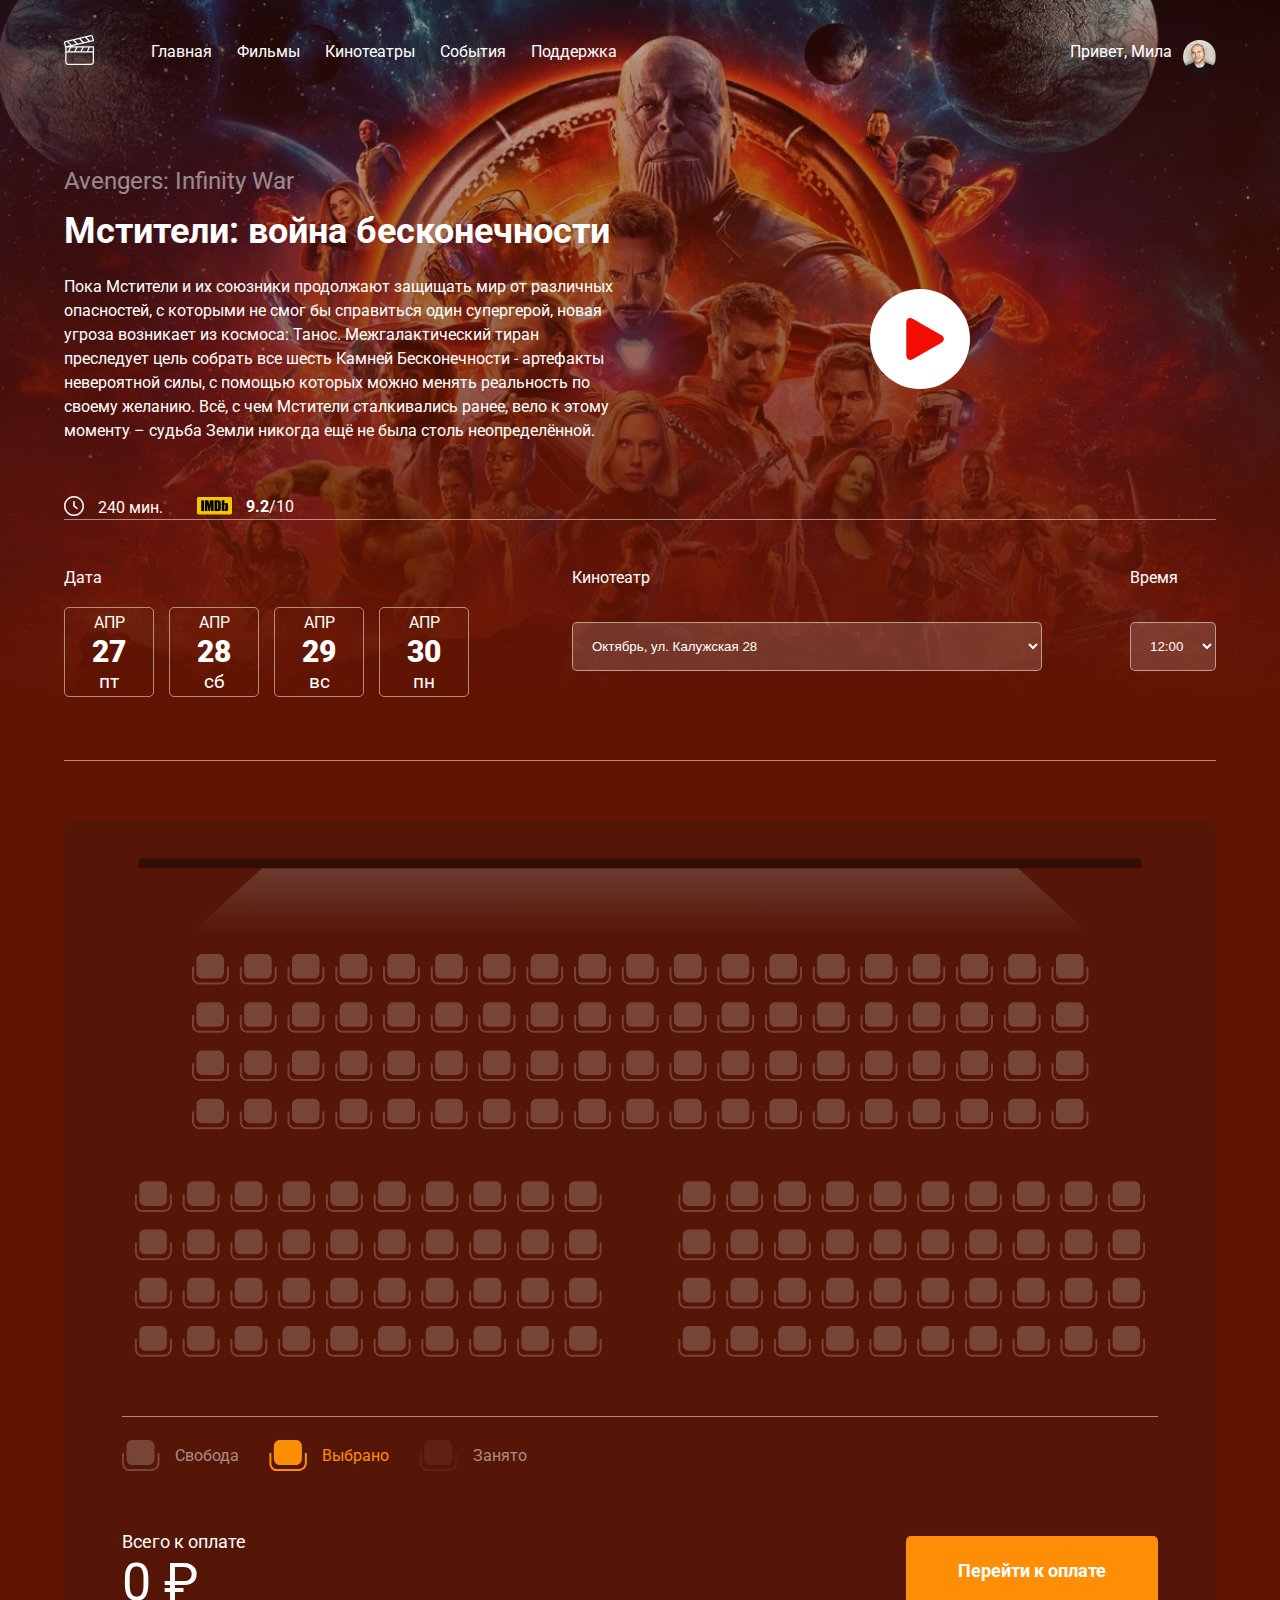
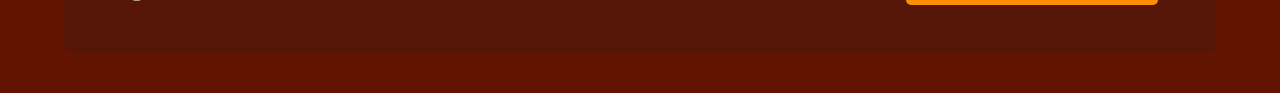
<file: index.html>
<!DOCTYPE html>
<html lang="ru">
<head>
    <meta charset="UTF-8">
    <meta http-equiv="X-UA-Compatible" content="IE=edge">
    <meta name="viewport" content="width=device-width, initial-scale=1.0">
    <title>Online Cinema</title>
    <link href="https://fonts.googleapis.com/css2?family=Roboto:wght@400;700&display=swap" rel="stylesheet"> 
    <link rel="preconnect" href="https://fonts.googleapis.com">
    <link rel="preconnect" href="https://fonts.gstatic.com" crossorigin>
    <link rel="stylesheet" type="text/css" href="CSS/Style.css">
</head>
<body>
    <header class="header">
        <div class="navbar container">
            <a href="/">
                <img src="Images/logo.png" alt="Logo">
            </a>
    
            <nav class="nav">
                <button class="m-menu">
                    <svg width="15" height="9" viewBox="0 0 15 9" fill="none" xmlns="http://www.w3.org/2000/svg">
                        <line y1="0.5" x2="15" y2="0.5" stroke="white"/>
                        <line y1="4.5" x2="15" y2="4.5" stroke="white"/>
                        <line y1="8.5" x2="15" y2="8.5" stroke="white"/>
                        </svg>                        
                </button>
                <ul class="menu">
                    <li class="menu-item">
                        <a href="#" class="menu-link">Главная</a>
                    </li>
                    <li class="menu-item">
                        <a href="#" class="menu-link">Фильмы</a>
                    </li>
                    <li class="menu-item">
                        <a href="#" class="menu-link">Кинотеатры</a>
                    </li>
                    <li class="menu-item">
                        <a href="#" class="menu-link">События</a>
                    </li>
                    <li class="menu-item">
                        <a href="#" class="menu-link">Поддержка</a>
                    </li>
                </ul>
            </nav>
    
            <div class="user">
                <span>Привет, Мила</span>
                <img class="izobr" src="Images/avatar.png" alt="Аватар">
            </div>
        </div>

        <div class="film container">

                <div class="film-info">
                    <small class="film-title-small">Avengers: Infinity War</small>
                    <h1 class="film-title">Мстители: война бесконечности</h1>
                    <p class="film-description">Пока Мстители и их союзники продолжают защищать мир от различных опасностей, 
                        с которыми не смог бы справиться один супергерой, новая угроза возникает из космоса: Танос. Межгалактический 
                        тиран преследует цель собрать все шесть Камней Бесконечности - артефакты невероятной силы, с помощью которых 
                        можно менять реальность по своему желанию. Всё, с чем Мстители сталкивались ранее, вело к этому моменту – 
                        судьба Земли никогда ещё не была столь неопределённой.
                    </p>
                    <div class="film-details">
                        <div class="time">
                            <img src="Images/clock.svg" alt="Время" class="time-icon">
                            <span class="time-counter">240 мин.</span>
                        </div>

                        <div class="rating">
                            <img src="Images/imdb.png" alt="" class="rating-icon">
                            <span class="rating-counter">
                                <strong class="rating-current">9.2</strong>/10
                            </span>
                        </div>
                    </div>
                </div>
                
                <a href="#" class="film-trailer">
                    <svg width="100" height="100" viewBox="0 0 100 100" fill="none" xmlns="http://www.w3.org/2000/svg">
                        <circle cx="50" cy="50" r="50" fill="white"/>
                        <g clip-path="url(#clip0_1_158)">
                            <path d="M43.0758 30.0033C39.3071 27.8416 36.2518 29.6125 36.2518 33.9556V66.0059C36.2518 70.3533 39.3071 72.1219 43.0758 69.9623L71.0893 53.8967C74.8592 51.7342 74.8592 48.2306 71.0893 46.0686L43.0758 30.0033Z" fill="#F20D01"/>
                        </g>
                        <defs>
                            <clipPath id="clip0_1_158">
                                <rect width="41.8013" height="41.8013" fill="white" transform="translate(34.1837 29.0816)"/>
                            </clipPath>
                        </defs>
                    </svg>                            
                </a>
            </div>
            
            <div class="session container">
                <div class="session-date">
                    <span class="session-label">Дата</span>
                    <div class="session-date-block">

                        <div class="session-date-item">
                            <span class="session-mounth">АПР</span>
                            <span class="session-day">27</span>
                            <span class="session-week">пт</span>
                        </div>

                        <div class="session-date-item">
                            <span class="session-mounth">АПР</span>
                            <span class="session-day">28</span>
                            <span class="session-week">сб</span>
                        </div>

                        <div class="session-date-item">
                            <span class="session-mounth">АПР</span>
                            <span class="session-day">29</span>
                            <span class="session-week">вс</span>
                        </div>

                        <div class="session-date-item">
                            <span class="session-mounth">АПР</span>
                            <span class="session-day">30</span>
                            <span class="session-week">пн</span>
                        </div>

                    </div>
                </div>
                <div class="session-cinema">
                    <span class="session-label">Кинотеатр</span>
                    <select class="select select-cinema" name="cinema">
                        <option value="Октябрь, ул. Калужская 28">Октябрь, ул. Калужская 28</option>
                        <option value="IMAX, ул. Ленина 12">IMAX, ул. Ленина 12</option>
                        <option value="CinemaMall, ул. Хороводная 5">CinemaMall, ул. Хороводная 5</option>
                    </select>
                </div>
                <div class="session-time">
                    <span class="session-label">Время</span>
                    <select class="select" name="cinema">
                        <option value="12:00">12:00</option>
                        <option value="16:30">16:30</option>
                        <option value="17:25">17:25</option>
                    </select>
                </div>
            </div>
    </header>
    <div class="scheme container">
        <svg class="scheme-svg" viewBox="0 0 1170 600" fill="none" xmlns="http://www.w3.org/2000/svg">
            <path class="light" d="M128 115L201.04 48H968.96L1042 115H128Z" fill="url(#paint0_linear_13_374)"/>
            <line x1="76" y1="43" x2="1094" y2="43" stroke="black" stroke-opacity="0.39" stroke-width="10"/>
            <path d="M130 158.5C130 158.526 130.001 158.551 130.003 158.577C130.096 159.791 130.537 161.596 131.588 163.128C132.666 164.699 134.409 166 137 166H159.5C159.524 166 159.548 165.999 159.571 165.997C160.899 165.903 162.851 165.373 164.496 164.072C166.181 162.738 167.5 160.622 167.5 157.5V148H165.5V157.5C165.5 159.978 164.486 161.529 163.254 162.503C161.996 163.499 160.469 163.921 159.463 164H137C135.191 164 134.018 163.134 133.237 161.997C132.44 160.835 132.08 159.413 132 158.46V148H130V158.5ZM156.5 135H140.5C137.186 135 134.5 137.686 134.5 141V154C134.5 157.314 137.186 160 140.5 160H156.5C159.814 160 162.5 157.314 162.5 154V141C162.5 137.686 159.814 135 156.5 135Z" />
            <path d="M178.5 158.5C178.5 158.526 178.501 158.551 178.503 158.577C178.596 159.791 179.037 161.596 180.088 163.128C181.166 164.699 182.909 166 185.5 166H208C208.024 166 208.048 165.999 208.071 165.997C209.399 165.903 211.351 165.373 212.996 164.072C214.681 162.738 216 160.622 216 157.5V148H214V157.5C214 159.978 212.986 161.529 211.754 162.503C210.496 163.499 208.969 163.921 207.963 164H185.5C183.691 164 182.518 163.134 181.737 161.997C180.94 160.835 180.58 159.413 180.5 158.46V148H178.5V158.5ZM205 135H189C185.686 135 183 137.686 183 141V154C183 157.314 185.686 160 189 160H205C208.314 160 211 157.314 211 154V141C211 137.686 208.314 135 205 135Z" />
            <path d="M227 158.5C227 158.526 227.001 158.551 227.003 158.577C227.096 159.791 227.537 161.596 228.588 163.128C229.666 164.699 231.409 166 234 166H256.5C256.524 166 256.548 165.999 256.571 165.997C257.899 165.903 259.851 165.373 261.496 164.072C263.181 162.738 264.5 160.622 264.5 157.5V148H262.5V157.5C262.5 159.978 261.486 161.529 260.254 162.503C258.996 163.499 257.469 163.921 256.463 164H234C232.191 164 231.018 163.134 230.237 161.997C229.44 160.835 229.08 159.413 229 158.46V148H227V158.5ZM253.5 135H237.5C234.186 135 231.5 137.686 231.5 141V154C231.5 157.314 234.186 160 237.5 160H253.5C256.814 160 259.5 157.314 259.5 154V141C259.5 137.686 256.814 135 253.5 135Z" />
            <path d="M275.5 158.5C275.5 158.526 275.501 158.551 275.503 158.577C275.596 159.791 276.037 161.596 277.088 163.128C278.166 164.699 279.909 166 282.5 166H305C305.024 166 305.048 165.999 305.071 165.997C306.399 165.903 308.351 165.373 309.996 164.072C311.681 162.738 313 160.622 313 157.5V148H311V157.5C311 159.978 309.986 161.529 308.754 162.503C307.496 163.499 305.969 163.921 304.963 164H282.5C280.691 164 279.518 163.134 278.737 161.997C277.94 160.835 277.58 159.413 277.5 158.46V148H275.5V158.5ZM302 135H286C282.686 135 280 137.686 280 141V154C280 157.314 282.686 160 286 160H302C305.314 160 308 157.314 308 154V141C308 137.686 305.314 135 302 135Z" />
            <path d="M324 158.5C324 158.526 324.001 158.551 324.003 158.577C324.096 159.791 324.537 161.596 325.588 163.128C326.666 164.699 328.409 166 331 166H353.5C353.524 166 353.548 165.999 353.571 165.997C354.899 165.903 356.851 165.373 358.496 164.072C360.181 162.738 361.5 160.622 361.5 157.5V148H359.5V157.5C359.5 159.978 358.486 161.529 357.254 162.503C355.996 163.499 354.469 163.921 353.463 164H331C329.191 164 328.018 163.134 327.237 161.997C326.44 160.835 326.08 159.413 326 158.46V148H324V158.5ZM350.5 135H334.5C331.186 135 328.5 137.686 328.5 141V154C328.5 157.314 331.186 160 334.5 160H350.5C353.814 160 356.5 157.314 356.5 154V141C356.5 137.686 353.814 135 350.5 135Z" />
            <path d="M372.5 158.5C372.5 158.526 372.501 158.551 372.503 158.577C372.596 159.791 373.037 161.596 374.088 163.128C375.166 164.699 376.909 166 379.5 166H402C402.024 166 402.048 165.999 402.071 165.997C403.399 165.903 405.351 165.373 406.996 164.072C408.681 162.738 410 160.622 410 157.5V148H408V157.5C408 159.978 406.986 161.529 405.754 162.503C404.496 163.499 402.969 163.921 401.963 164H379.5C377.691 164 376.518 163.134 375.737 161.997C374.94 160.835 374.58 159.413 374.5 158.46V148H372.5V158.5ZM399 135H383C379.686 135 377 137.686 377 141V154C377 157.314 379.686 160 383 160H399C402.314 160 405 157.314 405 154V141C405 137.686 402.314 135 399 135Z" />
            <path d="M421 158.5C421 158.526 421.001 158.551 421.003 158.577C421.096 159.791 421.537 161.596 422.588 163.128C423.666 164.699 425.409 166 428 166H450.5C450.524 166 450.548 165.999 450.571 165.997C451.899 165.903 453.851 165.373 455.496 164.072C457.181 162.738 458.5 160.622 458.5 157.5V148H456.5V157.5C456.5 159.978 455.486 161.529 454.254 162.503C452.996 163.499 451.469 163.921 450.463 164H428C426.191 164 425.018 163.134 424.237 161.997C423.44 160.835 423.08 159.413 423 158.46V148H421V158.5ZM447.5 135H431.5C428.186 135 425.5 137.686 425.5 141V154C425.5 157.314 428.186 160 431.5 160H447.5C450.814 160 453.5 157.314 453.5 154V141C453.5 137.686 450.814 135 447.5 135Z" />
            <path d="M469.5 158.5C469.5 158.526 469.501 158.551 469.503 158.577C469.596 159.791 470.037 161.596 471.088 163.128C472.166 164.699 473.909 166 476.5 166H499C499.024 166 499.048 165.999 499.071 165.997C500.399 165.903 502.351 165.373 503.996 164.072C505.681 162.738 507 160.622 507 157.5V148H505V157.5C505 159.978 503.986 161.529 502.754 162.503C501.496 163.499 499.969 163.921 498.963 164H476.5C474.691 164 473.518 163.134 472.737 161.997C471.94 160.835 471.58 159.413 471.5 158.46V148H469.5V158.5ZM496 135H480C476.686 135 474 137.686 474 141V154C474 157.314 476.686 160 480 160H496C499.314 160 502 157.314 502 154V141C502 137.686 499.314 135 496 135Z" />
            <path d="M518 158.5C518 158.526 518.001 158.551 518.003 158.577C518.096 159.791 518.537 161.596 519.588 163.128C520.666 164.699 522.409 166 525 166H547.5C547.524 166 547.548 165.999 547.571 165.997C548.899 165.903 550.851 165.373 552.496 164.072C554.181 162.738 555.5 160.622 555.5 157.5V148H553.5V157.5C553.5 159.978 552.486 161.529 551.254 162.503C549.996 163.499 548.469 163.921 547.463 164H525C523.191 164 522.018 163.134 521.237 161.997C520.44 160.835 520.08 159.413 520 158.46V148H518V158.5ZM544.5 135H528.5C525.186 135 522.5 137.686 522.5 141V154C522.5 157.314 525.186 160 528.5 160H544.5C547.814 160 550.5 157.314 550.5 154V141C550.5 137.686 547.814 135 544.5 135Z" />
            <path d="M566.5 158.5C566.5 158.526 566.501 158.551 566.503 158.577C566.596 159.791 567.037 161.596 568.088 163.128C569.166 164.699 570.909 166 573.5 166H596C596.024 166 596.048 165.999 596.071 165.997C597.399 165.903 599.351 165.373 600.996 164.072C602.681 162.738 604 160.622 604 157.5V148H602V157.5C602 159.978 600.986 161.529 599.754 162.503C598.496 163.499 596.969 163.921 595.963 164H573.5C571.691 164 570.518 163.134 569.737 161.997C568.94 160.835 568.58 159.413 568.5 158.46V148H566.5V158.5ZM593 135H577C573.686 135 571 137.686 571 141V154C571 157.314 573.686 160 577 160H593C596.314 160 599 157.314 599 154V141C599 137.686 596.314 135 593 135Z" />
            <path d="M615 158.5C615 158.526 615.001 158.551 615.003 158.577C615.096 159.791 615.537 161.596 616.588 163.128C617.666 164.699 619.409 166 622 166H644.5C644.524 166 644.548 165.999 644.571 165.997C645.899 165.903 647.851 165.373 649.496 164.072C651.181 162.738 652.5 160.622 652.5 157.5V148H650.5V157.5C650.5 159.978 649.486 161.529 648.254 162.503C646.996 163.499 645.469 163.921 644.463 164H622C620.191 164 619.018 163.134 618.237 161.997C617.44 160.835 617.08 159.413 617 158.46V148H615V158.5ZM641.5 135H625.5C622.186 135 619.5 137.686 619.5 141V154C619.5 157.314 622.186 160 625.5 160H641.5C644.814 160 647.5 157.314 647.5 154V141C647.5 137.686 644.814 135 641.5 135Z" />
            <path d="M663.5 158.5C663.5 158.526 663.501 158.551 663.503 158.577C663.596 159.791 664.037 161.596 665.088 163.128C666.166 164.699 667.909 166 670.5 166H693C693.024 166 693.048 165.999 693.071 165.997C694.399 165.903 696.351 165.373 697.996 164.072C699.681 162.738 701 160.622 701 157.5V148H699V157.5C699 159.978 697.986 161.529 696.754 162.503C695.496 163.499 693.969 163.921 692.963 164H670.5C668.691 164 667.518 163.134 666.737 161.997C665.94 160.835 665.58 159.413 665.5 158.46V148H663.5V158.5ZM690 135H674C670.686 135 668 137.686 668 141V154C668 157.314 670.686 160 674 160H690C693.314 160 696 157.314 696 154V141C696 137.686 693.314 135 690 135Z" />
            <path d="M712 158.5C712 158.526 712.001 158.551 712.003 158.577C712.096 159.791 712.537 161.596 713.588 163.128C714.666 164.699 716.409 166 719 166H741.5C741.524 166 741.548 165.999 741.571 165.997C742.899 165.903 744.851 165.373 746.496 164.072C748.181 162.738 749.5 160.622 749.5 157.5V148H747.5V157.5C747.5 159.978 746.486 161.529 745.254 162.503C743.996 163.499 742.469 163.921 741.463 164H719C717.191 164 716.018 163.134 715.237 161.997C714.44 160.835 714.08 159.413 714 158.46V148H712V158.5ZM738.5 135H722.5C719.186 135 716.5 137.686 716.5 141V154C716.5 157.314 719.186 160 722.5 160H738.5C741.814 160 744.5 157.314 744.5 154V141C744.5 137.686 741.814 135 738.5 135Z" />
            <path d="M760.5 158.5C760.5 158.526 760.501 158.551 760.503 158.577C760.596 159.791 761.037 161.596 762.088 163.128C763.166 164.699 764.909 166 767.5 166H790C790.024 166 790.048 165.999 790.071 165.997C791.399 165.903 793.351 165.373 794.996 164.072C796.681 162.738 798 160.622 798 157.5V148H796V157.5C796 159.978 794.986 161.529 793.754 162.503C792.496 163.499 790.969 163.921 789.963 164H767.5C765.691 164 764.518 163.134 763.737 161.997C762.94 160.835 762.58 159.413 762.5 158.46V148H760.5V158.5ZM787 135H771C767.686 135 765 137.686 765 141V154C765 157.314 767.686 160 771 160H787C790.314 160 793 157.314 793 154V141C793 137.686 790.314 135 787 135Z" />
            <path d="M809 158.5C809 158.526 809.001 158.551 809.003 158.577C809.096 159.791 809.537 161.596 810.588 163.128C811.666 164.699 813.409 166 816 166H838.5C838.524 166 838.548 165.999 838.571 165.997C839.899 165.903 841.851 165.373 843.496 164.072C845.181 162.738 846.5 160.622 846.5 157.5V148H844.5V157.5C844.5 159.978 843.486 161.529 842.254 162.503C840.996 163.499 839.469 163.921 838.463 164H816C814.191 164 813.018 163.134 812.237 161.997C811.44 160.835 811.08 159.413 811 158.46V148H809V158.5ZM835.5 135H819.5C816.186 135 813.5 137.686 813.5 141V154C813.5 157.314 816.186 160 819.5 160H835.5C838.814 160 841.5 157.314 841.5 154V141C841.5 137.686 838.814 135 835.5 135Z" />
            <path d="M857.5 158.5C857.5 158.526 857.501 158.551 857.503 158.577C857.596 159.791 858.037 161.596 859.088 163.128C860.166 164.699 861.909 166 864.5 166H887C887.024 166 887.048 165.999 887.071 165.997C888.399 165.903 890.351 165.373 891.996 164.072C893.681 162.738 895 160.622 895 157.5V148H893V157.5C893 159.978 891.986 161.529 890.754 162.503C889.496 163.499 887.969 163.921 886.963 164H864.5C862.691 164 861.518 163.134 860.737 161.997C859.94 160.835 859.58 159.413 859.5 158.46V148H857.5V158.5ZM884 135H868C864.686 135 862 137.686 862 141V154C862 157.314 864.686 160 868 160H884C887.314 160 890 157.314 890 154V141C890 137.686 887.314 135 884 135Z" />
            <path d="M906 158.5C906 158.526 906.001 158.551 906.003 158.577C906.096 159.791 906.537 161.596 907.588 163.128C908.666 164.699 910.409 166 913 166H935.5C935.524 166 935.548 165.999 935.571 165.997C936.899 165.903 938.851 165.373 940.496 164.072C942.181 162.738 943.5 160.622 943.5 157.5V148H941.5V157.5C941.5 159.978 940.486 161.529 939.254 162.503C937.996 163.499 936.469 163.921 935.463 164H913C911.191 164 910.018 163.134 909.237 161.997C908.44 160.835 908.08 159.413 908 158.46V148H906V158.5ZM932.5 135H916.5C913.186 135 910.5 137.686 910.5 141V154C910.5 157.314 913.186 160 916.5 160H932.5C935.814 160 938.5 157.314 938.5 154V141C938.5 137.686 935.814 135 932.5 135Z" />
            <path d="M954.5 158.5C954.5 158.526 954.501 158.551 954.503 158.577C954.596 159.791 955.037 161.596 956.088 163.128C957.166 164.699 958.909 166 961.5 166H984C984.024 166 984.048 165.999 984.071 165.997C985.399 165.903 987.351 165.373 988.996 164.072C990.681 162.738 992 160.622 992 157.5V148H990V157.5C990 159.978 988.986 161.529 987.754 162.503C986.496 163.499 984.969 163.921 983.963 164H961.5C959.691 164 958.518 163.134 957.737 161.997C956.94 160.835 956.58 159.413 956.5 158.46V148H954.5V158.5ZM981 135H965C961.686 135 959 137.686 959 141V154C959 157.314 961.686 160 965 160H981C984.314 160 987 157.314 987 154V141C987 137.686 984.314 135 981 135Z" />
            <path d="M1003 158.5C1003 158.526 1003 158.551 1003 158.577C1003.1 159.791 1003.54 161.596 1004.59 163.128C1005.67 164.699 1007.41 166 1010 166H1032.5C1032.52 166 1032.55 165.999 1032.57 165.997C1033.9 165.903 1035.85 165.373 1037.5 164.072C1039.18 162.738 1040.5 160.622 1040.5 157.5V148H1038.5V157.5C1038.5 159.978 1037.49 161.529 1036.25 162.503C1035 163.499 1033.47 163.921 1032.46 164H1010C1008.19 164 1007.02 163.134 1006.24 161.997C1005.44 160.835 1005.08 159.413 1005 158.46V148H1003V158.5ZM1029.5 135H1013.5C1010.19 135 1007.5 137.686 1007.5 141V154C1007.5 157.314 1010.19 160 1013.5 160H1029.5C1032.81 160 1035.5 157.314 1035.5 154V141C1035.5 137.686 1032.81 135 1029.5 135Z" />
            <path d="M130 207.5C130 207.526 130.001 207.551 130.003 207.577C130.096 208.791 130.537 210.596 131.588 212.128C132.666 213.699 134.409 215 137 215H159.5C159.524 215 159.548 214.999 159.571 214.997C160.899 214.903 162.851 214.373 164.496 213.072C166.181 211.738 167.5 209.622 167.5 206.5V197H165.5V206.5C165.5 208.978 164.486 210.529 163.254 211.503C161.996 212.499 160.469 212.921 159.463 213H137C135.191 213 134.018 212.134 133.237 210.997C132.44 209.835 132.08 208.413 132 207.46V197H130V207.5ZM156.5 184H140.5C137.186 184 134.5 186.686 134.5 190V203C134.5 206.314 137.186 209 140.5 209H156.5C159.814 209 162.5 206.314 162.5 203V190C162.5 186.686 159.814 184 156.5 184Z" />
            <path d="M178.5 207.5C178.5 207.526 178.501 207.551 178.503 207.577C178.596 208.791 179.037 210.596 180.088 212.128C181.166 213.699 182.909 215 185.5 215H208C208.024 215 208.048 214.999 208.071 214.997C209.399 214.903 211.351 214.373 212.996 213.072C214.681 211.738 216 209.622 216 206.5V197H214V206.5C214 208.978 212.986 210.529 211.754 211.503C210.496 212.499 208.969 212.921 207.963 213H185.5C183.691 213 182.518 212.134 181.737 210.997C180.94 209.835 180.58 208.413 180.5 207.46V197H178.5V207.5ZM205 184H189C185.686 184 183 186.686 183 190V203C183 206.314 185.686 209 189 209H205C208.314 209 211 206.314 211 203V190C211 186.686 208.314 184 205 184Z" />
            <path d="M227 207.5C227 207.526 227.001 207.551 227.003 207.577C227.096 208.791 227.537 210.596 228.588 212.128C229.666 213.699 231.409 215 234 215H256.5C256.524 215 256.548 214.999 256.571 214.997C257.899 214.903 259.851 214.373 261.496 213.072C263.181 211.738 264.5 209.622 264.5 206.5V197H262.5V206.5C262.5 208.978 261.486 210.529 260.254 211.503C258.996 212.499 257.469 212.921 256.463 213H234C232.191 213 231.018 212.134 230.237 210.997C229.44 209.835 229.08 208.413 229 207.46V197H227V207.5ZM253.5 184H237.5C234.186 184 231.5 186.686 231.5 190V203C231.5 206.314 234.186 209 237.5 209H253.5C256.814 209 259.5 206.314 259.5 203V190C259.5 186.686 256.814 184 253.5 184Z" />
            <path d="M275.5 207.5C275.5 207.526 275.501 207.551 275.503 207.577C275.596 208.791 276.037 210.596 277.088 212.128C278.166 213.699 279.909 215 282.5 215H305C305.024 215 305.048 214.999 305.071 214.997C306.399 214.903 308.351 214.373 309.996 213.072C311.681 211.738 313 209.622 313 206.5V197H311V206.5C311 208.978 309.986 210.529 308.754 211.503C307.496 212.499 305.969 212.921 304.963 213H282.5C280.691 213 279.518 212.134 278.737 210.997C277.94 209.835 277.58 208.413 277.5 207.46V197H275.5V207.5ZM302 184H286C282.686 184 280 186.686 280 190V203C280 206.314 282.686 209 286 209H302C305.314 209 308 206.314 308 203V190C308 186.686 305.314 184 302 184Z" />
            <path d="M324 207.5C324 207.526 324.001 207.551 324.003 207.577C324.096 208.791 324.537 210.596 325.588 212.128C326.666 213.699 328.409 215 331 215H353.5C353.524 215 353.548 214.999 353.571 214.997C354.899 214.903 356.851 214.373 358.496 213.072C360.181 211.738 361.5 209.622 361.5 206.5V197H359.5V206.5C359.5 208.978 358.486 210.529 357.254 211.503C355.996 212.499 354.469 212.921 353.463 213H331C329.191 213 328.018 212.134 327.237 210.997C326.44 209.835 326.08 208.413 326 207.46V197H324V207.5ZM350.5 184H334.5C331.186 184 328.5 186.686 328.5 190V203C328.5 206.314 331.186 209 334.5 209H350.5C353.814 209 356.5 206.314 356.5 203V190C356.5 186.686 353.814 184 350.5 184Z" />
            <path d="M372.5 207.5C372.5 207.526 372.501 207.551 372.503 207.577C372.596 208.791 373.037 210.596 374.088 212.128C375.166 213.699 376.909 215 379.5 215H402C402.024 215 402.048 214.999 402.071 214.997C403.399 214.903 405.351 214.373 406.996 213.072C408.681 211.738 410 209.622 410 206.5V197H408V206.5C408 208.978 406.986 210.529 405.754 211.503C404.496 212.499 402.969 212.921 401.963 213H379.5C377.691 213 376.518 212.134 375.737 210.997C374.94 209.835 374.58 208.413 374.5 207.46V197H372.5V207.5ZM399 184H383C379.686 184 377 186.686 377 190V203C377 206.314 379.686 209 383 209H399C402.314 209 405 206.314 405 203V190C405 186.686 402.314 184 399 184Z" />
            <path d="M421 207.5C421 207.526 421.001 207.551 421.003 207.577C421.096 208.791 421.537 210.596 422.588 212.128C423.666 213.699 425.409 215 428 215H450.5C450.524 215 450.548 214.999 450.571 214.997C451.899 214.903 453.851 214.373 455.496 213.072C457.181 211.738 458.5 209.622 458.5 206.5V197H456.5V206.5C456.5 208.978 455.486 210.529 454.254 211.503C452.996 212.499 451.469 212.921 450.463 213H428C426.191 213 425.018 212.134 424.237 210.997C423.44 209.835 423.08 208.413 423 207.46V197H421V207.5ZM447.5 184H431.5C428.186 184 425.5 186.686 425.5 190V203C425.5 206.314 428.186 209 431.5 209H447.5C450.814 209 453.5 206.314 453.5 203V190C453.5 186.686 450.814 184 447.5 184Z" />
            <path d="M469.5 207.5C469.5 207.526 469.501 207.551 469.503 207.577C469.596 208.791 470.037 210.596 471.088 212.128C472.166 213.699 473.909 215 476.5 215H499C499.024 215 499.048 214.999 499.071 214.997C500.399 214.903 502.351 214.373 503.996 213.072C505.681 211.738 507 209.622 507 206.5V197H505V206.5C505 208.978 503.986 210.529 502.754 211.503C501.496 212.499 499.969 212.921 498.963 213H476.5C474.691 213 473.518 212.134 472.737 210.997C471.94 209.835 471.58 208.413 471.5 207.46V197H469.5V207.5ZM496 184H480C476.686 184 474 186.686 474 190V203C474 206.314 476.686 209 480 209H496C499.314 209 502 206.314 502 203V190C502 186.686 499.314 184 496 184Z" />
            <path d="M518 207.5C518 207.526 518.001 207.551 518.003 207.577C518.096 208.791 518.537 210.596 519.588 212.128C520.666 213.699 522.409 215 525 215H547.5C547.524 215 547.548 214.999 547.571 214.997C548.899 214.903 550.851 214.373 552.496 213.072C554.181 211.738 555.5 209.622 555.5 206.5V197H553.5V206.5C553.5 208.978 552.486 210.529 551.254 211.503C549.996 212.499 548.469 212.921 547.463 213H525C523.191 213 522.018 212.134 521.237 210.997C520.44 209.835 520.08 208.413 520 207.46V197H518V207.5ZM544.5 184H528.5C525.186 184 522.5 186.686 522.5 190V203C522.5 206.314 525.186 209 528.5 209H544.5C547.814 209 550.5 206.314 550.5 203V190C550.5 186.686 547.814 184 544.5 184Z" />
            <path d="M566.5 207.5C566.5 207.526 566.501 207.551 566.503 207.577C566.596 208.791 567.037 210.596 568.088 212.128C569.166 213.699 570.909 215 573.5 215H596C596.024 215 596.048 214.999 596.071 214.997C597.399 214.903 599.351 214.373 600.996 213.072C602.681 211.738 604 209.622 604 206.5V197H602V206.5C602 208.978 600.986 210.529 599.754 211.503C598.496 212.499 596.969 212.921 595.963 213H573.5C571.691 213 570.518 212.134 569.737 210.997C568.94 209.835 568.58 208.413 568.5 207.46V197H566.5V207.5ZM593 184H577C573.686 184 571 186.686 571 190V203C571 206.314 573.686 209 577 209H593C596.314 209 599 206.314 599 203V190C599 186.686 596.314 184 593 184Z" />
            <path d="M615 207.5C615 207.526 615.001 207.551 615.003 207.577C615.096 208.791 615.537 210.596 616.588 212.128C617.666 213.699 619.409 215 622 215H644.5C644.524 215 644.548 214.999 644.571 214.997C645.899 214.903 647.851 214.373 649.496 213.072C651.181 211.738 652.5 209.622 652.5 206.5V197H650.5V206.5C650.5 208.978 649.486 210.529 648.254 211.503C646.996 212.499 645.469 212.921 644.463 213H622C620.191 213 619.018 212.134 618.237 210.997C617.44 209.835 617.08 208.413 617 207.46V197H615V207.5ZM641.5 184H625.5C622.186 184 619.5 186.686 619.5 190V203C619.5 206.314 622.186 209 625.5 209H641.5C644.814 209 647.5 206.314 647.5 203V190C647.5 186.686 644.814 184 641.5 184Z" />
            <path d="M663.5 207.5C663.5 207.526 663.501 207.551 663.503 207.577C663.596 208.791 664.037 210.596 665.088 212.128C666.166 213.699 667.909 215 670.5 215H693C693.024 215 693.048 214.999 693.071 214.997C694.399 214.903 696.351 214.373 697.996 213.072C699.681 211.738 701 209.622 701 206.5V197H699V206.5C699 208.978 697.986 210.529 696.754 211.503C695.496 212.499 693.969 212.921 692.963 213H670.5C668.691 213 667.518 212.134 666.737 210.997C665.94 209.835 665.58 208.413 665.5 207.46V197H663.5V207.5ZM690 184H674C670.686 184 668 186.686 668 190V203C668 206.314 670.686 209 674 209H690C693.314 209 696 206.314 696 203V190C696 186.686 693.314 184 690 184Z" />
            <path d="M712 207.5C712 207.526 712.001 207.551 712.003 207.577C712.096 208.791 712.537 210.596 713.588 212.128C714.666 213.699 716.409 215 719 215H741.5C741.524 215 741.548 214.999 741.571 214.997C742.899 214.903 744.851 214.373 746.496 213.072C748.181 211.738 749.5 209.622 749.5 206.5V197H747.5V206.5C747.5 208.978 746.486 210.529 745.254 211.503C743.996 212.499 742.469 212.921 741.463 213H719C717.191 213 716.018 212.134 715.237 210.997C714.44 209.835 714.08 208.413 714 207.46V197H712V207.5ZM738.5 184H722.5C719.186 184 716.5 186.686 716.5 190V203C716.5 206.314 719.186 209 722.5 209H738.5C741.814 209 744.5 206.314 744.5 203V190C744.5 186.686 741.814 184 738.5 184Z" />
            <path d="M760.5 207.5C760.5 207.526 760.501 207.551 760.503 207.577C760.596 208.791 761.037 210.596 762.088 212.128C763.166 213.699 764.909 215 767.5 215H790C790.024 215 790.048 214.999 790.071 214.997C791.399 214.903 793.351 214.373 794.996 213.072C796.681 211.738 798 209.622 798 206.5V197H796V206.5C796 208.978 794.986 210.529 793.754 211.503C792.496 212.499 790.969 212.921 789.963 213H767.5C765.691 213 764.518 212.134 763.737 210.997C762.94 209.835 762.58 208.413 762.5 207.46V197H760.5V207.5ZM787 184H771C767.686 184 765 186.686 765 190V203C765 206.314 767.686 209 771 209H787C790.314 209 793 206.314 793 203V190C793 186.686 790.314 184 787 184Z" />
            <path d="M809 207.5C809 207.526 809.001 207.551 809.003 207.577C809.096 208.791 809.537 210.596 810.588 212.128C811.666 213.699 813.409 215 816 215H838.5C838.524 215 838.548 214.999 838.571 214.997C839.899 214.903 841.851 214.373 843.496 213.072C845.181 211.738 846.5 209.622 846.5 206.5V197H844.5V206.5C844.5 208.978 843.486 210.529 842.254 211.503C840.996 212.499 839.469 212.921 838.463 213H816C814.191 213 813.018 212.134 812.237 210.997C811.44 209.835 811.08 208.413 811 207.46V197H809V207.5ZM835.5 184H819.5C816.186 184 813.5 186.686 813.5 190V203C813.5 206.314 816.186 209 819.5 209H835.5C838.814 209 841.5 206.314 841.5 203V190C841.5 186.686 838.814 184 835.5 184Z" />
            <path d="M857.5 207.5C857.5 207.526 857.501 207.551 857.503 207.577C857.596 208.791 858.037 210.596 859.088 212.128C860.166 213.699 861.909 215 864.5 215H887C887.024 215 887.048 214.999 887.071 214.997C888.399 214.903 890.351 214.373 891.996 213.072C893.681 211.738 895 209.622 895 206.5V197H893V206.5C893 208.978 891.986 210.529 890.754 211.503C889.496 212.499 887.969 212.921 886.963 213H864.5C862.691 213 861.518 212.134 860.737 210.997C859.94 209.835 859.58 208.413 859.5 207.46V197H857.5V207.5ZM884 184H868C864.686 184 862 186.686 862 190V203C862 206.314 864.686 209 868 209H884C887.314 209 890 206.314 890 203V190C890 186.686 887.314 184 884 184Z" />
            <path d="M906 207.5C906 207.526 906.001 207.551 906.003 207.577C906.096 208.791 906.537 210.596 907.588 212.128C908.666 213.699 910.409 215 913 215H935.5C935.524 215 935.548 214.999 935.571 214.997C936.899 214.903 938.851 214.373 940.496 213.072C942.181 211.738 943.5 209.622 943.5 206.5V197H941.5V206.5C941.5 208.978 940.486 210.529 939.254 211.503C937.996 212.499 936.469 212.921 935.463 213H913C911.191 213 910.018 212.134 909.237 210.997C908.44 209.835 908.08 208.413 908 207.46V197H906V207.5ZM932.5 184H916.5C913.186 184 910.5 186.686 910.5 190V203C910.5 206.314 913.186 209 916.5 209H932.5C935.814 209 938.5 206.314 938.5 203V190C938.5 186.686 935.814 184 932.5 184Z" />
            <path d="M954.5 207.5C954.5 207.526 954.501 207.551 954.503 207.577C954.596 208.791 955.037 210.596 956.088 212.128C957.166 213.699 958.909 215 961.5 215H984C984.024 215 984.048 214.999 984.071 214.997C985.399 214.903 987.351 214.373 988.996 213.072C990.681 211.738 992 209.622 992 206.5V197H990V206.5C990 208.978 988.986 210.529 987.754 211.503C986.496 212.499 984.969 212.921 983.963 213H961.5C959.691 213 958.518 212.134 957.737 210.997C956.94 209.835 956.58 208.413 956.5 207.46V197H954.5V207.5ZM981 184H965C961.686 184 959 186.686 959 190V203C959 206.314 961.686 209 965 209H981C984.314 209 987 206.314 987 203V190C987 186.686 984.314 184 981 184Z" />
            <path d="M1003 207.5C1003 207.526 1003 207.551 1003 207.577C1003.1 208.791 1003.54 210.596 1004.59 212.128C1005.67 213.699 1007.41 215 1010 215H1032.5C1032.52 215 1032.55 214.999 1032.57 214.997C1033.9 214.903 1035.85 214.373 1037.5 213.072C1039.18 211.738 1040.5 209.622 1040.5 206.5V197H1038.5V206.5C1038.5 208.978 1037.49 210.529 1036.25 211.503C1035 212.499 1033.47 212.921 1032.46 213H1010C1008.19 213 1007.02 212.134 1006.24 210.997C1005.44 209.835 1005.08 208.413 1005 207.46V197H1003V207.5ZM1029.5 184H1013.5C1010.19 184 1007.5 186.686 1007.5 190V203C1007.5 206.314 1010.19 209 1013.5 209H1029.5C1032.81 209 1035.5 206.314 1035.5 203V190C1035.5 186.686 1032.81 184 1029.5 184Z" />
            <path d="M130 256.5C130 256.526 130.001 256.551 130.003 256.577C130.096 257.791 130.537 259.596 131.588 261.128C132.666 262.699 134.409 264 137 264H159.5C159.524 264 159.548 263.999 159.571 263.997C160.899 263.903 162.851 263.373 164.496 262.072C166.181 260.738 167.5 258.622 167.5 255.5V246H165.5V255.5C165.5 257.978 164.486 259.529 163.254 260.503C161.996 261.499 160.469 261.921 159.463 262H137C135.191 262 134.018 261.134 133.237 259.997C132.44 258.835 132.08 257.413 132 256.46V246H130V256.5ZM156.5 233H140.5C137.186 233 134.5 235.686 134.5 239V252C134.5 255.314 137.186 258 140.5 258H156.5C159.814 258 162.5 255.314 162.5 252V239C162.5 235.686 159.814 233 156.5 233Z" />
            <path d="M178.5 256.5C178.5 256.526 178.501 256.551 178.503 256.577C178.596 257.791 179.037 259.596 180.088 261.128C181.166 262.699 182.909 264 185.5 264H208C208.024 264 208.048 263.999 208.071 263.997C209.399 263.903 211.351 263.373 212.996 262.072C214.681 260.738 216 258.622 216 255.5V246H214V255.5C214 257.978 212.986 259.529 211.754 260.503C210.496 261.499 208.969 261.921 207.963 262H185.5C183.691 262 182.518 261.134 181.737 259.997C180.94 258.835 180.58 257.413 180.5 256.46V246H178.5V256.5ZM205 233H189C185.686 233 183 235.686 183 239V252C183 255.314 185.686 258 189 258H205C208.314 258 211 255.314 211 252V239C211 235.686 208.314 233 205 233Z" />
            <path d="M227 256.5C227 256.526 227.001 256.551 227.003 256.577C227.096 257.791 227.537 259.596 228.588 261.128C229.666 262.699 231.409 264 234 264H256.5C256.524 264 256.548 263.999 256.571 263.997C257.899 263.903 259.851 263.373 261.496 262.072C263.181 260.738 264.5 258.622 264.5 255.5V246H262.5V255.5C262.5 257.978 261.486 259.529 260.254 260.503C258.996 261.499 257.469 261.921 256.463 262H234C232.191 262 231.018 261.134 230.237 259.997C229.44 258.835 229.08 257.413 229 256.46V246H227V256.5ZM253.5 233H237.5C234.186 233 231.5 235.686 231.5 239V252C231.5 255.314 234.186 258 237.5 258H253.5C256.814 258 259.5 255.314 259.5 252V239C259.5 235.686 256.814 233 253.5 233Z" />
            <path d="M275.5 256.5C275.5 256.526 275.501 256.551 275.503 256.577C275.596 257.791 276.037 259.596 277.088 261.128C278.166 262.699 279.909 264 282.5 264H305C305.024 264 305.048 263.999 305.071 263.997C306.399 263.903 308.351 263.373 309.996 262.072C311.681 260.738 313 258.622 313 255.5V246H311V255.5C311 257.978 309.986 259.529 308.754 260.503C307.496 261.499 305.969 261.921 304.963 262H282.5C280.691 262 279.518 261.134 278.737 259.997C277.94 258.835 277.58 257.413 277.5 256.46V246H275.5V256.5ZM302 233H286C282.686 233 280 235.686 280 239V252C280 255.314 282.686 258 286 258H302C305.314 258 308 255.314 308 252V239C308 235.686 305.314 233 302 233Z" />
            <path d="M324 256.5C324 256.526 324.001 256.551 324.003 256.577C324.096 257.791 324.537 259.596 325.588 261.128C326.666 262.699 328.409 264 331 264H353.5C353.524 264 353.548 263.999 353.571 263.997C354.899 263.903 356.851 263.373 358.496 262.072C360.181 260.738 361.5 258.622 361.5 255.5V246H359.5V255.5C359.5 257.978 358.486 259.529 357.254 260.503C355.996 261.499 354.469 261.921 353.463 262H331C329.191 262 328.018 261.134 327.237 259.997C326.44 258.835 326.08 257.413 326 256.46V246H324V256.5ZM350.5 233H334.5C331.186 233 328.5 235.686 328.5 239V252C328.5 255.314 331.186 258 334.5 258H350.5C353.814 258 356.5 255.314 356.5 252V239C356.5 235.686 353.814 233 350.5 233Z" />
            <path d="M372.5 256.5C372.5 256.526 372.501 256.551 372.503 256.577C372.596 257.791 373.037 259.596 374.088 261.128C375.166 262.699 376.909 264 379.5 264H402C402.024 264 402.048 263.999 402.071 263.997C403.399 263.903 405.351 263.373 406.996 262.072C408.681 260.738 410 258.622 410 255.5V246H408V255.5C408 257.978 406.986 259.529 405.754 260.503C404.496 261.499 402.969 261.921 401.963 262H379.5C377.691 262 376.518 261.134 375.737 259.997C374.94 258.835 374.58 257.413 374.5 256.46V246H372.5V256.5ZM399 233H383C379.686 233 377 235.686 377 239V252C377 255.314 379.686 258 383 258H399C402.314 258 405 255.314 405 252V239C405 235.686 402.314 233 399 233Z" />
            <path d="M421 256.5C421 256.526 421.001 256.551 421.003 256.577C421.096 257.791 421.537 259.596 422.588 261.128C423.666 262.699 425.409 264 428 264H450.5C450.524 264 450.548 263.999 450.571 263.997C451.899 263.903 453.851 263.373 455.496 262.072C457.181 260.738 458.5 258.622 458.5 255.5V246H456.5V255.5C456.5 257.978 455.486 259.529 454.254 260.503C452.996 261.499 451.469 261.921 450.463 262H428C426.191 262 425.018 261.134 424.237 259.997C423.44 258.835 423.08 257.413 423 256.46V246H421V256.5ZM447.5 233H431.5C428.186 233 425.5 235.686 425.5 239V252C425.5 255.314 428.186 258 431.5 258H447.5C450.814 258 453.5 255.314 453.5 252V239C453.5 235.686 450.814 233 447.5 233Z" />
            <path d="M469.5 256.5C469.5 256.526 469.501 256.551 469.503 256.577C469.596 257.791 470.037 259.596 471.088 261.128C472.166 262.699 473.909 264 476.5 264H499C499.024 264 499.048 263.999 499.071 263.997C500.399 263.903 502.351 263.373 503.996 262.072C505.681 260.738 507 258.622 507 255.5V246H505V255.5C505 257.978 503.986 259.529 502.754 260.503C501.496 261.499 499.969 261.921 498.963 262H476.5C474.691 262 473.518 261.134 472.737 259.997C471.94 258.835 471.58 257.413 471.5 256.46V246H469.5V256.5ZM496 233H480C476.686 233 474 235.686 474 239V252C474 255.314 476.686 258 480 258H496C499.314 258 502 255.314 502 252V239C502 235.686 499.314 233 496 233Z" />
            <path d="M518 256.5C518 256.526 518.001 256.551 518.003 256.577C518.096 257.791 518.537 259.596 519.588 261.128C520.666 262.699 522.409 264 525 264H547.5C547.524 264 547.548 263.999 547.571 263.997C548.899 263.903 550.851 263.373 552.496 262.072C554.181 260.738 555.5 258.622 555.5 255.5V246H553.5V255.5C553.5 257.978 552.486 259.529 551.254 260.503C549.996 261.499 548.469 261.921 547.463 262H525C523.191 262 522.018 261.134 521.237 259.997C520.44 258.835 520.08 257.413 520 256.46V246H518V256.5ZM544.5 233H528.5C525.186 233 522.5 235.686 522.5 239V252C522.5 255.314 525.186 258 528.5 258H544.5C547.814 258 550.5 255.314 550.5 252V239C550.5 235.686 547.814 233 544.5 233Z" />
            <path d="M566.5 256.5C566.5 256.526 566.501 256.551 566.503 256.577C566.596 257.791 567.037 259.596 568.088 261.128C569.166 262.699 570.909 264 573.5 264H596C596.024 264 596.048 263.999 596.071 263.997C597.399 263.903 599.351 263.373 600.996 262.072C602.681 260.738 604 258.622 604 255.5V246H602V255.5C602 257.978 600.986 259.529 599.754 260.503C598.496 261.499 596.969 261.921 595.963 262H573.5C571.691 262 570.518 261.134 569.737 259.997C568.94 258.835 568.58 257.413 568.5 256.46V246H566.5V256.5ZM593 233H577C573.686 233 571 235.686 571 239V252C571 255.314 573.686 258 577 258H593C596.314 258 599 255.314 599 252V239C599 235.686 596.314 233 593 233Z" />
            <path d="M615 256.5C615 256.526 615.001 256.551 615.003 256.577C615.096 257.791 615.537 259.596 616.588 261.128C617.666 262.699 619.409 264 622 264H644.5C644.524 264 644.548 263.999 644.571 263.997C645.899 263.903 647.851 263.373 649.496 262.072C651.181 260.738 652.5 258.622 652.5 255.5V246H650.5V255.5C650.5 257.978 649.486 259.529 648.254 260.503C646.996 261.499 645.469 261.921 644.463 262H622C620.191 262 619.018 261.134 618.237 259.997C617.44 258.835 617.08 257.413 617 256.46V246H615V256.5ZM641.5 233H625.5C622.186 233 619.5 235.686 619.5 239V252C619.5 255.314 622.186 258 625.5 258H641.5C644.814 258 647.5 255.314 647.5 252V239C647.5 235.686 644.814 233 641.5 233Z" />
            <path d="M663.5 256.5C663.5 256.526 663.501 256.551 663.503 256.577C663.596 257.791 664.037 259.596 665.088 261.128C666.166 262.699 667.909 264 670.5 264H693C693.024 264 693.048 263.999 693.071 263.997C694.399 263.903 696.351 263.373 697.996 262.072C699.681 260.738 701 258.622 701 255.5V246H699V255.5C699 257.978 697.986 259.529 696.754 260.503C695.496 261.499 693.969 261.921 692.963 262H670.5C668.691 262 667.518 261.134 666.737 259.997C665.94 258.835 665.58 257.413 665.5 256.46V246H663.5V256.5ZM690 233H674C670.686 233 668 235.686 668 239V252C668 255.314 670.686 258 674 258H690C693.314 258 696 255.314 696 252V239C696 235.686 693.314 233 690 233Z" />
            <path d="M712 256.5C712 256.526 712.001 256.551 712.003 256.577C712.096 257.791 712.537 259.596 713.588 261.128C714.666 262.699 716.409 264 719 264H741.5C741.524 264 741.548 263.999 741.571 263.997C742.899 263.903 744.851 263.373 746.496 262.072C748.181 260.738 749.5 258.622 749.5 255.5V246H747.5V255.5C747.5 257.978 746.486 259.529 745.254 260.503C743.996 261.499 742.469 261.921 741.463 262H719C717.191 262 716.018 261.134 715.237 259.997C714.44 258.835 714.08 257.413 714 256.46V246H712V256.5ZM738.5 233H722.5C719.186 233 716.5 235.686 716.5 239V252C716.5 255.314 719.186 258 722.5 258H738.5C741.814 258 744.5 255.314 744.5 252V239C744.5 235.686 741.814 233 738.5 233Z" />
            <path d="M760.5 256.5C760.5 256.526 760.501 256.551 760.503 256.577C760.596 257.791 761.037 259.596 762.088 261.128C763.166 262.699 764.909 264 767.5 264H790C790.024 264 790.048 263.999 790.071 263.997C791.399 263.903 793.351 263.373 794.996 262.072C796.681 260.738 798 258.622 798 255.5V246H796V255.5C796 257.978 794.986 259.529 793.754 260.503C792.496 261.499 790.969 261.921 789.963 262H767.5C765.691 262 764.518 261.134 763.737 259.997C762.94 258.835 762.58 257.413 762.5 256.46V246H760.5V256.5ZM787 233H771C767.686 233 765 235.686 765 239V252C765 255.314 767.686 258 771 258H787C790.314 258 793 255.314 793 252V239C793 235.686 790.314 233 787 233Z" />
            <path d="M809 256.5C809 256.526 809.001 256.551 809.003 256.577C809.096 257.791 809.537 259.596 810.588 261.128C811.666 262.699 813.409 264 816 264H838.5C838.524 264 838.548 263.999 838.571 263.997C839.899 263.903 841.851 263.373 843.496 262.072C845.181 260.738 846.5 258.622 846.5 255.5V246H844.5V255.5C844.5 257.978 843.486 259.529 842.254 260.503C840.996 261.499 839.469 261.921 838.463 262H816C814.191 262 813.018 261.134 812.237 259.997C811.44 258.835 811.08 257.413 811 256.46V246H809V256.5ZM835.5 233H819.5C816.186 233 813.5 235.686 813.5 239V252C813.5 255.314 816.186 258 819.5 258H835.5C838.814 258 841.5 255.314 841.5 252V239C841.5 235.686 838.814 233 835.5 233Z" />
            <path d="M857.5 256.5C857.5 256.526 857.501 256.551 857.503 256.577C857.596 257.791 858.037 259.596 859.088 261.128C860.166 262.699 861.909 264 864.5 264H887C887.024 264 887.048 263.999 887.071 263.997C888.399 263.903 890.351 263.373 891.996 262.072C893.681 260.738 895 258.622 895 255.5V246H893V255.5C893 257.978 891.986 259.529 890.754 260.503C889.496 261.499 887.969 261.921 886.963 262H864.5C862.691 262 861.518 261.134 860.737 259.997C859.94 258.835 859.58 257.413 859.5 256.46V246H857.5V256.5ZM884 233H868C864.686 233 862 235.686 862 239V252C862 255.314 864.686 258 868 258H884C887.314 258 890 255.314 890 252V239C890 235.686 887.314 233 884 233Z" />
            <path d="M906 256.5C906 256.526 906.001 256.551 906.003 256.577C906.096 257.791 906.537 259.596 907.588 261.128C908.666 262.699 910.409 264 913 264H935.5C935.524 264 935.548 263.999 935.571 263.997C936.899 263.903 938.851 263.373 940.496 262.072C942.181 260.738 943.5 258.622 943.5 255.5V246H941.5V255.5C941.5 257.978 940.486 259.529 939.254 260.503C937.996 261.499 936.469 261.921 935.463 262H913C911.191 262 910.018 261.134 909.237 259.997C908.44 258.835 908.08 257.413 908 256.46V246H906V256.5ZM932.5 233H916.5C913.186 233 910.5 235.686 910.5 239V252C910.5 255.314 913.186 258 916.5 258H932.5C935.814 258 938.5 255.314 938.5 252V239C938.5 235.686 935.814 233 932.5 233Z" />
            <path d="M954.5 256.5C954.5 256.526 954.501 256.551 954.503 256.577C954.596 257.791 955.037 259.596 956.088 261.128C957.166 262.699 958.909 264 961.5 264H984C984.024 264 984.048 263.999 984.071 263.997C985.399 263.903 987.351 263.373 988.996 262.072C990.681 260.738 992 258.622 992 255.5V246H990V255.5C990 257.978 988.986 259.529 987.754 260.503C986.496 261.499 984.969 261.921 983.963 262H961.5C959.691 262 958.518 261.134 957.737 259.997C956.94 258.835 956.58 257.413 956.5 256.46V246H954.5V256.5ZM981 233H965C961.686 233 959 235.686 959 239V252C959 255.314 961.686 258 965 258H981C984.314 258 987 255.314 987 252V239C987 235.686 984.314 233 981 233Z" />
            <path d="M1003 256.5C1003 256.526 1003 256.551 1003 256.577C1003.1 257.791 1003.54 259.596 1004.59 261.128C1005.67 262.699 1007.41 264 1010 264H1032.5C1032.52 264 1032.55 263.999 1032.57 263.997C1033.9 263.903 1035.85 263.373 1037.5 262.072C1039.18 260.738 1040.5 258.622 1040.5 255.5V246H1038.5V255.5C1038.5 257.978 1037.49 259.529 1036.25 260.503C1035 261.499 1033.47 261.921 1032.46 262H1010C1008.19 262 1007.02 261.134 1006.24 259.997C1005.44 258.835 1005.08 257.413 1005 256.46V246H1003V256.5ZM1029.5 233H1013.5C1010.19 233 1007.5 235.686 1007.5 239V252C1007.5 255.314 1010.19 258 1013.5 258H1029.5C1032.81 258 1035.5 255.314 1035.5 252V239C1035.5 235.686 1032.81 233 1029.5 233Z" />
            <path d="M130 305.5C130 305.526 130.001 305.551 130.003 305.577C130.096 306.791 130.537 308.596 131.588 310.128C132.666 311.699 134.409 313 137 313H159.5C159.524 313 159.548 312.999 159.571 312.997C160.899 312.903 162.851 312.373 164.496 311.072C166.181 309.738 167.5 307.622 167.5 304.5V295H165.5V304.5C165.5 306.978 164.486 308.529 163.254 309.503C161.996 310.499 160.469 310.921 159.463 311H137C135.191 311 134.018 310.134 133.237 308.997C132.44 307.835 132.08 306.413 132 305.46V295H130V305.5ZM156.5 282H140.5C137.186 282 134.5 284.686 134.5 288V301C134.5 304.314 137.186 307 140.5 307H156.5C159.814 307 162.5 304.314 162.5 301V288C162.5 284.686 159.814 282 156.5 282Z" />
            <path d="M178.5 305.5C178.5 305.526 178.501 305.551 178.503 305.577C178.596 306.791 179.037 308.596 180.088 310.128C181.166 311.699 182.909 313 185.5 313H208C208.024 313 208.048 312.999 208.071 312.997C209.399 312.903 211.351 312.373 212.996 311.072C214.681 309.738 216 307.622 216 304.5V295H214V304.5C214 306.978 212.986 308.529 211.754 309.503C210.496 310.499 208.969 310.921 207.963 311H185.5C183.691 311 182.518 310.134 181.737 308.997C180.94 307.835 180.58 306.413 180.5 305.46V295H178.5V305.5ZM205 282H189C185.686 282 183 284.686 183 288V301C183 304.314 185.686 307 189 307H205C208.314 307 211 304.314 211 301V288C211 284.686 208.314 282 205 282Z" />
            <path d="M227 305.5C227 305.526 227.001 305.551 227.003 305.577C227.096 306.791 227.537 308.596 228.588 310.128C229.666 311.699 231.409 313 234 313H256.5C256.524 313 256.548 312.999 256.571 312.997C257.899 312.903 259.851 312.373 261.496 311.072C263.181 309.738 264.5 307.622 264.5 304.5V295H262.5V304.5C262.5 306.978 261.486 308.529 260.254 309.503C258.996 310.499 257.469 310.921 256.463 311H234C232.191 311 231.018 310.134 230.237 308.997C229.44 307.835 229.08 306.413 229 305.46V295H227V305.5ZM253.5 282H237.5C234.186 282 231.5 284.686 231.5 288V301C231.5 304.314 234.186 307 237.5 307H253.5C256.814 307 259.5 304.314 259.5 301V288C259.5 284.686 256.814 282 253.5 282Z" />
            <path d="M275.5 305.5C275.5 305.526 275.501 305.551 275.503 305.577C275.596 306.791 276.037 308.596 277.088 310.128C278.166 311.699 279.909 313 282.5 313H305C305.024 313 305.048 312.999 305.071 312.997C306.399 312.903 308.351 312.373 309.996 311.072C311.681 309.738 313 307.622 313 304.5V295H311V304.5C311 306.978 309.986 308.529 308.754 309.503C307.496 310.499 305.969 310.921 304.963 311H282.5C280.691 311 279.518 310.134 278.737 308.997C277.94 307.835 277.58 306.413 277.5 305.46V295H275.5V305.5ZM302 282H286C282.686 282 280 284.686 280 288V301C280 304.314 282.686 307 286 307H302C305.314 307 308 304.314 308 301V288C308 284.686 305.314 282 302 282Z" />
            <path d="M324 305.5C324 305.526 324.001 305.551 324.003 305.577C324.096 306.791 324.537 308.596 325.588 310.128C326.666 311.699 328.409 313 331 313H353.5C353.524 313 353.548 312.999 353.571 312.997C354.899 312.903 356.851 312.373 358.496 311.072C360.181 309.738 361.5 307.622 361.5 304.5V295H359.5V304.5C359.5 306.978 358.486 308.529 357.254 309.503C355.996 310.499 354.469 310.921 353.463 311H331C329.191 311 328.018 310.134 327.237 308.997C326.44 307.835 326.08 306.413 326 305.46V295H324V305.5ZM350.5 282H334.5C331.186 282 328.5 284.686 328.5 288V301C328.5 304.314 331.186 307 334.5 307H350.5C353.814 307 356.5 304.314 356.5 301V288C356.5 284.686 353.814 282 350.5 282Z" />
            <path d="M372.5 305.5C372.5 305.526 372.501 305.551 372.503 305.577C372.596 306.791 373.037 308.596 374.088 310.128C375.166 311.699 376.909 313 379.5 313H402C402.024 313 402.048 312.999 402.071 312.997C403.399 312.903 405.351 312.373 406.996 311.072C408.681 309.738 410 307.622 410 304.5V295H408V304.5C408 306.978 406.986 308.529 405.754 309.503C404.496 310.499 402.969 310.921 401.963 311H379.5C377.691 311 376.518 310.134 375.737 308.997C374.94 307.835 374.58 306.413 374.5 305.46V295H372.5V305.5ZM399 282H383C379.686 282 377 284.686 377 288V301C377 304.314 379.686 307 383 307H399C402.314 307 405 304.314 405 301V288C405 284.686 402.314 282 399 282Z" />
            <path d="M421 305.5C421 305.526 421.001 305.551 421.003 305.577C421.096 306.791 421.537 308.596 422.588 310.128C423.666 311.699 425.409 313 428 313H450.5C450.524 313 450.548 312.999 450.571 312.997C451.899 312.903 453.851 312.373 455.496 311.072C457.181 309.738 458.5 307.622 458.5 304.5V295H456.5V304.5C456.5 306.978 455.486 308.529 454.254 309.503C452.996 310.499 451.469 310.921 450.463 311H428C426.191 311 425.018 310.134 424.237 308.997C423.44 307.835 423.08 306.413 423 305.46V295H421V305.5ZM447.5 282H431.5C428.186 282 425.5 284.686 425.5 288V301C425.5 304.314 428.186 307 431.5 307H447.5C450.814 307 453.5 304.314 453.5 301V288C453.5 284.686 450.814 282 447.5 282Z" />
            <path d="M469.5 305.5C469.5 305.526 469.501 305.551 469.503 305.577C469.596 306.791 470.037 308.596 471.088 310.128C472.166 311.699 473.909 313 476.5 313H499C499.024 313 499.048 312.999 499.071 312.997C500.399 312.903 502.351 312.373 503.996 311.072C505.681 309.738 507 307.622 507 304.5V295H505V304.5C505 306.978 503.986 308.529 502.754 309.503C501.496 310.499 499.969 310.921 498.963 311H476.5C474.691 311 473.518 310.134 472.737 308.997C471.94 307.835 471.58 306.413 471.5 305.46V295H469.5V305.5ZM496 282H480C476.686 282 474 284.686 474 288V301C474 304.314 476.686 307 480 307H496C499.314 307 502 304.314 502 301V288C502 284.686 499.314 282 496 282Z" />
            <path d="M518 305.5C518 305.526 518.001 305.551 518.003 305.577C518.096 306.791 518.537 308.596 519.588 310.128C520.666 311.699 522.409 313 525 313H547.5C547.524 313 547.548 312.999 547.571 312.997C548.899 312.903 550.851 312.373 552.496 311.072C554.181 309.738 555.5 307.622 555.5 304.5V295H553.5V304.5C553.5 306.978 552.486 308.529 551.254 309.503C549.996 310.499 548.469 310.921 547.463 311H525C523.191 311 522.018 310.134 521.237 308.997C520.44 307.835 520.08 306.413 520 305.46V295H518V305.5ZM544.5 282H528.5C525.186 282 522.5 284.686 522.5 288V301C522.5 304.314 525.186 307 528.5 307H544.5C547.814 307 550.5 304.314 550.5 301V288C550.5 284.686 547.814 282 544.5 282Z" />
            <path d="M566.5 305.5C566.5 305.526 566.501 305.551 566.503 305.577C566.596 306.791 567.037 308.596 568.088 310.128C569.166 311.699 570.909 313 573.5 313H596C596.024 313 596.048 312.999 596.071 312.997C597.399 312.903 599.351 312.373 600.996 311.072C602.681 309.738 604 307.622 604 304.5V295H602V304.5C602 306.978 600.986 308.529 599.754 309.503C598.496 310.499 596.969 310.921 595.963 311H573.5C571.691 311 570.518 310.134 569.737 308.997C568.94 307.835 568.58 306.413 568.5 305.46V295H566.5V305.5ZM593 282H577C573.686 282 571 284.686 571 288V301C571 304.314 573.686 307 577 307H593C596.314 307 599 304.314 599 301V288C599 284.686 596.314 282 593 282Z" />
            <path d="M615 305.5C615 305.526 615.001 305.551 615.003 305.577C615.096 306.791 615.537 308.596 616.588 310.128C617.666 311.699 619.409 313 622 313H644.5C644.524 313 644.548 312.999 644.571 312.997C645.899 312.903 647.851 312.373 649.496 311.072C651.181 309.738 652.5 307.622 652.5 304.5V295H650.5V304.5C650.5 306.978 649.486 308.529 648.254 309.503C646.996 310.499 645.469 310.921 644.463 311H622C620.191 311 619.018 310.134 618.237 308.997C617.44 307.835 617.08 306.413 617 305.46V295H615V305.5ZM641.5 282H625.5C622.186 282 619.5 284.686 619.5 288V301C619.5 304.314 622.186 307 625.5 307H641.5C644.814 307 647.5 304.314 647.5 301V288C647.5 284.686 644.814 282 641.5 282Z" />
            <path d="M663.5 305.5C663.5 305.526 663.501 305.551 663.503 305.577C663.596 306.791 664.037 308.596 665.088 310.128C666.166 311.699 667.909 313 670.5 313H693C693.024 313 693.048 312.999 693.071 312.997C694.399 312.903 696.351 312.373 697.996 311.072C699.681 309.738 701 307.622 701 304.5V295H699V304.5C699 306.978 697.986 308.529 696.754 309.503C695.496 310.499 693.969 310.921 692.963 311H670.5C668.691 311 667.518 310.134 666.737 308.997C665.94 307.835 665.58 306.413 665.5 305.46V295H663.5V305.5ZM690 282H674C670.686 282 668 284.686 668 288V301C668 304.314 670.686 307 674 307H690C693.314 307 696 304.314 696 301V288C696 284.686 693.314 282 690 282Z" />
            <path d="M712 305.5C712 305.526 712.001 305.551 712.003 305.577C712.096 306.791 712.537 308.596 713.588 310.128C714.666 311.699 716.409 313 719 313H741.5C741.524 313 741.548 312.999 741.571 312.997C742.899 312.903 744.851 312.373 746.496 311.072C748.181 309.738 749.5 307.622 749.5 304.5V295H747.5V304.5C747.5 306.978 746.486 308.529 745.254 309.503C743.996 310.499 742.469 310.921 741.463 311H719C717.191 311 716.018 310.134 715.237 308.997C714.44 307.835 714.08 306.413 714 305.46V295H712V305.5ZM738.5 282H722.5C719.186 282 716.5 284.686 716.5 288V301C716.5 304.314 719.186 307 722.5 307H738.5C741.814 307 744.5 304.314 744.5 301V288C744.5 284.686 741.814 282 738.5 282Z" />
            <path d="M760.5 305.5C760.5 305.526 760.501 305.551 760.503 305.577C760.596 306.791 761.037 308.596 762.088 310.128C763.166 311.699 764.909 313 767.5 313H790C790.024 313 790.048 312.999 790.071 312.997C791.399 312.903 793.351 312.373 794.996 311.072C796.681 309.738 798 307.622 798 304.5V295H796V304.5C796 306.978 794.986 308.529 793.754 309.503C792.496 310.499 790.969 310.921 789.963 311H767.5C765.691 311 764.518 310.134 763.737 308.997C762.94 307.835 762.58 306.413 762.5 305.46V295H760.5V305.5ZM787 282H771C767.686 282 765 284.686 765 288V301C765 304.314 767.686 307 771 307H787C790.314 307 793 304.314 793 301V288C793 284.686 790.314 282 787 282Z" />
            <path d="M809 305.5C809 305.526 809.001 305.551 809.003 305.577C809.096 306.791 809.537 308.596 810.588 310.128C811.666 311.699 813.409 313 816 313H838.5C838.524 313 838.548 312.999 838.571 312.997C839.899 312.903 841.851 312.373 843.496 311.072C845.181 309.738 846.5 307.622 846.5 304.5V295H844.5V304.5C844.5 306.978 843.486 308.529 842.254 309.503C840.996 310.499 839.469 310.921 838.463 311H816C814.191 311 813.018 310.134 812.237 308.997C811.44 307.835 811.08 306.413 811 305.46V295H809V305.5ZM835.5 282H819.5C816.186 282 813.5 284.686 813.5 288V301C813.5 304.314 816.186 307 819.5 307H835.5C838.814 307 841.5 304.314 841.5 301V288C841.5 284.686 838.814 282 835.5 282Z" />
            <path d="M857.5 305.5C857.5 305.526 857.501 305.551 857.503 305.577C857.596 306.791 858.037 308.596 859.088 310.128C860.166 311.699 861.909 313 864.5 313H887C887.024 313 887.048 312.999 887.071 312.997C888.399 312.903 890.351 312.373 891.996 311.072C893.681 309.738 895 307.622 895 304.5V295H893V304.5C893 306.978 891.986 308.529 890.754 309.503C889.496 310.499 887.969 310.921 886.963 311H864.5C862.691 311 861.518 310.134 860.737 308.997C859.94 307.835 859.58 306.413 859.5 305.46V295H857.5V305.5ZM884 282H868C864.686 282 862 284.686 862 288V301C862 304.314 864.686 307 868 307H884C887.314 307 890 304.314 890 301V288C890 284.686 887.314 282 884 282Z" />
            <path d="M906 305.5C906 305.526 906.001 305.551 906.003 305.577C906.096 306.791 906.537 308.596 907.588 310.128C908.666 311.699 910.409 313 913 313H935.5C935.524 313 935.548 312.999 935.571 312.997C936.899 312.903 938.851 312.373 940.496 311.072C942.181 309.738 943.5 307.622 943.5 304.5V295H941.5V304.5C941.5 306.978 940.486 308.529 939.254 309.503C937.996 310.499 936.469 310.921 935.463 311H913C911.191 311 910.018 310.134 909.237 308.997C908.44 307.835 908.08 306.413 908 305.46V295H906V305.5ZM932.5 282H916.5C913.186 282 910.5 284.686 910.5 288V301C910.5 304.314 913.186 307 916.5 307H932.5C935.814 307 938.5 304.314 938.5 301V288C938.5 284.686 935.814 282 932.5 282Z" />
            <path d="M954.5 305.5C954.5 305.526 954.501 305.551 954.503 305.577C954.596 306.791 955.037 308.596 956.088 310.128C957.166 311.699 958.909 313 961.5 313H984C984.024 313 984.048 312.999 984.071 312.997C985.399 312.903 987.351 312.373 988.996 311.072C990.681 309.738 992 307.622 992 304.5V295H990V304.5C990 306.978 988.986 308.529 987.754 309.503C986.496 310.499 984.969 310.921 983.963 311H961.5C959.691 311 958.518 310.134 957.737 308.997C956.94 307.835 956.58 306.413 956.5 305.46V295H954.5V305.5ZM981 282H965C961.686 282 959 284.686 959 288V301C959 304.314 961.686 307 965 307H981C984.314 307 987 304.314 987 301V288C987 284.686 984.314 282 981 282Z" />
            <path d="M1003 305.5C1003 305.526 1003 305.551 1003 305.577C1003.1 306.791 1003.54 308.596 1004.59 310.128C1005.67 311.699 1007.41 313 1010 313H1032.5C1032.52 313 1032.55 312.999 1032.57 312.997C1033.9 312.903 1035.85 312.373 1037.5 311.072C1039.18 309.738 1040.5 307.622 1040.5 304.5V295H1038.5V304.5C1038.5 306.978 1037.49 308.529 1036.25 309.503C1035 310.499 1033.47 310.921 1032.46 311H1010C1008.19 311 1007.02 310.134 1006.24 308.997C1005.44 307.835 1005.08 306.413 1005 305.46V295H1003V305.5ZM1029.5 282H1013.5C1010.19 282 1007.5 284.686 1007.5 288V301C1007.5 304.314 1010.19 307 1013.5 307H1029.5C1032.81 307 1035.5 304.314 1035.5 301V288C1035.5 284.686 1032.81 282 1029.5 282Z" />
            <path d="M72 389.5C72 389.526 72.001 389.551 72.0029 389.577C72.0963 390.791 72.5368 392.596 73.5879 394.128C74.6658 395.699 76.4088 397 79 397H101.5C101.524 397 101.548 396.999 101.571 396.997C102.899 396.903 104.851 396.373 106.496 395.072C108.181 393.738 109.5 391.622 109.5 388.5V379H107.5V388.5C107.5 390.978 106.486 392.529 105.254 393.503C103.996 394.499 102.469 394.921 101.463 395H79C77.1912 395 76.0175 394.134 75.2371 392.997C74.4402 391.835 74.0796 390.413 74 389.46V379H72V389.5ZM98.5 366H82.5C79.1863 366 76.5 368.686 76.5 372V385C76.5 388.314 79.1863 391 82.5 391H98.5C101.814 391 104.5 388.314 104.5 385V372C104.5 368.686 101.814 366 98.5 366Z" />
            <path d="M120.5 389.5C120.5 389.526 120.501 389.551 120.503 389.577C120.596 390.791 121.037 392.596 122.088 394.128C123.166 395.699 124.909 397 127.5 397H150C150.024 397 150.048 396.999 150.071 396.997C151.399 396.903 153.351 396.373 154.996 395.072C156.681 393.738 158 391.622 158 388.5V379H156V388.5C156 390.978 154.986 392.529 153.754 393.503C152.496 394.499 150.969 394.921 149.963 395H127.5C125.691 395 124.518 394.134 123.737 392.997C122.94 391.835 122.58 390.413 122.5 389.46V379H120.5V389.5ZM147 366H131C127.686 366 125 368.686 125 372V385C125 388.314 127.686 391 131 391H147C150.314 391 153 388.314 153 385V372C153 368.686 150.314 366 147 366Z" />
            <path d="M169 389.5C169 389.526 169.001 389.551 169.003 389.577C169.096 390.791 169.537 392.596 170.588 394.128C171.666 395.699 173.409 397 176 397H198.5C198.524 397 198.548 396.999 198.571 396.997C199.899 396.903 201.851 396.373 203.496 395.072C205.181 393.738 206.5 391.622 206.5 388.5V379H204.5V388.5C204.5 390.978 203.486 392.529 202.254 393.503C200.996 394.499 199.469 394.921 198.463 395H176C174.191 395 173.018 394.134 172.237 392.997C171.44 391.835 171.08 390.413 171 389.46V379H169V389.5ZM195.5 366H179.5C176.186 366 173.5 368.686 173.5 372V385C173.5 388.314 176.186 391 179.5 391H195.5C198.814 391 201.5 388.314 201.5 385V372C201.5 368.686 198.814 366 195.5 366Z" />
            <path d="M217.5 389.5C217.5 389.526 217.501 389.551 217.503 389.577C217.596 390.791 218.037 392.596 219.088 394.128C220.166 395.699 221.909 397 224.5 397H247C247.024 397 247.048 396.999 247.071 396.997C248.399 396.903 250.351 396.373 251.996 395.072C253.681 393.738 255 391.622 255 388.5V379H253V388.5C253 390.978 251.986 392.529 250.754 393.503C249.496 394.499 247.969 394.921 246.963 395H224.5C222.691 395 221.518 394.134 220.737 392.997C219.94 391.835 219.58 390.413 219.5 389.46V379H217.5V389.5ZM244 366H228C224.686 366 222 368.686 222 372V385C222 388.314 224.686 391 228 391H244C247.314 391 250 388.314 250 385V372C250 368.686 247.314 366 244 366Z" />
            <path d="M266 389.5C266 389.526 266.001 389.551 266.003 389.577C266.096 390.791 266.537 392.596 267.588 394.128C268.666 395.699 270.409 397 273 397H295.5C295.524 397 295.548 396.999 295.571 396.997C296.899 396.903 298.851 396.373 300.496 395.072C302.181 393.738 303.5 391.622 303.5 388.5V379H301.5V388.5C301.5 390.978 300.486 392.529 299.254 393.503C297.996 394.499 296.469 394.921 295.463 395H273C271.191 395 270.018 394.134 269.237 392.997C268.44 391.835 268.08 390.413 268 389.46V379H266V389.5ZM292.5 366H276.5C273.186 366 270.5 368.686 270.5 372V385C270.5 388.314 273.186 391 276.5 391H292.5C295.814 391 298.5 388.314 298.5 385V372C298.5 368.686 295.814 366 292.5 366Z" />
            <path d="M314.5 389.5C314.5 389.526 314.501 389.551 314.503 389.577C314.596 390.791 315.037 392.596 316.088 394.128C317.166 395.699 318.909 397 321.5 397H344C344.024 397 344.048 396.999 344.071 396.997C345.399 396.903 347.351 396.373 348.996 395.072C350.681 393.738 352 391.622 352 388.5V379H350V388.5C350 390.978 348.986 392.529 347.754 393.503C346.496 394.499 344.969 394.921 343.963 395H321.5C319.691 395 318.518 394.134 317.737 392.997C316.94 391.835 316.58 390.413 316.5 389.46V379H314.5V389.5ZM341 366H325C321.686 366 319 368.686 319 372V385C319 388.314 321.686 391 325 391H341C344.314 391 347 388.314 347 385V372C347 368.686 344.314 366 341 366Z" />
            <path d="M363 389.5C363 389.526 363.001 389.551 363.003 389.577C363.096 390.791 363.537 392.596 364.588 394.128C365.666 395.699 367.409 397 370 397H392.5C392.524 397 392.548 396.999 392.571 396.997C393.899 396.903 395.851 396.373 397.496 395.072C399.181 393.738 400.5 391.622 400.5 388.5V379H398.5V388.5C398.5 390.978 397.486 392.529 396.254 393.503C394.996 394.499 393.469 394.921 392.463 395H370C368.191 395 367.018 394.134 366.237 392.997C365.44 391.835 365.08 390.413 365 389.46V379H363V389.5ZM389.5 366H373.5C370.186 366 367.5 368.686 367.5 372V385C367.5 388.314 370.186 391 373.5 391H389.5C392.814 391 395.5 388.314 395.5 385V372C395.5 368.686 392.814 366 389.5 366Z" />
            <path d="M411.5 389.5C411.5 389.526 411.501 389.551 411.503 389.577C411.596 390.791 412.037 392.596 413.088 394.128C414.166 395.699 415.909 397 418.5 397H441C441.024 397 441.048 396.999 441.071 396.997C442.399 396.903 444.351 396.373 445.996 395.072C447.681 393.738 449 391.622 449 388.5V379H447V388.5C447 390.978 445.986 392.529 444.754 393.503C443.496 394.499 441.969 394.921 440.963 395H418.5C416.691 395 415.518 394.134 414.737 392.997C413.94 391.835 413.58 390.413 413.5 389.46V379H411.5V389.5ZM438 366H422C418.686 366 416 368.686 416 372V385C416 388.314 418.686 391 422 391H438C441.314 391 444 388.314 444 385V372C444 368.686 441.314 366 438 366Z" />
            <path d="M460 389.5C460 389.526 460.001 389.551 460.003 389.577C460.096 390.791 460.537 392.596 461.588 394.128C462.666 395.699 464.409 397 467 397H489.5C489.524 397 489.548 396.999 489.571 396.997C490.899 396.903 492.851 396.373 494.496 395.072C496.181 393.738 497.5 391.622 497.5 388.5V379H495.5V388.5C495.5 390.978 494.486 392.529 493.254 393.503C491.996 394.499 490.469 394.921 489.463 395H467C465.191 395 464.018 394.134 463.237 392.997C462.44 391.835 462.08 390.413 462 389.46V379H460V389.5ZM486.5 366H470.5C467.186 366 464.5 368.686 464.5 372V385C464.5 388.314 467.186 391 470.5 391H486.5C489.814 391 492.5 388.314 492.5 385V372C492.5 368.686 489.814 366 486.5 366Z" />
            <path d="M508.5 389.5C508.5 389.526 508.501 389.551 508.503 389.577C508.596 390.791 509.037 392.596 510.088 394.128C511.166 395.699 512.909 397 515.5 397H538C538.024 397 538.048 396.999 538.071 396.997C539.399 396.903 541.351 396.373 542.996 395.072C544.681 393.738 546 391.622 546 388.5V379H544V388.5C544 390.978 542.986 392.529 541.754 393.503C540.496 394.499 538.969 394.921 537.963 395H515.5C513.691 395 512.518 394.134 511.737 392.997C510.94 391.835 510.58 390.413 510.5 389.46V379H508.5V389.5ZM535 366H519C515.686 366 513 368.686 513 372V385C513 388.314 515.686 391 519 391H535C538.314 391 541 388.314 541 385V372C541 368.686 538.314 366 535 366Z" />
            <path d="M72 438.5C72 438.526 72.001 438.551 72.0029 438.577C72.0963 439.791 72.5368 441.596 73.5879 443.128C74.6658 444.699 76.4088 446 79 446H101.5C101.524 446 101.548 445.999 101.571 445.997C102.899 445.903 104.851 445.373 106.496 444.072C108.181 442.738 109.5 440.622 109.5 437.5V428H107.5V437.5C107.5 439.978 106.486 441.529 105.254 442.503C103.996 443.499 102.469 443.921 101.463 444H79C77.1912 444 76.0175 443.134 75.2371 441.997C74.4402 440.835 74.0796 439.413 74 438.46V428H72V438.5ZM98.5 415H82.5C79.1863 415 76.5 417.686 76.5 421V434C76.5 437.314 79.1863 440 82.5 440H98.5C101.814 440 104.5 437.314 104.5 434V421C104.5 417.686 101.814 415 98.5 415Z" />
            <path d="M120.5 438.5C120.5 438.526 120.501 438.551 120.503 438.577C120.596 439.791 121.037 441.596 122.088 443.128C123.166 444.699 124.909 446 127.5 446H150C150.024 446 150.048 445.999 150.071 445.997C151.399 445.903 153.351 445.373 154.996 444.072C156.681 442.738 158 440.622 158 437.5V428H156V437.5C156 439.978 154.986 441.529 153.754 442.503C152.496 443.499 150.969 443.921 149.963 444H127.5C125.691 444 124.518 443.134 123.737 441.997C122.94 440.835 122.58 439.413 122.5 438.46V428H120.5V438.5ZM147 415H131C127.686 415 125 417.686 125 421V434C125 437.314 127.686 440 131 440H147C150.314 440 153 437.314 153 434V421C153 417.686 150.314 415 147 415Z" />
            <path d="M169 438.5C169 438.526 169.001 438.551 169.003 438.577C169.096 439.791 169.537 441.596 170.588 443.128C171.666 444.699 173.409 446 176 446H198.5C198.524 446 198.548 445.999 198.571 445.997C199.899 445.903 201.851 445.373 203.496 444.072C205.181 442.738 206.5 440.622 206.5 437.5V428H204.5V437.5C204.5 439.978 203.486 441.529 202.254 442.503C200.996 443.499 199.469 443.921 198.463 444H176C174.191 444 173.018 443.134 172.237 441.997C171.44 440.835 171.08 439.413 171 438.46V428H169V438.5ZM195.5 415H179.5C176.186 415 173.5 417.686 173.5 421V434C173.5 437.314 176.186 440 179.5 440H195.5C198.814 440 201.5 437.314 201.5 434V421C201.5 417.686 198.814 415 195.5 415Z" />
            <path d="M217.5 438.5C217.5 438.526 217.501 438.551 217.503 438.577C217.596 439.791 218.037 441.596 219.088 443.128C220.166 444.699 221.909 446 224.5 446H247C247.024 446 247.048 445.999 247.071 445.997C248.399 445.903 250.351 445.373 251.996 444.072C253.681 442.738 255 440.622 255 437.5V428H253V437.5C253 439.978 251.986 441.529 250.754 442.503C249.496 443.499 247.969 443.921 246.963 444H224.5C222.691 444 221.518 443.134 220.737 441.997C219.94 440.835 219.58 439.413 219.5 438.46V428H217.5V438.5ZM244 415H228C224.686 415 222 417.686 222 421V434C222 437.314 224.686 440 228 440H244C247.314 440 250 437.314 250 434V421C250 417.686 247.314 415 244 415Z" />
            <path d="M266 438.5C266 438.526 266.001 438.551 266.003 438.577C266.096 439.791 266.537 441.596 267.588 443.128C268.666 444.699 270.409 446 273 446H295.5C295.524 446 295.548 445.999 295.571 445.997C296.899 445.903 298.851 445.373 300.496 444.072C302.181 442.738 303.5 440.622 303.5 437.5V428H301.5V437.5C301.5 439.978 300.486 441.529 299.254 442.503C297.996 443.499 296.469 443.921 295.463 444H273C271.191 444 270.018 443.134 269.237 441.997C268.44 440.835 268.08 439.413 268 438.46V428H266V438.5ZM292.5 415H276.5C273.186 415 270.5 417.686 270.5 421V434C270.5 437.314 273.186 440 276.5 440H292.5C295.814 440 298.5 437.314 298.5 434V421C298.5 417.686 295.814 415 292.5 415Z" />
            <path d="M314.5 438.5C314.5 438.526 314.501 438.551 314.503 438.577C314.596 439.791 315.037 441.596 316.088 443.128C317.166 444.699 318.909 446 321.5 446H344C344.024 446 344.048 445.999 344.071 445.997C345.399 445.903 347.351 445.373 348.996 444.072C350.681 442.738 352 440.622 352 437.5V428H350V437.5C350 439.978 348.986 441.529 347.754 442.503C346.496 443.499 344.969 443.921 343.963 444H321.5C319.691 444 318.518 443.134 317.737 441.997C316.94 440.835 316.58 439.413 316.5 438.46V428H314.5V438.5ZM341 415H325C321.686 415 319 417.686 319 421V434C319 437.314 321.686 440 325 440H341C344.314 440 347 437.314 347 434V421C347 417.686 344.314 415 341 415Z" />
            <path d="M363 438.5C363 438.526 363.001 438.551 363.003 438.577C363.096 439.791 363.537 441.596 364.588 443.128C365.666 444.699 367.409 446 370 446H392.5C392.524 446 392.548 445.999 392.571 445.997C393.899 445.903 395.851 445.373 397.496 444.072C399.181 442.738 400.5 440.622 400.5 437.5V428H398.5V437.5C398.5 439.978 397.486 441.529 396.254 442.503C394.996 443.499 393.469 443.921 392.463 444H370C368.191 444 367.018 443.134 366.237 441.997C365.44 440.835 365.08 439.413 365 438.46V428H363V438.5ZM389.5 415H373.5C370.186 415 367.5 417.686 367.5 421V434C367.5 437.314 370.186 440 373.5 440H389.5C392.814 440 395.5 437.314 395.5 434V421C395.5 417.686 392.814 415 389.5 415Z" />
            <path d="M411.5 438.5C411.5 438.526 411.501 438.551 411.503 438.577C411.596 439.791 412.037 441.596 413.088 443.128C414.166 444.699 415.909 446 418.5 446H441C441.024 446 441.048 445.999 441.071 445.997C442.399 445.903 444.351 445.373 445.996 444.072C447.681 442.738 449 440.622 449 437.5V428H447V437.5C447 439.978 445.986 441.529 444.754 442.503C443.496 443.499 441.969 443.921 440.963 444H418.5C416.691 444 415.518 443.134 414.737 441.997C413.94 440.835 413.58 439.413 413.5 438.46V428H411.5V438.5ZM438 415H422C418.686 415 416 417.686 416 421V434C416 437.314 418.686 440 422 440H438C441.314 440 444 437.314 444 434V421C444 417.686 441.314 415 438 415Z" />
            <path d="M460 438.5C460 438.526 460.001 438.551 460.003 438.577C460.096 439.791 460.537 441.596 461.588 443.128C462.666 444.699 464.409 446 467 446H489.5C489.524 446 489.548 445.999 489.571 445.997C490.899 445.903 492.851 445.373 494.496 444.072C496.181 442.738 497.5 440.622 497.5 437.5V428H495.5V437.5C495.5 439.978 494.486 441.529 493.254 442.503C491.996 443.499 490.469 443.921 489.463 444H467C465.191 444 464.018 443.134 463.237 441.997C462.44 440.835 462.08 439.413 462 438.46V428H460V438.5ZM486.5 415H470.5C467.186 415 464.5 417.686 464.5 421V434C464.5 437.314 467.186 440 470.5 440H486.5C489.814 440 492.5 437.314 492.5 434V421C492.5 417.686 489.814 415 486.5 415Z" />
            <path d="M508.5 438.5C508.5 438.526 508.501 438.551 508.503 438.577C508.596 439.791 509.037 441.596 510.088 443.128C511.166 444.699 512.909 446 515.5 446H538C538.024 446 538.048 445.999 538.071 445.997C539.399 445.903 541.351 445.373 542.996 444.072C544.681 442.738 546 440.622 546 437.5V428H544V437.5C544 439.978 542.986 441.529 541.754 442.503C540.496 443.499 538.969 443.921 537.963 444H515.5C513.691 444 512.518 443.134 511.737 441.997C510.94 440.835 510.58 439.413 510.5 438.46V428H508.5V438.5ZM535 415H519C515.686 415 513 417.686 513 421V434C513 437.314 515.686 440 519 440H535C538.314 440 541 437.314 541 434V421C541 417.686 538.314 415 535 415Z" />
            <path d="M72 487.5C72 487.526 72.001 487.551 72.0029 487.577C72.0963 488.791 72.5368 490.596 73.5879 492.128C74.6658 493.699 76.4088 495 79 495H101.5C101.524 495 101.548 494.999 101.571 494.997C102.899 494.903 104.851 494.373 106.496 493.072C108.181 491.738 109.5 489.622 109.5 486.5V477H107.5V486.5C107.5 488.978 106.486 490.529 105.254 491.503C103.996 492.499 102.469 492.921 101.463 493H79C77.1912 493 76.0175 492.134 75.2371 490.997C74.4402 489.835 74.0796 488.413 74 487.46V477H72V487.5ZM98.5 464H82.5C79.1863 464 76.5 466.686 76.5 470V483C76.5 486.314 79.1863 489 82.5 489H98.5C101.814 489 104.5 486.314 104.5 483V470C104.5 466.686 101.814 464 98.5 464Z" />
            <path d="M120.5 487.5C120.5 487.526 120.501 487.551 120.503 487.577C120.596 488.791 121.037 490.596 122.088 492.128C123.166 493.699 124.909 495 127.5 495H150C150.024 495 150.048 494.999 150.071 494.997C151.399 494.903 153.351 494.373 154.996 493.072C156.681 491.738 158 489.622 158 486.5V477H156V486.5C156 488.978 154.986 490.529 153.754 491.503C152.496 492.499 150.969 492.921 149.963 493H127.5C125.691 493 124.518 492.134 123.737 490.997C122.94 489.835 122.58 488.413 122.5 487.46V477H120.5V487.5ZM147 464H131C127.686 464 125 466.686 125 470V483C125 486.314 127.686 489 131 489H147C150.314 489 153 486.314 153 483V470C153 466.686 150.314 464 147 464Z" />
            <path d="M169 487.5C169 487.526 169.001 487.551 169.003 487.577C169.096 488.791 169.537 490.596 170.588 492.128C171.666 493.699 173.409 495 176 495H198.5C198.524 495 198.548 494.999 198.571 494.997C199.899 494.903 201.851 494.373 203.496 493.072C205.181 491.738 206.5 489.622 206.5 486.5V477H204.5V486.5C204.5 488.978 203.486 490.529 202.254 491.503C200.996 492.499 199.469 492.921 198.463 493H176C174.191 493 173.018 492.134 172.237 490.997C171.44 489.835 171.08 488.413 171 487.46V477H169V487.5ZM195.5 464H179.5C176.186 464 173.5 466.686 173.5 470V483C173.5 486.314 176.186 489 179.5 489H195.5C198.814 489 201.5 486.314 201.5 483V470C201.5 466.686 198.814 464 195.5 464Z" />
            <path d="M217.5 487.5C217.5 487.526 217.501 487.551 217.503 487.577C217.596 488.791 218.037 490.596 219.088 492.128C220.166 493.699 221.909 495 224.5 495H247C247.024 495 247.048 494.999 247.071 494.997C248.399 494.903 250.351 494.373 251.996 493.072C253.681 491.738 255 489.622 255 486.5V477H253V486.5C253 488.978 251.986 490.529 250.754 491.503C249.496 492.499 247.969 492.921 246.963 493H224.5C222.691 493 221.518 492.134 220.737 490.997C219.94 489.835 219.58 488.413 219.5 487.46V477H217.5V487.5ZM244 464H228C224.686 464 222 466.686 222 470V483C222 486.314 224.686 489 228 489H244C247.314 489 250 486.314 250 483V470C250 466.686 247.314 464 244 464Z" />
            <path d="M266 487.5C266 487.526 266.001 487.551 266.003 487.577C266.096 488.791 266.537 490.596 267.588 492.128C268.666 493.699 270.409 495 273 495H295.5C295.524 495 295.548 494.999 295.571 494.997C296.899 494.903 298.851 494.373 300.496 493.072C302.181 491.738 303.5 489.622 303.5 486.5V477H301.5V486.5C301.5 488.978 300.486 490.529 299.254 491.503C297.996 492.499 296.469 492.921 295.463 493H273C271.191 493 270.018 492.134 269.237 490.997C268.44 489.835 268.08 488.413 268 487.46V477H266V487.5ZM292.5 464H276.5C273.186 464 270.5 466.686 270.5 470V483C270.5 486.314 273.186 489 276.5 489H292.5C295.814 489 298.5 486.314 298.5 483V470C298.5 466.686 295.814 464 292.5 464Z" />
            <path d="M314.5 487.5C314.5 487.526 314.501 487.551 314.503 487.577C314.596 488.791 315.037 490.596 316.088 492.128C317.166 493.699 318.909 495 321.5 495H344C344.024 495 344.048 494.999 344.071 494.997C345.399 494.903 347.351 494.373 348.996 493.072C350.681 491.738 352 489.622 352 486.5V477H350V486.5C350 488.978 348.986 490.529 347.754 491.503C346.496 492.499 344.969 492.921 343.963 493H321.5C319.691 493 318.518 492.134 317.737 490.997C316.94 489.835 316.58 488.413 316.5 487.46V477H314.5V487.5ZM341 464H325C321.686 464 319 466.686 319 470V483C319 486.314 321.686 489 325 489H341C344.314 489 347 486.314 347 483V470C347 466.686 344.314 464 341 464Z" />
            <path d="M363 487.5C363 487.526 363.001 487.551 363.003 487.577C363.096 488.791 363.537 490.596 364.588 492.128C365.666 493.699 367.409 495 370 495H392.5C392.524 495 392.548 494.999 392.571 494.997C393.899 494.903 395.851 494.373 397.496 493.072C399.181 491.738 400.5 489.622 400.5 486.5V477H398.5V486.5C398.5 488.978 397.486 490.529 396.254 491.503C394.996 492.499 393.469 492.921 392.463 493H370C368.191 493 367.018 492.134 366.237 490.997C365.44 489.835 365.08 488.413 365 487.46V477H363V487.5ZM389.5 464H373.5C370.186 464 367.5 466.686 367.5 470V483C367.5 486.314 370.186 489 373.5 489H389.5C392.814 489 395.5 486.314 395.5 483V470C395.5 466.686 392.814 464 389.5 464Z" />
            <path d="M411.5 487.5C411.5 487.526 411.501 487.551 411.503 487.577C411.596 488.791 412.037 490.596 413.088 492.128C414.166 493.699 415.909 495 418.5 495H441C441.024 495 441.048 494.999 441.071 494.997C442.399 494.903 444.351 494.373 445.996 493.072C447.681 491.738 449 489.622 449 486.5V477H447V486.5C447 488.978 445.986 490.529 444.754 491.503C443.496 492.499 441.969 492.921 440.963 493H418.5C416.691 493 415.518 492.134 414.737 490.997C413.94 489.835 413.58 488.413 413.5 487.46V477H411.5V487.5ZM438 464H422C418.686 464 416 466.686 416 470V483C416 486.314 418.686 489 422 489H438C441.314 489 444 486.314 444 483V470C444 466.686 441.314 464 438 464Z" />
            <path d="M460 487.5C460 487.526 460.001 487.551 460.003 487.577C460.096 488.791 460.537 490.596 461.588 492.128C462.666 493.699 464.409 495 467 495H489.5C489.524 495 489.548 494.999 489.571 494.997C490.899 494.903 492.851 494.373 494.496 493.072C496.181 491.738 497.5 489.622 497.5 486.5V477H495.5V486.5C495.5 488.978 494.486 490.529 493.254 491.503C491.996 492.499 490.469 492.921 489.463 493H467C465.191 493 464.018 492.134 463.237 490.997C462.44 489.835 462.08 488.413 462 487.46V477H460V487.5ZM486.5 464H470.5C467.186 464 464.5 466.686 464.5 470V483C464.5 486.314 467.186 489 470.5 489H486.5C489.814 489 492.5 486.314 492.5 483V470C492.5 466.686 489.814 464 486.5 464Z" />
            <path d="M508.5 487.5C508.5 487.526 508.501 487.551 508.503 487.577C508.596 488.791 509.037 490.596 510.088 492.128C511.166 493.699 512.909 495 515.5 495H538C538.024 495 538.048 494.999 538.071 494.997C539.399 494.903 541.351 494.373 542.996 493.072C544.681 491.738 546 489.622 546 486.5V477H544V486.5C544 488.978 542.986 490.529 541.754 491.503C540.496 492.499 538.969 492.921 537.963 493H515.5C513.691 493 512.518 492.134 511.737 490.997C510.94 489.835 510.58 488.413 510.5 487.46V477H508.5V487.5ZM535 464H519C515.686 464 513 466.686 513 470V483C513 486.314 515.686 489 519 489H535C538.314 489 541 486.314 541 483V470C541 466.686 538.314 464 535 464Z" />
            <path d="M72 536.5C72 536.526 72.001 536.551 72.0029 536.577C72.0963 537.791 72.5368 539.596 73.5879 541.128C74.6658 542.699 76.4088 544 79 544H101.5C101.524 544 101.548 543.999 101.571 543.997C102.899 543.903 104.851 543.373 106.496 542.072C108.181 540.738 109.5 538.622 109.5 535.5V526H107.5V535.5C107.5 537.978 106.486 539.529 105.254 540.503C103.996 541.499 102.469 541.921 101.463 542H79C77.1912 542 76.0175 541.134 75.2371 539.997C74.4402 538.835 74.0796 537.413 74 536.46V526H72V536.5ZM98.5 513H82.5C79.1863 513 76.5 515.686 76.5 519V532C76.5 535.314 79.1863 538 82.5 538H98.5C101.814 538 104.5 535.314 104.5 532V519C104.5 515.686 101.814 513 98.5 513Z" />
            <path d="M120.5 536.5C120.5 536.526 120.501 536.551 120.503 536.577C120.596 537.791 121.037 539.596 122.088 541.128C123.166 542.699 124.909 544 127.5 544H150C150.024 544 150.048 543.999 150.071 543.997C151.399 543.903 153.351 543.373 154.996 542.072C156.681 540.738 158 538.622 158 535.5V526H156V535.5C156 537.978 154.986 539.529 153.754 540.503C152.496 541.499 150.969 541.921 149.963 542H127.5C125.691 542 124.518 541.134 123.737 539.997C122.94 538.835 122.58 537.413 122.5 536.46V526H120.5V536.5ZM147 513H131C127.686 513 125 515.686 125 519V532C125 535.314 127.686 538 131 538H147C150.314 538 153 535.314 153 532V519C153 515.686 150.314 513 147 513Z" />
            <path d="M169 536.5C169 536.526 169.001 536.551 169.003 536.577C169.096 537.791 169.537 539.596 170.588 541.128C171.666 542.699 173.409 544 176 544H198.5C198.524 544 198.548 543.999 198.571 543.997C199.899 543.903 201.851 543.373 203.496 542.072C205.181 540.738 206.5 538.622 206.5 535.5V526H204.5V535.5C204.5 537.978 203.486 539.529 202.254 540.503C200.996 541.499 199.469 541.921 198.463 542H176C174.191 542 173.018 541.134 172.237 539.997C171.44 538.835 171.08 537.413 171 536.46V526H169V536.5ZM195.5 513H179.5C176.186 513 173.5 515.686 173.5 519V532C173.5 535.314 176.186 538 179.5 538H195.5C198.814 538 201.5 535.314 201.5 532V519C201.5 515.686 198.814 513 195.5 513Z" />
            <path d="M217.5 536.5C217.5 536.526 217.501 536.551 217.503 536.577C217.596 537.791 218.037 539.596 219.088 541.128C220.166 542.699 221.909 544 224.5 544H247C247.024 544 247.048 543.999 247.071 543.997C248.399 543.903 250.351 543.373 251.996 542.072C253.681 540.738 255 538.622 255 535.5V526H253V535.5C253 537.978 251.986 539.529 250.754 540.503C249.496 541.499 247.969 541.921 246.963 542H224.5C222.691 542 221.518 541.134 220.737 539.997C219.94 538.835 219.58 537.413 219.5 536.46V526H217.5V536.5ZM244 513H228C224.686 513 222 515.686 222 519V532C222 535.314 224.686 538 228 538H244C247.314 538 250 535.314 250 532V519C250 515.686 247.314 513 244 513Z" />
            <path d="M266 536.5C266 536.526 266.001 536.551 266.003 536.577C266.096 537.791 266.537 539.596 267.588 541.128C268.666 542.699 270.409 544 273 544H295.5C295.524 544 295.548 543.999 295.571 543.997C296.899 543.903 298.851 543.373 300.496 542.072C302.181 540.738 303.5 538.622 303.5 535.5V526H301.5V535.5C301.5 537.978 300.486 539.529 299.254 540.503C297.996 541.499 296.469 541.921 295.463 542H273C271.191 542 270.018 541.134 269.237 539.997C268.44 538.835 268.08 537.413 268 536.46V526H266V536.5ZM292.5 513H276.5C273.186 513 270.5 515.686 270.5 519V532C270.5 535.314 273.186 538 276.5 538H292.5C295.814 538 298.5 535.314 298.5 532V519C298.5 515.686 295.814 513 292.5 513Z" />
            <path d="M314.5 536.5C314.5 536.526 314.501 536.551 314.503 536.577C314.596 537.791 315.037 539.596 316.088 541.128C317.166 542.699 318.909 544 321.5 544H344C344.024 544 344.048 543.999 344.071 543.997C345.399 543.903 347.351 543.373 348.996 542.072C350.681 540.738 352 538.622 352 535.5V526H350V535.5C350 537.978 348.986 539.529 347.754 540.503C346.496 541.499 344.969 541.921 343.963 542H321.5C319.691 542 318.518 541.134 317.737 539.997C316.94 538.835 316.58 537.413 316.5 536.46V526H314.5V536.5ZM341 513H325C321.686 513 319 515.686 319 519V532C319 535.314 321.686 538 325 538H341C344.314 538 347 535.314 347 532V519C347 515.686 344.314 513 341 513Z" />
            <path d="M363 536.5C363 536.526 363.001 536.551 363.003 536.577C363.096 537.791 363.537 539.596 364.588 541.128C365.666 542.699 367.409 544 370 544H392.5C392.524 544 392.548 543.999 392.571 543.997C393.899 543.903 395.851 543.373 397.496 542.072C399.181 540.738 400.5 538.622 400.5 535.5V526H398.5V535.5C398.5 537.978 397.486 539.529 396.254 540.503C394.996 541.499 393.469 541.921 392.463 542H370C368.191 542 367.018 541.134 366.237 539.997C365.44 538.835 365.08 537.413 365 536.46V526H363V536.5ZM389.5 513H373.5C370.186 513 367.5 515.686 367.5 519V532C367.5 535.314 370.186 538 373.5 538H389.5C392.814 538 395.5 535.314 395.5 532V519C395.5 515.686 392.814 513 389.5 513Z" />
            <path d="M411.5 536.5C411.5 536.526 411.501 536.551 411.503 536.577C411.596 537.791 412.037 539.596 413.088 541.128C414.166 542.699 415.909 544 418.5 544H441C441.024 544 441.048 543.999 441.071 543.997C442.399 543.903 444.351 543.373 445.996 542.072C447.681 540.738 449 538.622 449 535.5V526H447V535.5C447 537.978 445.986 539.529 444.754 540.503C443.496 541.499 441.969 541.921 440.963 542H418.5C416.691 542 415.518 541.134 414.737 539.997C413.94 538.835 413.58 537.413 413.5 536.46V526H411.5V536.5ZM438 513H422C418.686 513 416 515.686 416 519V532C416 535.314 418.686 538 422 538H438C441.314 538 444 535.314 444 532V519C444 515.686 441.314 513 438 513Z" />
            <path d="M460 536.5C460 536.526 460.001 536.551 460.003 536.577C460.096 537.791 460.537 539.596 461.588 541.128C462.666 542.699 464.409 544 467 544H489.5C489.524 544 489.548 543.999 489.571 543.997C490.899 543.903 492.851 543.373 494.496 542.072C496.181 540.738 497.5 538.622 497.5 535.5V526H495.5V535.5C495.5 537.978 494.486 539.529 493.254 540.503C491.996 541.499 490.469 541.921 489.463 542H467C465.191 542 464.018 541.134 463.237 539.997C462.44 538.835 462.08 537.413 462 536.46V526H460V536.5ZM486.5 513H470.5C467.186 513 464.5 515.686 464.5 519V532C464.5 535.314 467.186 538 470.5 538H486.5C489.814 538 492.5 535.314 492.5 532V519C492.5 515.686 489.814 513 486.5 513Z" />
            <path d="M508.5 536.5C508.5 536.526 508.501 536.551 508.503 536.577C508.596 537.791 509.037 539.596 510.088 541.128C511.166 542.699 512.909 544 515.5 544H538C538.024 544 538.048 543.999 538.071 543.997C539.399 543.903 541.351 543.373 542.996 542.072C544.681 540.738 546 538.622 546 535.5V526H544V535.5C544 537.978 542.986 539.529 541.754 540.503C540.496 541.499 538.969 541.921 537.963 542H515.5C513.691 542 512.518 541.134 511.737 539.997C510.94 538.835 510.58 537.413 510.5 536.46V526H508.5V536.5ZM535 513H519C515.686 513 513 515.686 513 519V532C513 535.314 515.686 538 519 538H535C538.314 538 541 535.314 541 532V519C541 515.686 538.314 513 535 513Z" />
            <path d="M624 389.5C624 389.526 624.001 389.551 624.003 389.577C624.096 390.791 624.537 392.596 625.588 394.128C626.666 395.699 628.409 397 631 397H653.5C653.524 397 653.548 396.999 653.571 396.997C654.899 396.903 656.851 396.373 658.496 395.072C660.181 393.738 661.5 391.622 661.5 388.5V379H659.5V388.5C659.5 390.978 658.486 392.529 657.254 393.503C655.996 394.499 654.469 394.921 653.463 395H631C629.191 395 628.018 394.134 627.237 392.997C626.44 391.835 626.08 390.413 626 389.46V379H624V389.5ZM650.5 366H634.5C631.186 366 628.5 368.686 628.5 372V385C628.5 388.314 631.186 391 634.5 391H650.5C653.814 391 656.5 388.314 656.5 385V372C656.5 368.686 653.814 366 650.5 366Z" />
            <path d="M672.5 389.5C672.5 389.526 672.501 389.551 672.503 389.577C672.596 390.791 673.037 392.596 674.088 394.128C675.166 395.699 676.909 397 679.5 397H702C702.024 397 702.048 396.999 702.071 396.997C703.399 396.903 705.351 396.373 706.996 395.072C708.681 393.738 710 391.622 710 388.5V379H708V388.5C708 390.978 706.986 392.529 705.754 393.503C704.496 394.499 702.969 394.921 701.963 395H679.5C677.691 395 676.518 394.134 675.737 392.997C674.94 391.835 674.58 390.413 674.5 389.46V379H672.5V389.5ZM699 366H683C679.686 366 677 368.686 677 372V385C677 388.314 679.686 391 683 391H699C702.314 391 705 388.314 705 385V372C705 368.686 702.314 366 699 366Z" />
            <path d="M721 389.5C721 389.526 721.001 389.551 721.003 389.577C721.096 390.791 721.537 392.596 722.588 394.128C723.666 395.699 725.409 397 728 397H750.5C750.524 397 750.548 396.999 750.571 396.997C751.899 396.903 753.851 396.373 755.496 395.072C757.181 393.738 758.5 391.622 758.5 388.5V379H756.5V388.5C756.5 390.978 755.486 392.529 754.254 393.503C752.996 394.499 751.469 394.921 750.463 395H728C726.191 395 725.018 394.134 724.237 392.997C723.44 391.835 723.08 390.413 723 389.46V379H721V389.5ZM747.5 366H731.5C728.186 366 725.5 368.686 725.5 372V385C725.5 388.314 728.186 391 731.5 391H747.5C750.814 391 753.5 388.314 753.5 385V372C753.5 368.686 750.814 366 747.5 366Z" />
            <path d="M769.5 389.5C769.5 389.526 769.501 389.551 769.503 389.577C769.596 390.791 770.037 392.596 771.088 394.128C772.166 395.699 773.909 397 776.5 397H799C799.024 397 799.048 396.999 799.071 396.997C800.399 396.903 802.351 396.373 803.996 395.072C805.681 393.738 807 391.622 807 388.5V379H805V388.5C805 390.978 803.986 392.529 802.754 393.503C801.496 394.499 799.969 394.921 798.963 395H776.5C774.691 395 773.518 394.134 772.737 392.997C771.94 391.835 771.58 390.413 771.5 389.46V379H769.5V389.5ZM796 366H780C776.686 366 774 368.686 774 372V385C774 388.314 776.686 391 780 391H796C799.314 391 802 388.314 802 385V372C802 368.686 799.314 366 796 366Z" />
            <path d="M818 389.5C818 389.526 818.001 389.551 818.003 389.577C818.096 390.791 818.537 392.596 819.588 394.128C820.666 395.699 822.409 397 825 397H847.5C847.524 397 847.548 396.999 847.571 396.997C848.899 396.903 850.851 396.373 852.496 395.072C854.181 393.738 855.5 391.622 855.5 388.5V379H853.5V388.5C853.5 390.978 852.486 392.529 851.254 393.503C849.996 394.499 848.469 394.921 847.463 395H825C823.191 395 822.018 394.134 821.237 392.997C820.44 391.835 820.08 390.413 820 389.46V379H818V389.5ZM844.5 366H828.5C825.186 366 822.5 368.686 822.5 372V385C822.5 388.314 825.186 391 828.5 391H844.5C847.814 391 850.5 388.314 850.5 385V372C850.5 368.686 847.814 366 844.5 366Z" />
            <path d="M866.5 389.5C866.5 389.526 866.501 389.551 866.503 389.577C866.596 390.791 867.037 392.596 868.088 394.128C869.166 395.699 870.909 397 873.5 397H896C896.024 397 896.048 396.999 896.071 396.997C897.399 396.903 899.351 396.373 900.996 395.072C902.681 393.738 904 391.622 904 388.5V379H902V388.5C902 390.978 900.986 392.529 899.754 393.503C898.496 394.499 896.969 394.921 895.963 395H873.5C871.691 395 870.518 394.134 869.737 392.997C868.94 391.835 868.58 390.413 868.5 389.46V379H866.5V389.5ZM893 366H877C873.686 366 871 368.686 871 372V385C871 388.314 873.686 391 877 391H893C896.314 391 899 388.314 899 385V372C899 368.686 896.314 366 893 366Z" />
            <path d="M915 389.5C915 389.526 915.001 389.551 915.003 389.577C915.096 390.791 915.537 392.596 916.588 394.128C917.666 395.699 919.409 397 922 397H944.5C944.524 397 944.548 396.999 944.571 396.997C945.899 396.903 947.851 396.373 949.496 395.072C951.181 393.738 952.5 391.622 952.5 388.5V379H950.5V388.5C950.5 390.978 949.486 392.529 948.254 393.503C946.996 394.499 945.469 394.921 944.463 395H922C920.191 395 919.018 394.134 918.237 392.997C917.44 391.835 917.08 390.413 917 389.46V379H915V389.5ZM941.5 366H925.5C922.186 366 919.5 368.686 919.5 372V385C919.5 388.314 922.186 391 925.5 391H941.5C944.814 391 947.5 388.314 947.5 385V372C947.5 368.686 944.814 366 941.5 366Z" />
            <path d="M963.5 389.5C963.5 389.526 963.501 389.551 963.503 389.577C963.596 390.791 964.037 392.596 965.088 394.128C966.166 395.699 967.909 397 970.5 397H993C993.024 397 993.048 396.999 993.071 396.997C994.399 396.903 996.351 396.373 997.996 395.072C999.681 393.738 1001 391.622 1001 388.5V379H999V388.5C999 390.978 997.986 392.529 996.754 393.503C995.496 394.499 993.969 394.921 992.963 395H970.5C968.691 395 967.518 394.134 966.737 392.997C965.94 391.835 965.58 390.413 965.5 389.46V379H963.5V389.5ZM990 366H974C970.686 366 968 368.686 968 372V385C968 388.314 970.686 391 974 391H990C993.314 391 996 388.314 996 385V372C996 368.686 993.314 366 990 366Z" />
            <path d="M1012 389.5C1012 389.526 1012 389.551 1012 389.577C1012.1 390.791 1012.54 392.596 1013.59 394.128C1014.67 395.699 1016.41 397 1019 397H1041.5C1041.52 397 1041.55 396.999 1041.57 396.997C1042.9 396.903 1044.85 396.373 1046.5 395.072C1048.18 393.738 1049.5 391.622 1049.5 388.5V379H1047.5V388.5C1047.5 390.978 1046.49 392.529 1045.25 393.503C1044 394.499 1042.47 394.921 1041.46 395H1019C1017.19 395 1016.02 394.134 1015.24 392.997C1014.44 391.835 1014.08 390.413 1014 389.46V379H1012V389.5ZM1038.5 366H1022.5C1019.19 366 1016.5 368.686 1016.5 372V385C1016.5 388.314 1019.19 391 1022.5 391H1038.5C1041.81 391 1044.5 388.314 1044.5 385V372C1044.5 368.686 1041.81 366 1038.5 366Z" />
            <path d="M1060.5 389.5C1060.5 389.526 1060.5 389.551 1060.5 389.577C1060.6 390.791 1061.04 392.596 1062.09 394.128C1063.17 395.699 1064.91 397 1067.5 397H1090C1090.02 397 1090.05 396.999 1090.07 396.997C1091.4 396.903 1093.35 396.373 1095 395.072C1096.68 393.738 1098 391.622 1098 388.5V379H1096V388.5C1096 390.978 1094.99 392.529 1093.75 393.503C1092.5 394.499 1090.97 394.921 1089.96 395H1067.5C1065.69 395 1064.52 394.134 1063.74 392.997C1062.94 391.835 1062.58 390.413 1062.5 389.46V379H1060.5V389.5ZM1087 366H1071C1067.69 366 1065 368.686 1065 372V385C1065 388.314 1067.69 391 1071 391H1087C1090.31 391 1093 388.314 1093 385V372C1093 368.686 1090.31 366 1087 366Z" />
            <path d="M624 438.5C624 438.526 624.001 438.551 624.003 438.577C624.096 439.791 624.537 441.596 625.588 443.128C626.666 444.699 628.409 446 631 446H653.5C653.524 446 653.548 445.999 653.571 445.997C654.899 445.903 656.851 445.373 658.496 444.072C660.181 442.738 661.5 440.622 661.5 437.5V428H659.5V437.5C659.5 439.978 658.486 441.529 657.254 442.503C655.996 443.499 654.469 443.921 653.463 444H631C629.191 444 628.018 443.134 627.237 441.997C626.44 440.835 626.08 439.413 626 438.46V428H624V438.5ZM650.5 415H634.5C631.186 415 628.5 417.686 628.5 421V434C628.5 437.314 631.186 440 634.5 440H650.5C653.814 440 656.5 437.314 656.5 434V421C656.5 417.686 653.814 415 650.5 415Z" />
            <path d="M672.5 438.5C672.5 438.526 672.501 438.551 672.503 438.577C672.596 439.791 673.037 441.596 674.088 443.128C675.166 444.699 676.909 446 679.5 446H702C702.024 446 702.048 445.999 702.071 445.997C703.399 445.903 705.351 445.373 706.996 444.072C708.681 442.738 710 440.622 710 437.5V428H708V437.5C708 439.978 706.986 441.529 705.754 442.503C704.496 443.499 702.969 443.921 701.963 444H679.5C677.691 444 676.518 443.134 675.737 441.997C674.94 440.835 674.58 439.413 674.5 438.46V428H672.5V438.5ZM699 415H683C679.686 415 677 417.686 677 421V434C677 437.314 679.686 440 683 440H699C702.314 440 705 437.314 705 434V421C705 417.686 702.314 415 699 415Z" />
            <path d="M721 438.5C721 438.526 721.001 438.551 721.003 438.577C721.096 439.791 721.537 441.596 722.588 443.128C723.666 444.699 725.409 446 728 446H750.5C750.524 446 750.548 445.999 750.571 445.997C751.899 445.903 753.851 445.373 755.496 444.072C757.181 442.738 758.5 440.622 758.5 437.5V428H756.5V437.5C756.5 439.978 755.486 441.529 754.254 442.503C752.996 443.499 751.469 443.921 750.463 444H728C726.191 444 725.018 443.134 724.237 441.997C723.44 440.835 723.08 439.413 723 438.46V428H721V438.5ZM747.5 415H731.5C728.186 415 725.5 417.686 725.5 421V434C725.5 437.314 728.186 440 731.5 440H747.5C750.814 440 753.5 437.314 753.5 434V421C753.5 417.686 750.814 415 747.5 415Z" />
            <path d="M769.5 438.5C769.5 438.526 769.501 438.551 769.503 438.577C769.596 439.791 770.037 441.596 771.088 443.128C772.166 444.699 773.909 446 776.5 446H799C799.024 446 799.048 445.999 799.071 445.997C800.399 445.903 802.351 445.373 803.996 444.072C805.681 442.738 807 440.622 807 437.5V428H805V437.5C805 439.978 803.986 441.529 802.754 442.503C801.496 443.499 799.969 443.921 798.963 444H776.5C774.691 444 773.518 443.134 772.737 441.997C771.94 440.835 771.58 439.413 771.5 438.46V428H769.5V438.5ZM796 415H780C776.686 415 774 417.686 774 421V434C774 437.314 776.686 440 780 440H796C799.314 440 802 437.314 802 434V421C802 417.686 799.314 415 796 415Z" />
            <path d="M818 438.5C818 438.526 818.001 438.551 818.003 438.577C818.096 439.791 818.537 441.596 819.588 443.128C820.666 444.699 822.409 446 825 446H847.5C847.524 446 847.548 445.999 847.571 445.997C848.899 445.903 850.851 445.373 852.496 444.072C854.181 442.738 855.5 440.622 855.5 437.5V428H853.5V437.5C853.5 439.978 852.486 441.529 851.254 442.503C849.996 443.499 848.469 443.921 847.463 444H825C823.191 444 822.018 443.134 821.237 441.997C820.44 440.835 820.08 439.413 820 438.46V428H818V438.5ZM844.5 415H828.5C825.186 415 822.5 417.686 822.5 421V434C822.5 437.314 825.186 440 828.5 440H844.5C847.814 440 850.5 437.314 850.5 434V421C850.5 417.686 847.814 415 844.5 415Z" />
            <path d="M866.5 438.5C866.5 438.526 866.501 438.551 866.503 438.577C866.596 439.791 867.037 441.596 868.088 443.128C869.166 444.699 870.909 446 873.5 446H896C896.024 446 896.048 445.999 896.071 445.997C897.399 445.903 899.351 445.373 900.996 444.072C902.681 442.738 904 440.622 904 437.5V428H902V437.5C902 439.978 900.986 441.529 899.754 442.503C898.496 443.499 896.969 443.921 895.963 444H873.5C871.691 444 870.518 443.134 869.737 441.997C868.94 440.835 868.58 439.413 868.5 438.46V428H866.5V438.5ZM893 415H877C873.686 415 871 417.686 871 421V434C871 437.314 873.686 440 877 440H893C896.314 440 899 437.314 899 434V421C899 417.686 896.314 415 893 415Z" />
            <path d="M915 438.5C915 438.526 915.001 438.551 915.003 438.577C915.096 439.791 915.537 441.596 916.588 443.128C917.666 444.699 919.409 446 922 446H944.5C944.524 446 944.548 445.999 944.571 445.997C945.899 445.903 947.851 445.373 949.496 444.072C951.181 442.738 952.5 440.622 952.5 437.5V428H950.5V437.5C950.5 439.978 949.486 441.529 948.254 442.503C946.996 443.499 945.469 443.921 944.463 444H922C920.191 444 919.018 443.134 918.237 441.997C917.44 440.835 917.08 439.413 917 438.46V428H915V438.5ZM941.5 415H925.5C922.186 415 919.5 417.686 919.5 421V434C919.5 437.314 922.186 440 925.5 440H941.5C944.814 440 947.5 437.314 947.5 434V421C947.5 417.686 944.814 415 941.5 415Z" />
            <path d="M963.5 438.5C963.5 438.526 963.501 438.551 963.503 438.577C963.596 439.791 964.037 441.596 965.088 443.128C966.166 444.699 967.909 446 970.5 446H993C993.024 446 993.048 445.999 993.071 445.997C994.399 445.903 996.351 445.373 997.996 444.072C999.681 442.738 1001 440.622 1001 437.5V428H999V437.5C999 439.978 997.986 441.529 996.754 442.503C995.496 443.499 993.969 443.921 992.963 444H970.5C968.691 444 967.518 443.134 966.737 441.997C965.94 440.835 965.58 439.413 965.5 438.46V428H963.5V438.5ZM990 415H974C970.686 415 968 417.686 968 421V434C968 437.314 970.686 440 974 440H990C993.314 440 996 437.314 996 434V421C996 417.686 993.314 415 990 415Z" />
            <path d="M1012 438.5C1012 438.526 1012 438.551 1012 438.577C1012.1 439.791 1012.54 441.596 1013.59 443.128C1014.67 444.699 1016.41 446 1019 446H1041.5C1041.52 446 1041.55 445.999 1041.57 445.997C1042.9 445.903 1044.85 445.373 1046.5 444.072C1048.18 442.738 1049.5 440.622 1049.5 437.5V428H1047.5V437.5C1047.5 439.978 1046.49 441.529 1045.25 442.503C1044 443.499 1042.47 443.921 1041.46 444H1019C1017.19 444 1016.02 443.134 1015.24 441.997C1014.44 440.835 1014.08 439.413 1014 438.46V428H1012V438.5ZM1038.5 415H1022.5C1019.19 415 1016.5 417.686 1016.5 421V434C1016.5 437.314 1019.19 440 1022.5 440H1038.5C1041.81 440 1044.5 437.314 1044.5 434V421C1044.5 417.686 1041.81 415 1038.5 415Z" />
            <path d="M1060.5 438.5C1060.5 438.526 1060.5 438.551 1060.5 438.577C1060.6 439.791 1061.04 441.596 1062.09 443.128C1063.17 444.699 1064.91 446 1067.5 446H1090C1090.02 446 1090.05 445.999 1090.07 445.997C1091.4 445.903 1093.35 445.373 1095 444.072C1096.68 442.738 1098 440.622 1098 437.5V428H1096V437.5C1096 439.978 1094.99 441.529 1093.75 442.503C1092.5 443.499 1090.97 443.921 1089.96 444H1067.5C1065.69 444 1064.52 443.134 1063.74 441.997C1062.94 440.835 1062.58 439.413 1062.5 438.46V428H1060.5V438.5ZM1087 415H1071C1067.69 415 1065 417.686 1065 421V434C1065 437.314 1067.69 440 1071 440H1087C1090.31 440 1093 437.314 1093 434V421C1093 417.686 1090.31 415 1087 415Z" />
            <path d="M624 487.5C624 487.526 624.001 487.551 624.003 487.577C624.096 488.791 624.537 490.596 625.588 492.128C626.666 493.699 628.409 495 631 495H653.5C653.524 495 653.548 494.999 653.571 494.997C654.899 494.903 656.851 494.373 658.496 493.072C660.181 491.738 661.5 489.622 661.5 486.5V477H659.5V486.5C659.5 488.978 658.486 490.529 657.254 491.503C655.996 492.499 654.469 492.921 653.463 493H631C629.191 493 628.018 492.134 627.237 490.997C626.44 489.835 626.08 488.413 626 487.46V477H624V487.5ZM650.5 464H634.5C631.186 464 628.5 466.686 628.5 470V483C628.5 486.314 631.186 489 634.5 489H650.5C653.814 489 656.5 486.314 656.5 483V470C656.5 466.686 653.814 464 650.5 464Z" />
            <path d="M672.5 487.5C672.5 487.526 672.501 487.551 672.503 487.577C672.596 488.791 673.037 490.596 674.088 492.128C675.166 493.699 676.909 495 679.5 495H702C702.024 495 702.048 494.999 702.071 494.997C703.399 494.903 705.351 494.373 706.996 493.072C708.681 491.738 710 489.622 710 486.5V477H708V486.5C708 488.978 706.986 490.529 705.754 491.503C704.496 492.499 702.969 492.921 701.963 493H679.5C677.691 493 676.518 492.134 675.737 490.997C674.94 489.835 674.58 488.413 674.5 487.46V477H672.5V487.5ZM699 464H683C679.686 464 677 466.686 677 470V483C677 486.314 679.686 489 683 489H699C702.314 489 705 486.314 705 483V470C705 466.686 702.314 464 699 464Z" />
            <path d="M721 487.5C721 487.526 721.001 487.551 721.003 487.577C721.096 488.791 721.537 490.596 722.588 492.128C723.666 493.699 725.409 495 728 495H750.5C750.524 495 750.548 494.999 750.571 494.997C751.899 494.903 753.851 494.373 755.496 493.072C757.181 491.738 758.5 489.622 758.5 486.5V477H756.5V486.5C756.5 488.978 755.486 490.529 754.254 491.503C752.996 492.499 751.469 492.921 750.463 493H728C726.191 493 725.018 492.134 724.237 490.997C723.44 489.835 723.08 488.413 723 487.46V477H721V487.5ZM747.5 464H731.5C728.186 464 725.5 466.686 725.5 470V483C725.5 486.314 728.186 489 731.5 489H747.5C750.814 489 753.5 486.314 753.5 483V470C753.5 466.686 750.814 464 747.5 464Z" />
            <path d="M769.5 487.5C769.5 487.526 769.501 487.551 769.503 487.577C769.596 488.791 770.037 490.596 771.088 492.128C772.166 493.699 773.909 495 776.5 495H799C799.024 495 799.048 494.999 799.071 494.997C800.399 494.903 802.351 494.373 803.996 493.072C805.681 491.738 807 489.622 807 486.5V477H805V486.5C805 488.978 803.986 490.529 802.754 491.503C801.496 492.499 799.969 492.921 798.963 493H776.5C774.691 493 773.518 492.134 772.737 490.997C771.94 489.835 771.58 488.413 771.5 487.46V477H769.5V487.5ZM796 464H780C776.686 464 774 466.686 774 470V483C774 486.314 776.686 489 780 489H796C799.314 489 802 486.314 802 483V470C802 466.686 799.314 464 796 464Z" />
            <path d="M818 487.5C818 487.526 818.001 487.551 818.003 487.577C818.096 488.791 818.537 490.596 819.588 492.128C820.666 493.699 822.409 495 825 495H847.5C847.524 495 847.548 494.999 847.571 494.997C848.899 494.903 850.851 494.373 852.496 493.072C854.181 491.738 855.5 489.622 855.5 486.5V477H853.5V486.5C853.5 488.978 852.486 490.529 851.254 491.503C849.996 492.499 848.469 492.921 847.463 493H825C823.191 493 822.018 492.134 821.237 490.997C820.44 489.835 820.08 488.413 820 487.46V477H818V487.5ZM844.5 464H828.5C825.186 464 822.5 466.686 822.5 470V483C822.5 486.314 825.186 489 828.5 489H844.5C847.814 489 850.5 486.314 850.5 483V470C850.5 466.686 847.814 464 844.5 464Z" />
            <path d="M866.5 487.5C866.5 487.526 866.501 487.551 866.503 487.577C866.596 488.791 867.037 490.596 868.088 492.128C869.166 493.699 870.909 495 873.5 495H896C896.024 495 896.048 494.999 896.071 494.997C897.399 494.903 899.351 494.373 900.996 493.072C902.681 491.738 904 489.622 904 486.5V477H902V486.5C902 488.978 900.986 490.529 899.754 491.503C898.496 492.499 896.969 492.921 895.963 493H873.5C871.691 493 870.518 492.134 869.737 490.997C868.94 489.835 868.58 488.413 868.5 487.46V477H866.5V487.5ZM893 464H877C873.686 464 871 466.686 871 470V483C871 486.314 873.686 489 877 489H893C896.314 489 899 486.314 899 483V470C899 466.686 896.314 464 893 464Z" />
            <path d="M915 487.5C915 487.526 915.001 487.551 915.003 487.577C915.096 488.791 915.537 490.596 916.588 492.128C917.666 493.699 919.409 495 922 495H944.5C944.524 495 944.548 494.999 944.571 494.997C945.899 494.903 947.851 494.373 949.496 493.072C951.181 491.738 952.5 489.622 952.5 486.5V477H950.5V486.5C950.5 488.978 949.486 490.529 948.254 491.503C946.996 492.499 945.469 492.921 944.463 493H922C920.191 493 919.018 492.134 918.237 490.997C917.44 489.835 917.08 488.413 917 487.46V477H915V487.5ZM941.5 464H925.5C922.186 464 919.5 466.686 919.5 470V483C919.5 486.314 922.186 489 925.5 489H941.5C944.814 489 947.5 486.314 947.5 483V470C947.5 466.686 944.814 464 941.5 464Z" />
            <path d="M963.5 487.5C963.5 487.526 963.501 487.551 963.503 487.577C963.596 488.791 964.037 490.596 965.088 492.128C966.166 493.699 967.909 495 970.5 495H993C993.024 495 993.048 494.999 993.071 494.997C994.399 494.903 996.351 494.373 997.996 493.072C999.681 491.738 1001 489.622 1001 486.5V477H999V486.5C999 488.978 997.986 490.529 996.754 491.503C995.496 492.499 993.969 492.921 992.963 493H970.5C968.691 493 967.518 492.134 966.737 490.997C965.94 489.835 965.58 488.413 965.5 487.46V477H963.5V487.5ZM990 464H974C970.686 464 968 466.686 968 470V483C968 486.314 970.686 489 974 489H990C993.314 489 996 486.314 996 483V470C996 466.686 993.314 464 990 464Z" />
            <path d="M1012 487.5C1012 487.526 1012 487.551 1012 487.577C1012.1 488.791 1012.54 490.596 1013.59 492.128C1014.67 493.699 1016.41 495 1019 495H1041.5C1041.52 495 1041.55 494.999 1041.57 494.997C1042.9 494.903 1044.85 494.373 1046.5 493.072C1048.18 491.738 1049.5 489.622 1049.5 486.5V477H1047.5V486.5C1047.5 488.978 1046.49 490.529 1045.25 491.503C1044 492.499 1042.47 492.921 1041.46 493H1019C1017.19 493 1016.02 492.134 1015.24 490.997C1014.44 489.835 1014.08 488.413 1014 487.46V477H1012V487.5ZM1038.5 464H1022.5C1019.19 464 1016.5 466.686 1016.5 470V483C1016.5 486.314 1019.19 489 1022.5 489H1038.5C1041.81 489 1044.5 486.314 1044.5 483V470C1044.5 466.686 1041.81 464 1038.5 464Z" />
            <path d="M1060.5 487.5C1060.5 487.526 1060.5 487.551 1060.5 487.577C1060.6 488.791 1061.04 490.596 1062.09 492.128C1063.17 493.699 1064.91 495 1067.5 495H1090C1090.02 495 1090.05 494.999 1090.07 494.997C1091.4 494.903 1093.35 494.373 1095 493.072C1096.68 491.738 1098 489.622 1098 486.5V477H1096V486.5C1096 488.978 1094.99 490.529 1093.75 491.503C1092.5 492.499 1090.97 492.921 1089.96 493H1067.5C1065.69 493 1064.52 492.134 1063.74 490.997C1062.94 489.835 1062.58 488.413 1062.5 487.46V477H1060.5V487.5ZM1087 464H1071C1067.69 464 1065 466.686 1065 470V483C1065 486.314 1067.69 489 1071 489H1087C1090.31 489 1093 486.314 1093 483V470C1093 466.686 1090.31 464 1087 464Z" />
            <path d="M624 536.5C624 536.526 624.001 536.551 624.003 536.577C624.096 537.791 624.537 539.596 625.588 541.128C626.666 542.699 628.409 544 631 544H653.5C653.524 544 653.548 543.999 653.571 543.997C654.899 543.903 656.851 543.373 658.496 542.072C660.181 540.738 661.5 538.622 661.5 535.5V526H659.5V535.5C659.5 537.978 658.486 539.529 657.254 540.503C655.996 541.499 654.469 541.921 653.463 542H631C629.191 542 628.018 541.134 627.237 539.997C626.44 538.835 626.08 537.413 626 536.46V526H624V536.5ZM650.5 513H634.5C631.186 513 628.5 515.686 628.5 519V532C628.5 535.314 631.186 538 634.5 538H650.5C653.814 538 656.5 535.314 656.5 532V519C656.5 515.686 653.814 513 650.5 513Z" />
            <path d="M672.5 536.5C672.5 536.526 672.501 536.551 672.503 536.577C672.596 537.791 673.037 539.596 674.088 541.128C675.166 542.699 676.909 544 679.5 544H702C702.024 544 702.048 543.999 702.071 543.997C703.399 543.903 705.351 543.373 706.996 542.072C708.681 540.738 710 538.622 710 535.5V526H708V535.5C708 537.978 706.986 539.529 705.754 540.503C704.496 541.499 702.969 541.921 701.963 542H679.5C677.691 542 676.518 541.134 675.737 539.997C674.94 538.835 674.58 537.413 674.5 536.46V526H672.5V536.5ZM699 513H683C679.686 513 677 515.686 677 519V532C677 535.314 679.686 538 683 538H699C702.314 538 705 535.314 705 532V519C705 515.686 702.314 513 699 513Z" />
            <path d="M721 536.5C721 536.526 721.001 536.551 721.003 536.577C721.096 537.791 721.537 539.596 722.588 541.128C723.666 542.699 725.409 544 728 544H750.5C750.524 544 750.548 543.999 750.571 543.997C751.899 543.903 753.851 543.373 755.496 542.072C757.181 540.738 758.5 538.622 758.5 535.5V526H756.5V535.5C756.5 537.978 755.486 539.529 754.254 540.503C752.996 541.499 751.469 541.921 750.463 542H728C726.191 542 725.018 541.134 724.237 539.997C723.44 538.835 723.08 537.413 723 536.46V526H721V536.5ZM747.5 513H731.5C728.186 513 725.5 515.686 725.5 519V532C725.5 535.314 728.186 538 731.5 538H747.5C750.814 538 753.5 535.314 753.5 532V519C753.5 515.686 750.814 513 747.5 513Z" />
            <path d="M769.5 536.5C769.5 536.526 769.501 536.551 769.503 536.577C769.596 537.791 770.037 539.596 771.088 541.128C772.166 542.699 773.909 544 776.5 544H799C799.024 544 799.048 543.999 799.071 543.997C800.399 543.903 802.351 543.373 803.996 542.072C805.681 540.738 807 538.622 807 535.5V526H805V535.5C805 537.978 803.986 539.529 802.754 540.503C801.496 541.499 799.969 541.921 798.963 542H776.5C774.691 542 773.518 541.134 772.737 539.997C771.94 538.835 771.58 537.413 771.5 536.46V526H769.5V536.5ZM796 513H780C776.686 513 774 515.686 774 519V532C774 535.314 776.686 538 780 538H796C799.314 538 802 535.314 802 532V519C802 515.686 799.314 513 796 513Z" />
            <path d="M818 536.5C818 536.526 818.001 536.551 818.003 536.577C818.096 537.791 818.537 539.596 819.588 541.128C820.666 542.699 822.409 544 825 544H847.5C847.524 544 847.548 543.999 847.571 543.997C848.899 543.903 850.851 543.373 852.496 542.072C854.181 540.738 855.5 538.622 855.5 535.5V526H853.5V535.5C853.5 537.978 852.486 539.529 851.254 540.503C849.996 541.499 848.469 541.921 847.463 542H825C823.191 542 822.018 541.134 821.237 539.997C820.44 538.835 820.08 537.413 820 536.46V526H818V536.5ZM844.5 513H828.5C825.186 513 822.5 515.686 822.5 519V532C822.5 535.314 825.186 538 828.5 538H844.5C847.814 538 850.5 535.314 850.5 532V519C850.5 515.686 847.814 513 844.5 513Z" />
            <path d="M866.5 536.5C866.5 536.526 866.501 536.551 866.503 536.577C866.596 537.791 867.037 539.596 868.088 541.128C869.166 542.699 870.909 544 873.5 544H896C896.024 544 896.048 543.999 896.071 543.997C897.399 543.903 899.351 543.373 900.996 542.072C902.681 540.738 904 538.622 904 535.5V526H902V535.5C902 537.978 900.986 539.529 899.754 540.503C898.496 541.499 896.969 541.921 895.963 542H873.5C871.691 542 870.518 541.134 869.737 539.997C868.94 538.835 868.58 537.413 868.5 536.46V526H866.5V536.5ZM893 513H877C873.686 513 871 515.686 871 519V532C871 535.314 873.686 538 877 538H893C896.314 538 899 535.314 899 532V519C899 515.686 896.314 513 893 513Z" />
            <path d="M915 536.5C915 536.526 915.001 536.551 915.003 536.577C915.096 537.791 915.537 539.596 916.588 541.128C917.666 542.699 919.409 544 922 544H944.5C944.524 544 944.548 543.999 944.571 543.997C945.899 543.903 947.851 543.373 949.496 542.072C951.181 540.738 952.5 538.622 952.5 535.5V526H950.5V535.5C950.5 537.978 949.486 539.529 948.254 540.503C946.996 541.499 945.469 541.921 944.463 542H922C920.191 542 919.018 541.134 918.237 539.997C917.44 538.835 917.08 537.413 917 536.46V526H915V536.5ZM941.5 513H925.5C922.186 513 919.5 515.686 919.5 519V532C919.5 535.314 922.186 538 925.5 538H941.5C944.814 538 947.5 535.314 947.5 532V519C947.5 515.686 944.814 513 941.5 513Z" />
            <path d="M963.5 536.5C963.5 536.526 963.501 536.551 963.503 536.577C963.596 537.791 964.037 539.596 965.088 541.128C966.166 542.699 967.909 544 970.5 544H993C993.024 544 993.048 543.999 993.071 543.997C994.399 543.903 996.351 543.373 997.996 542.072C999.681 540.738 1001 538.622 1001 535.5V526H999V535.5C999 537.978 997.986 539.529 996.754 540.503C995.496 541.499 993.969 541.921 992.963 542H970.5C968.691 542 967.518 541.134 966.737 539.997C965.94 538.835 965.58 537.413 965.5 536.46V526H963.5V536.5ZM990 513H974C970.686 513 968 515.686 968 519V532C968 535.314 970.686 538 974 538H990C993.314 538 996 535.314 996 532V519C996 515.686 993.314 513 990 513Z" />
            <path d="M1012 536.5C1012 536.526 1012 536.551 1012 536.577C1012.1 537.791 1012.54 539.596 1013.59 541.128C1014.67 542.699 1016.41 544 1019 544H1041.5C1041.52 544 1041.55 543.999 1041.57 543.997C1042.9 543.903 1044.85 543.373 1046.5 542.072C1048.18 540.738 1049.5 538.622 1049.5 535.5V526H1047.5V535.5C1047.5 537.978 1046.49 539.529 1045.25 540.503C1044 541.499 1042.47 541.921 1041.46 542H1019C1017.19 542 1016.02 541.134 1015.24 539.997C1014.44 538.835 1014.08 537.413 1014 536.46V526H1012V536.5ZM1038.5 513H1022.5C1019.19 513 1016.5 515.686 1016.5 519V532C1016.5 535.314 1019.19 538 1022.5 538H1038.5C1041.81 538 1044.5 535.314 1044.5 532V519C1044.5 515.686 1041.81 513 1038.5 513Z" />
            <path d="M1060.5 536.5C1060.5 536.526 1060.5 536.551 1060.5 536.577C1060.6 537.791 1061.04 539.596 1062.09 541.128C1063.17 542.699 1064.91 544 1067.5 544H1090C1090.02 544 1090.05 543.999 1090.07 543.997C1091.4 543.903 1093.35 543.373 1095 542.072C1096.68 540.738 1098 538.622 1098 535.5V526H1096V535.5C1096 537.978 1094.99 539.529 1093.75 540.503C1092.5 541.499 1090.97 541.921 1089.96 542H1067.5C1065.69 542 1064.52 541.134 1063.74 539.997C1062.94 538.835 1062.58 537.413 1062.5 536.46V526H1060.5V536.5ZM1087 513H1071C1067.69 513 1065 515.686 1065 519V532C1065 535.314 1067.69 538 1071 538H1087C1090.31 538 1093 535.314 1093 532V519C1093 515.686 1090.31 513 1087 513Z" />

            <defs>
            <linearGradient id="paint0_linear_13_374" x1="585" y1="48" x2="585" y2="115" gradientUnits="userSpaceOnUse">
            <stop stop-color="#C4C4C4" stop-opacity="0.21"/>
            <stop offset="1" stop-color="#C4C4C4" stop-opacity="0"/>
            </linearGradient>
            </defs>
            </svg>
            <div class="legend">
                <div class="legend-free legend-label">
                    <svg width="38" height="32" viewBox="0 0 38 32" fill="none" xmlns="http://www.w3.org/2000/svg">
                    <path class="free" d="M0 24.5C0 24.5256 0.000982583 24.5512 0.00294554 24.5767C0.0963478 25.7909 0.536755 27.5963 1.58794 29.1283C2.66579 30.6991 4.40875 32 7 32H29.5C29.5238 32 29.5475 31.9992 29.5712 31.9975C30.8985 31.9027 32.8511 31.3731 34.4956 30.0716C36.1806 28.7381 37.5 26.6218 37.5 23.5V14H35.5V23.5C35.5 25.9782 34.486 27.5286 33.2544 28.5034C31.9964 29.499 30.4694 29.9212 29.4627 30H7C5.19125 30 4.01754 29.1342 3.23706 27.9967C2.44021 26.8354 2.07957 25.4126 2 24.46V14H0V24.5ZM26.5 1H10.5C7.18629 1 4.5 3.68629 4.5 7V20C4.5 23.3137 7.18629 26 10.5 26H26.5C29.8137 26 32.5 23.3137 32.5 20V7C32.5 3.68629 29.8137 1 26.5 1Z"/>
                    </svg>
                    <span class="legend-free-text">Свобода</span>
                </div>
                <div class="legend-active legend-label">
                    <svg width="38" height="32" viewBox="0 0 38 32" fill="none" xmlns="http://www.w3.org/2000/svg">
                    <path class="active" d="M0.390625 24.5C0.390625 24.5256 0.391608 24.5512 0.393571 24.5767C0.486973 25.7909 0.92738 27.5963 1.97857 29.1283C3.05641 30.6991 4.79938 32 7.39062 32H29.8906C29.9144 32 29.9382 31.9992 29.9619 31.9975C31.2891 31.9027 33.2417 31.3731 34.8862 30.0716C36.5712 28.7381 37.8906 26.6218 37.8906 23.5V14H35.8906V23.5C35.8906 25.9782 34.8767 27.5286 33.645 28.5034C32.3871 29.499 30.86 29.9212 29.8533 30H7.39062C5.58187 30 4.40817 29.1342 3.62768 27.9967C2.83084 26.8354 2.4702 25.4126 2.39062 24.46V14H0.390625V24.5ZM26.8906 1H10.8906C7.57692 1 4.89062 3.68629 4.89062 7V20C4.89062 23.3137 7.57692 26 10.8906 26H26.8906C30.2043 26 32.8906 23.3137 32.8906 20V7C32.8906 3.68629 30.2043 1 26.8906 1Z"/>
                    </svg>
                    <span class="legend-active-text">Выбрано</span>
                </div>
                <div class="legende-booked legend-label">
                    <svg  width="39" height="32" viewBox="0 0 39 32" fill="none" xmlns="http://www.w3.org/2000/svg">
                    <path class="booked" d="M0.8125 24.5C0.8125 24.5256 0.813483 24.5512 0.815446 24.5767C0.908848 25.7909 1.34926 27.5963 2.40044 29.1283C3.47829 30.6991 5.22125 32 7.8125 32H30.3125C30.3363 32 30.36 31.9992 30.3837 31.9975C31.711 31.9027 33.6636 31.3731 35.3081 30.0716C36.9931 28.7381 38.3125 26.6218 38.3125 23.5V14H36.3125V23.5C36.3125 25.9782 35.2985 27.5286 34.0669 28.5034C32.8089 29.499 31.2819 29.9212 30.2752 30H7.8125C6.00375 30 4.83004 29.1342 4.04956 27.9967C3.25271 26.8354 2.89207 25.4126 2.8125 24.46V14H0.8125V24.5ZM27.3125 1H11.3125C7.99879 1 5.3125 3.68629 5.3125 7V20C5.3125 23.3137 7.99879 26 11.3125 26H27.3125C30.6262 26 33.3125 23.3137 33.3125 20V7C33.3125 3.68629 30.6262 1 27.3125 1Z"/>
                    </svg>
                    <span class="legende-booked-text">Занято</span>
            </div>
        
    </div>

    <div class="price container">
        <div class="price-tag">
            <span class="price-label">Всего к оплате</span>
            <span class="price-total">0</span>
            <span class="ruble">₽</span>
        </div>
        <a href="#" class="button">Перейти к оплате</a>
    </div>
    <script src="JS/scripts.js"></script>        
</body>
</html>
</file>
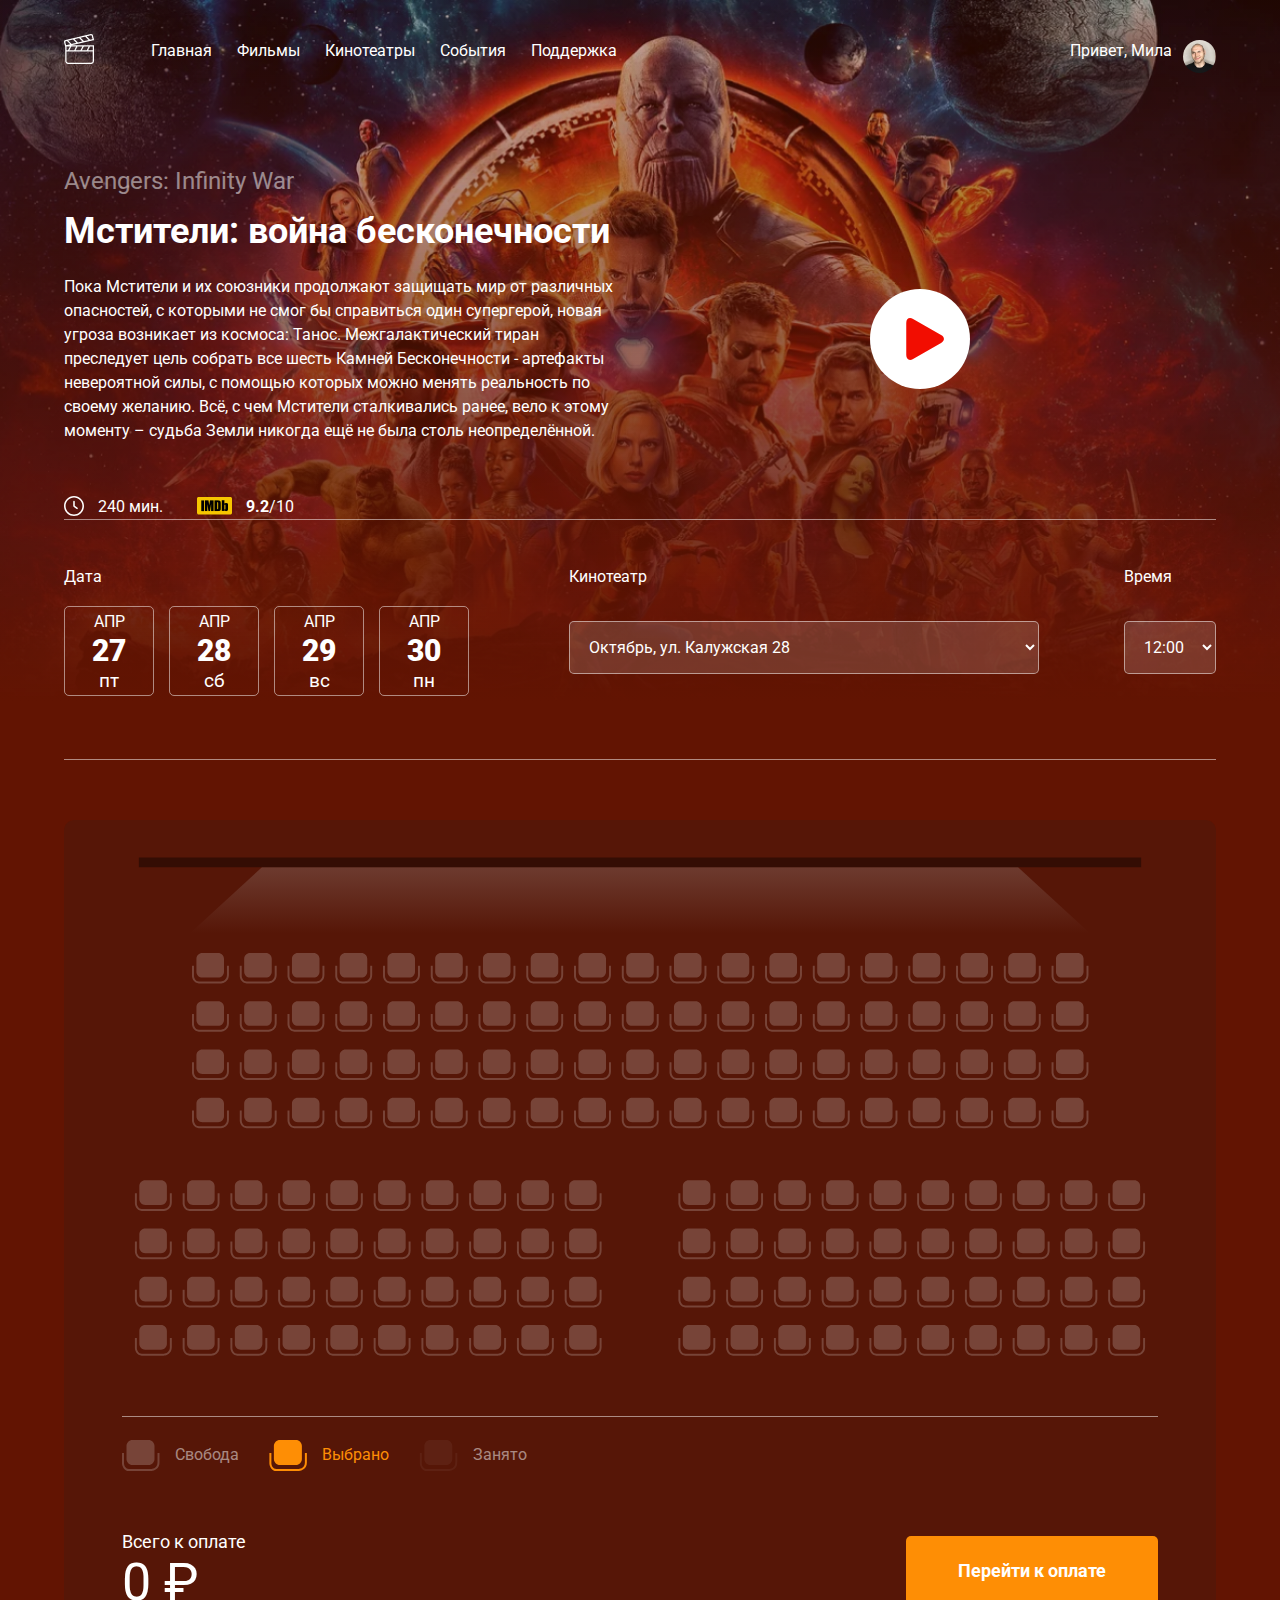
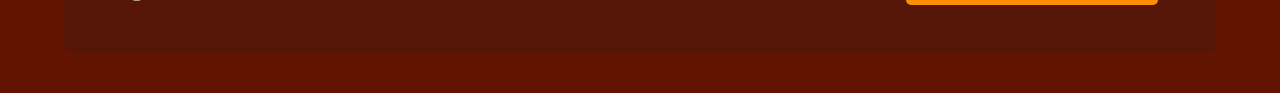
<file: cinema/index.html>
<!DOCTYPE html>
<html lang="ru">
<head>
    <meta charset="UTF-8">
    <meta http-equiv="X-UA-Compatible" content="IE=edge">
    <meta name="viewport" content="width=device-width, initial-scale=1.0">
    <title>Online Cinema</title>
    <link href="https://fonts.googleapis.com/css2?family=Roboto:wght@400;700&display=swap" rel="stylesheet"> 
    <link rel="preconnect" href="https://fonts.googleapis.com">
    <link rel="preconnect" href="https://fonts.gstatic.com" crossorigin>
    <link rel="stylesheet" type="text/css" href="CSS/Style.css">
    <link rel="stylesheet" type="text/css" href="CSS/Normalaize.css">
</head>
<body>
    <header class="header">
        <div class="navbar container">
            <a href="/">
                <img src="Images/logo.png" alt="Logo">
            </a>
    
            <nav class="nav">
                <button class="m-menu">
                    <svg width="15" height="9" viewBox="0 0 15 9" fill="none" xmlns="http://www.w3.org/2000/svg">
                        <line y1="0.5" x2="15" y2="0.5" stroke="white"/>
                        <line y1="4.5" x2="15" y2="4.5" stroke="white"/>
                        <line y1="8.5" x2="15" y2="8.5" stroke="white"/>
                        </svg>                        
                </button>
                <ul class="menu">
                    <li class="menu-item">
                        <a href="#" class="menu-link">Главная</a>
                    </li>
                    <li class="menu-item">
                        <a href="#" class="menu-link">Фильмы</a>
                    </li>
                    <li class="menu-item">
                        <a href="#" class="menu-link">Кинотеатры</a>
                    </li>
                    <li class="menu-item">
                        <a href="#" class="menu-link">События</a>
                    </li>
                    <li class="menu-item">
                        <a href="#" class="menu-link">Поддержка</a>
                    </li>
                </ul>
            </nav>
    
            <div class="user">
                <span>Привет, Мила</span>
                <img class="izobr" src="Images/avatar.png" alt="Аватар">
            </div>
        </div>

        <div class="film container">

                <div class="film-info">
                    <small class="film-title-small">Avengers: Infinity War</small>
                    <h1 class="film-title">Мстители: война бесконечности</h1>
                    <p class="film-description">Пока Мстители и их союзники продолжают защищать мир от различных опасностей, 
                        с которыми не смог бы справиться один супергерой, новая угроза возникает из космоса: Танос. Межгалактический 
                        тиран преследует цель собрать все шесть Камней Бесконечности - артефакты невероятной силы, с помощью которых 
                        можно менять реальность по своему желанию. Всё, с чем Мстители сталкивались ранее, вело к этому моменту – 
                        судьба Земли никогда ещё не была столь неопределённой.
                    </p>
                    <div class="film-details">
                        <div class="time">
                            <img src="Images/clock.svg" alt="Время" class="time-icon">
                            <span class="time-counter">240 мин.</span>
                        </div>

                        <div class="rating">
                            <img src="Images/imdb.png" alt="" class="rating-icon">
                            <span class="rating-counter">
                                <strong class="rating-current">9.2</strong>/10
                            </span>
                        </div>
                    </div>
                </div>
                
                <a href="#" class="film-trailer">
                    <svg width="100" height="100" viewBox="0 0 100 100" fill="none" xmlns="http://www.w3.org/2000/svg">
                        <circle cx="50" cy="50" r="50" fill="white"/>
                        <g clip-path="url(#clip0_1_158)">
                            <path d="M43.0758 30.0033C39.3071 27.8416 36.2518 29.6125 36.2518 33.9556V66.0059C36.2518 70.3533 39.3071 72.1219 43.0758 69.9623L71.0893 53.8967C74.8592 51.7342 74.8592 48.2306 71.0893 46.0686L43.0758 30.0033Z" fill="#F20D01"/>
                        </g>
                        <defs>
                            <clipPath id="clip0_1_158">
                                <rect width="41.8013" height="41.8013" fill="white" transform="translate(34.1837 29.0816)"/>
                            </clipPath>
                        </defs>
                    </svg>                            
                </a>
            </div>
            
            <div class="session container">
                <div class="session-date">
                    <span class="session-label">Дата</span>
                    <div class="session-date-block">

                        <div class="session-date-item">
                            <span class="session-mounth">АПР</span>
                            <span class="session-day">27</span>
                            <span class="session-week">пт</span>
                        </div>

                        <div class="session-date-item">
                            <span class="session-mounth">АПР</span>
                            <span class="session-day">28</span>
                            <span class="session-week">сб</span>
                        </div>

                        <div class="session-date-item">
                            <span class="session-mounth">АПР</span>
                            <span class="session-day">29</span>
                            <span class="session-week">вс</span>
                        </div>

                        <div class="session-date-item">
                            <span class="session-mounth">АПР</span>
                            <span class="session-day">30</span>
                            <span class="session-week">пн</span>
                        </div>

                    </div>
                </div>
                <div class="session-cinema">
                    <span class="session-label">Кинотеатр</span>
                    <select class="select select-cinema" name="cinema">
                        <option value="Октябрь, ул. Калужская 28">Октябрь, ул. Калужская 28</option>
                        <option value="IMAX, ул. Ленина 12">IMAX, ул. Ленина 12</option>
                        <option value="CinemaMall, ул. Хороводная 5">CinemaMall, ул. Хороводная 5</option>
                    </select>
                </div>
                <div class="session-time">
                    <span class="session-label">Время</span>
                    <select class="select" name="cinema">
                        <option value="12:00">12:00</option>
                        <option value="16:30">16:30</option>
                        <option value="17:25">17:25</option>
                    </select>
                </div>
            </div>
    </header>
    <div class="scheme container">
        <svg class="scheme-svg" viewBox="0 0 1170 600" fill="none" xmlns="http://www.w3.org/2000/svg">
            <path class="light" d="M128 115L201.04 48H968.96L1042 115H128Z" fill="url(#paint0_linear_13_374)"/>
            <line x1="76" y1="43" x2="1094" y2="43" stroke="black" stroke-opacity="0.39" stroke-width="10"/>
            <path d="M130 158.5C130 158.526 130.001 158.551 130.003 158.577C130.096 159.791 130.537 161.596 131.588 163.128C132.666 164.699 134.409 166 137 166H159.5C159.524 166 159.548 165.999 159.571 165.997C160.899 165.903 162.851 165.373 164.496 164.072C166.181 162.738 167.5 160.622 167.5 157.5V148H165.5V157.5C165.5 159.978 164.486 161.529 163.254 162.503C161.996 163.499 160.469 163.921 159.463 164H137C135.191 164 134.018 163.134 133.237 161.997C132.44 160.835 132.08 159.413 132 158.46V148H130V158.5ZM156.5 135H140.5C137.186 135 134.5 137.686 134.5 141V154C134.5 157.314 137.186 160 140.5 160H156.5C159.814 160 162.5 157.314 162.5 154V141C162.5 137.686 159.814 135 156.5 135Z" />
            <path d="M178.5 158.5C178.5 158.526 178.501 158.551 178.503 158.577C178.596 159.791 179.037 161.596 180.088 163.128C181.166 164.699 182.909 166 185.5 166H208C208.024 166 208.048 165.999 208.071 165.997C209.399 165.903 211.351 165.373 212.996 164.072C214.681 162.738 216 160.622 216 157.5V148H214V157.5C214 159.978 212.986 161.529 211.754 162.503C210.496 163.499 208.969 163.921 207.963 164H185.5C183.691 164 182.518 163.134 181.737 161.997C180.94 160.835 180.58 159.413 180.5 158.46V148H178.5V158.5ZM205 135H189C185.686 135 183 137.686 183 141V154C183 157.314 185.686 160 189 160H205C208.314 160 211 157.314 211 154V141C211 137.686 208.314 135 205 135Z" />
            <path d="M227 158.5C227 158.526 227.001 158.551 227.003 158.577C227.096 159.791 227.537 161.596 228.588 163.128C229.666 164.699 231.409 166 234 166H256.5C256.524 166 256.548 165.999 256.571 165.997C257.899 165.903 259.851 165.373 261.496 164.072C263.181 162.738 264.5 160.622 264.5 157.5V148H262.5V157.5C262.5 159.978 261.486 161.529 260.254 162.503C258.996 163.499 257.469 163.921 256.463 164H234C232.191 164 231.018 163.134 230.237 161.997C229.44 160.835 229.08 159.413 229 158.46V148H227V158.5ZM253.5 135H237.5C234.186 135 231.5 137.686 231.5 141V154C231.5 157.314 234.186 160 237.5 160H253.5C256.814 160 259.5 157.314 259.5 154V141C259.5 137.686 256.814 135 253.5 135Z" />
            <path d="M275.5 158.5C275.5 158.526 275.501 158.551 275.503 158.577C275.596 159.791 276.037 161.596 277.088 163.128C278.166 164.699 279.909 166 282.5 166H305C305.024 166 305.048 165.999 305.071 165.997C306.399 165.903 308.351 165.373 309.996 164.072C311.681 162.738 313 160.622 313 157.5V148H311V157.5C311 159.978 309.986 161.529 308.754 162.503C307.496 163.499 305.969 163.921 304.963 164H282.5C280.691 164 279.518 163.134 278.737 161.997C277.94 160.835 277.58 159.413 277.5 158.46V148H275.5V158.5ZM302 135H286C282.686 135 280 137.686 280 141V154C280 157.314 282.686 160 286 160H302C305.314 160 308 157.314 308 154V141C308 137.686 305.314 135 302 135Z" />
            <path d="M324 158.5C324 158.526 324.001 158.551 324.003 158.577C324.096 159.791 324.537 161.596 325.588 163.128C326.666 164.699 328.409 166 331 166H353.5C353.524 166 353.548 165.999 353.571 165.997C354.899 165.903 356.851 165.373 358.496 164.072C360.181 162.738 361.5 160.622 361.5 157.5V148H359.5V157.5C359.5 159.978 358.486 161.529 357.254 162.503C355.996 163.499 354.469 163.921 353.463 164H331C329.191 164 328.018 163.134 327.237 161.997C326.44 160.835 326.08 159.413 326 158.46V148H324V158.5ZM350.5 135H334.5C331.186 135 328.5 137.686 328.5 141V154C328.5 157.314 331.186 160 334.5 160H350.5C353.814 160 356.5 157.314 356.5 154V141C356.5 137.686 353.814 135 350.5 135Z" />
            <path d="M372.5 158.5C372.5 158.526 372.501 158.551 372.503 158.577C372.596 159.791 373.037 161.596 374.088 163.128C375.166 164.699 376.909 166 379.5 166H402C402.024 166 402.048 165.999 402.071 165.997C403.399 165.903 405.351 165.373 406.996 164.072C408.681 162.738 410 160.622 410 157.5V148H408V157.5C408 159.978 406.986 161.529 405.754 162.503C404.496 163.499 402.969 163.921 401.963 164H379.5C377.691 164 376.518 163.134 375.737 161.997C374.94 160.835 374.58 159.413 374.5 158.46V148H372.5V158.5ZM399 135H383C379.686 135 377 137.686 377 141V154C377 157.314 379.686 160 383 160H399C402.314 160 405 157.314 405 154V141C405 137.686 402.314 135 399 135Z" />
            <path d="M421 158.5C421 158.526 421.001 158.551 421.003 158.577C421.096 159.791 421.537 161.596 422.588 163.128C423.666 164.699 425.409 166 428 166H450.5C450.524 166 450.548 165.999 450.571 165.997C451.899 165.903 453.851 165.373 455.496 164.072C457.181 162.738 458.5 160.622 458.5 157.5V148H456.5V157.5C456.5 159.978 455.486 161.529 454.254 162.503C452.996 163.499 451.469 163.921 450.463 164H428C426.191 164 425.018 163.134 424.237 161.997C423.44 160.835 423.08 159.413 423 158.46V148H421V158.5ZM447.5 135H431.5C428.186 135 425.5 137.686 425.5 141V154C425.5 157.314 428.186 160 431.5 160H447.5C450.814 160 453.5 157.314 453.5 154V141C453.5 137.686 450.814 135 447.5 135Z" />
            <path d="M469.5 158.5C469.5 158.526 469.501 158.551 469.503 158.577C469.596 159.791 470.037 161.596 471.088 163.128C472.166 164.699 473.909 166 476.5 166H499C499.024 166 499.048 165.999 499.071 165.997C500.399 165.903 502.351 165.373 503.996 164.072C505.681 162.738 507 160.622 507 157.5V148H505V157.5C505 159.978 503.986 161.529 502.754 162.503C501.496 163.499 499.969 163.921 498.963 164H476.5C474.691 164 473.518 163.134 472.737 161.997C471.94 160.835 471.58 159.413 471.5 158.46V148H469.5V158.5ZM496 135H480C476.686 135 474 137.686 474 141V154C474 157.314 476.686 160 480 160H496C499.314 160 502 157.314 502 154V141C502 137.686 499.314 135 496 135Z" />
            <path d="M518 158.5C518 158.526 518.001 158.551 518.003 158.577C518.096 159.791 518.537 161.596 519.588 163.128C520.666 164.699 522.409 166 525 166H547.5C547.524 166 547.548 165.999 547.571 165.997C548.899 165.903 550.851 165.373 552.496 164.072C554.181 162.738 555.5 160.622 555.5 157.5V148H553.5V157.5C553.5 159.978 552.486 161.529 551.254 162.503C549.996 163.499 548.469 163.921 547.463 164H525C523.191 164 522.018 163.134 521.237 161.997C520.44 160.835 520.08 159.413 520 158.46V148H518V158.5ZM544.5 135H528.5C525.186 135 522.5 137.686 522.5 141V154C522.5 157.314 525.186 160 528.5 160H544.5C547.814 160 550.5 157.314 550.5 154V141C550.5 137.686 547.814 135 544.5 135Z" />
            <path d="M566.5 158.5C566.5 158.526 566.501 158.551 566.503 158.577C566.596 159.791 567.037 161.596 568.088 163.128C569.166 164.699 570.909 166 573.5 166H596C596.024 166 596.048 165.999 596.071 165.997C597.399 165.903 599.351 165.373 600.996 164.072C602.681 162.738 604 160.622 604 157.5V148H602V157.5C602 159.978 600.986 161.529 599.754 162.503C598.496 163.499 596.969 163.921 595.963 164H573.5C571.691 164 570.518 163.134 569.737 161.997C568.94 160.835 568.58 159.413 568.5 158.46V148H566.5V158.5ZM593 135H577C573.686 135 571 137.686 571 141V154C571 157.314 573.686 160 577 160H593C596.314 160 599 157.314 599 154V141C599 137.686 596.314 135 593 135Z" />
            <path d="M615 158.5C615 158.526 615.001 158.551 615.003 158.577C615.096 159.791 615.537 161.596 616.588 163.128C617.666 164.699 619.409 166 622 166H644.5C644.524 166 644.548 165.999 644.571 165.997C645.899 165.903 647.851 165.373 649.496 164.072C651.181 162.738 652.5 160.622 652.5 157.5V148H650.5V157.5C650.5 159.978 649.486 161.529 648.254 162.503C646.996 163.499 645.469 163.921 644.463 164H622C620.191 164 619.018 163.134 618.237 161.997C617.44 160.835 617.08 159.413 617 158.46V148H615V158.5ZM641.5 135H625.5C622.186 135 619.5 137.686 619.5 141V154C619.5 157.314 622.186 160 625.5 160H641.5C644.814 160 647.5 157.314 647.5 154V141C647.5 137.686 644.814 135 641.5 135Z" />
            <path d="M663.5 158.5C663.5 158.526 663.501 158.551 663.503 158.577C663.596 159.791 664.037 161.596 665.088 163.128C666.166 164.699 667.909 166 670.5 166H693C693.024 166 693.048 165.999 693.071 165.997C694.399 165.903 696.351 165.373 697.996 164.072C699.681 162.738 701 160.622 701 157.5V148H699V157.5C699 159.978 697.986 161.529 696.754 162.503C695.496 163.499 693.969 163.921 692.963 164H670.5C668.691 164 667.518 163.134 666.737 161.997C665.94 160.835 665.58 159.413 665.5 158.46V148H663.5V158.5ZM690 135H674C670.686 135 668 137.686 668 141V154C668 157.314 670.686 160 674 160H690C693.314 160 696 157.314 696 154V141C696 137.686 693.314 135 690 135Z" />
            <path d="M712 158.5C712 158.526 712.001 158.551 712.003 158.577C712.096 159.791 712.537 161.596 713.588 163.128C714.666 164.699 716.409 166 719 166H741.5C741.524 166 741.548 165.999 741.571 165.997C742.899 165.903 744.851 165.373 746.496 164.072C748.181 162.738 749.5 160.622 749.5 157.5V148H747.5V157.5C747.5 159.978 746.486 161.529 745.254 162.503C743.996 163.499 742.469 163.921 741.463 164H719C717.191 164 716.018 163.134 715.237 161.997C714.44 160.835 714.08 159.413 714 158.46V148H712V158.5ZM738.5 135H722.5C719.186 135 716.5 137.686 716.5 141V154C716.5 157.314 719.186 160 722.5 160H738.5C741.814 160 744.5 157.314 744.5 154V141C744.5 137.686 741.814 135 738.5 135Z" />
            <path d="M760.5 158.5C760.5 158.526 760.501 158.551 760.503 158.577C760.596 159.791 761.037 161.596 762.088 163.128C763.166 164.699 764.909 166 767.5 166H790C790.024 166 790.048 165.999 790.071 165.997C791.399 165.903 793.351 165.373 794.996 164.072C796.681 162.738 798 160.622 798 157.5V148H796V157.5C796 159.978 794.986 161.529 793.754 162.503C792.496 163.499 790.969 163.921 789.963 164H767.5C765.691 164 764.518 163.134 763.737 161.997C762.94 160.835 762.58 159.413 762.5 158.46V148H760.5V158.5ZM787 135H771C767.686 135 765 137.686 765 141V154C765 157.314 767.686 160 771 160H787C790.314 160 793 157.314 793 154V141C793 137.686 790.314 135 787 135Z" />
            <path d="M809 158.5C809 158.526 809.001 158.551 809.003 158.577C809.096 159.791 809.537 161.596 810.588 163.128C811.666 164.699 813.409 166 816 166H838.5C838.524 166 838.548 165.999 838.571 165.997C839.899 165.903 841.851 165.373 843.496 164.072C845.181 162.738 846.5 160.622 846.5 157.5V148H844.5V157.5C844.5 159.978 843.486 161.529 842.254 162.503C840.996 163.499 839.469 163.921 838.463 164H816C814.191 164 813.018 163.134 812.237 161.997C811.44 160.835 811.08 159.413 811 158.46V148H809V158.5ZM835.5 135H819.5C816.186 135 813.5 137.686 813.5 141V154C813.5 157.314 816.186 160 819.5 160H835.5C838.814 160 841.5 157.314 841.5 154V141C841.5 137.686 838.814 135 835.5 135Z" />
            <path d="M857.5 158.5C857.5 158.526 857.501 158.551 857.503 158.577C857.596 159.791 858.037 161.596 859.088 163.128C860.166 164.699 861.909 166 864.5 166H887C887.024 166 887.048 165.999 887.071 165.997C888.399 165.903 890.351 165.373 891.996 164.072C893.681 162.738 895 160.622 895 157.5V148H893V157.5C893 159.978 891.986 161.529 890.754 162.503C889.496 163.499 887.969 163.921 886.963 164H864.5C862.691 164 861.518 163.134 860.737 161.997C859.94 160.835 859.58 159.413 859.5 158.46V148H857.5V158.5ZM884 135H868C864.686 135 862 137.686 862 141V154C862 157.314 864.686 160 868 160H884C887.314 160 890 157.314 890 154V141C890 137.686 887.314 135 884 135Z" />
            <path d="M906 158.5C906 158.526 906.001 158.551 906.003 158.577C906.096 159.791 906.537 161.596 907.588 163.128C908.666 164.699 910.409 166 913 166H935.5C935.524 166 935.548 165.999 935.571 165.997C936.899 165.903 938.851 165.373 940.496 164.072C942.181 162.738 943.5 160.622 943.5 157.5V148H941.5V157.5C941.5 159.978 940.486 161.529 939.254 162.503C937.996 163.499 936.469 163.921 935.463 164H913C911.191 164 910.018 163.134 909.237 161.997C908.44 160.835 908.08 159.413 908 158.46V148H906V158.5ZM932.5 135H916.5C913.186 135 910.5 137.686 910.5 141V154C910.5 157.314 913.186 160 916.5 160H932.5C935.814 160 938.5 157.314 938.5 154V141C938.5 137.686 935.814 135 932.5 135Z" />
            <path d="M954.5 158.5C954.5 158.526 954.501 158.551 954.503 158.577C954.596 159.791 955.037 161.596 956.088 163.128C957.166 164.699 958.909 166 961.5 166H984C984.024 166 984.048 165.999 984.071 165.997C985.399 165.903 987.351 165.373 988.996 164.072C990.681 162.738 992 160.622 992 157.5V148H990V157.5C990 159.978 988.986 161.529 987.754 162.503C986.496 163.499 984.969 163.921 983.963 164H961.5C959.691 164 958.518 163.134 957.737 161.997C956.94 160.835 956.58 159.413 956.5 158.46V148H954.5V158.5ZM981 135H965C961.686 135 959 137.686 959 141V154C959 157.314 961.686 160 965 160H981C984.314 160 987 157.314 987 154V141C987 137.686 984.314 135 981 135Z" />
            <path d="M1003 158.5C1003 158.526 1003 158.551 1003 158.577C1003.1 159.791 1003.54 161.596 1004.59 163.128C1005.67 164.699 1007.41 166 1010 166H1032.5C1032.52 166 1032.55 165.999 1032.57 165.997C1033.9 165.903 1035.85 165.373 1037.5 164.072C1039.18 162.738 1040.5 160.622 1040.5 157.5V148H1038.5V157.5C1038.5 159.978 1037.49 161.529 1036.25 162.503C1035 163.499 1033.47 163.921 1032.46 164H1010C1008.19 164 1007.02 163.134 1006.24 161.997C1005.44 160.835 1005.08 159.413 1005 158.46V148H1003V158.5ZM1029.5 135H1013.5C1010.19 135 1007.5 137.686 1007.5 141V154C1007.5 157.314 1010.19 160 1013.5 160H1029.5C1032.81 160 1035.5 157.314 1035.5 154V141C1035.5 137.686 1032.81 135 1029.5 135Z" />
            <path d="M130 207.5C130 207.526 130.001 207.551 130.003 207.577C130.096 208.791 130.537 210.596 131.588 212.128C132.666 213.699 134.409 215 137 215H159.5C159.524 215 159.548 214.999 159.571 214.997C160.899 214.903 162.851 214.373 164.496 213.072C166.181 211.738 167.5 209.622 167.5 206.5V197H165.5V206.5C165.5 208.978 164.486 210.529 163.254 211.503C161.996 212.499 160.469 212.921 159.463 213H137C135.191 213 134.018 212.134 133.237 210.997C132.44 209.835 132.08 208.413 132 207.46V197H130V207.5ZM156.5 184H140.5C137.186 184 134.5 186.686 134.5 190V203C134.5 206.314 137.186 209 140.5 209H156.5C159.814 209 162.5 206.314 162.5 203V190C162.5 186.686 159.814 184 156.5 184Z" />
            <path d="M178.5 207.5C178.5 207.526 178.501 207.551 178.503 207.577C178.596 208.791 179.037 210.596 180.088 212.128C181.166 213.699 182.909 215 185.5 215H208C208.024 215 208.048 214.999 208.071 214.997C209.399 214.903 211.351 214.373 212.996 213.072C214.681 211.738 216 209.622 216 206.5V197H214V206.5C214 208.978 212.986 210.529 211.754 211.503C210.496 212.499 208.969 212.921 207.963 213H185.5C183.691 213 182.518 212.134 181.737 210.997C180.94 209.835 180.58 208.413 180.5 207.46V197H178.5V207.5ZM205 184H189C185.686 184 183 186.686 183 190V203C183 206.314 185.686 209 189 209H205C208.314 209 211 206.314 211 203V190C211 186.686 208.314 184 205 184Z" />
            <path d="M227 207.5C227 207.526 227.001 207.551 227.003 207.577C227.096 208.791 227.537 210.596 228.588 212.128C229.666 213.699 231.409 215 234 215H256.5C256.524 215 256.548 214.999 256.571 214.997C257.899 214.903 259.851 214.373 261.496 213.072C263.181 211.738 264.5 209.622 264.5 206.5V197H262.5V206.5C262.5 208.978 261.486 210.529 260.254 211.503C258.996 212.499 257.469 212.921 256.463 213H234C232.191 213 231.018 212.134 230.237 210.997C229.44 209.835 229.08 208.413 229 207.46V197H227V207.5ZM253.5 184H237.5C234.186 184 231.5 186.686 231.5 190V203C231.5 206.314 234.186 209 237.5 209H253.5C256.814 209 259.5 206.314 259.5 203V190C259.5 186.686 256.814 184 253.5 184Z" />
            <path d="M275.5 207.5C275.5 207.526 275.501 207.551 275.503 207.577C275.596 208.791 276.037 210.596 277.088 212.128C278.166 213.699 279.909 215 282.5 215H305C305.024 215 305.048 214.999 305.071 214.997C306.399 214.903 308.351 214.373 309.996 213.072C311.681 211.738 313 209.622 313 206.5V197H311V206.5C311 208.978 309.986 210.529 308.754 211.503C307.496 212.499 305.969 212.921 304.963 213H282.5C280.691 213 279.518 212.134 278.737 210.997C277.94 209.835 277.58 208.413 277.5 207.46V197H275.5V207.5ZM302 184H286C282.686 184 280 186.686 280 190V203C280 206.314 282.686 209 286 209H302C305.314 209 308 206.314 308 203V190C308 186.686 305.314 184 302 184Z" />
            <path d="M324 207.5C324 207.526 324.001 207.551 324.003 207.577C324.096 208.791 324.537 210.596 325.588 212.128C326.666 213.699 328.409 215 331 215H353.5C353.524 215 353.548 214.999 353.571 214.997C354.899 214.903 356.851 214.373 358.496 213.072C360.181 211.738 361.5 209.622 361.5 206.5V197H359.5V206.5C359.5 208.978 358.486 210.529 357.254 211.503C355.996 212.499 354.469 212.921 353.463 213H331C329.191 213 328.018 212.134 327.237 210.997C326.44 209.835 326.08 208.413 326 207.46V197H324V207.5ZM350.5 184H334.5C331.186 184 328.5 186.686 328.5 190V203C328.5 206.314 331.186 209 334.5 209H350.5C353.814 209 356.5 206.314 356.5 203V190C356.5 186.686 353.814 184 350.5 184Z" />
            <path d="M372.5 207.5C372.5 207.526 372.501 207.551 372.503 207.577C372.596 208.791 373.037 210.596 374.088 212.128C375.166 213.699 376.909 215 379.5 215H402C402.024 215 402.048 214.999 402.071 214.997C403.399 214.903 405.351 214.373 406.996 213.072C408.681 211.738 410 209.622 410 206.5V197H408V206.5C408 208.978 406.986 210.529 405.754 211.503C404.496 212.499 402.969 212.921 401.963 213H379.5C377.691 213 376.518 212.134 375.737 210.997C374.94 209.835 374.58 208.413 374.5 207.46V197H372.5V207.5ZM399 184H383C379.686 184 377 186.686 377 190V203C377 206.314 379.686 209 383 209H399C402.314 209 405 206.314 405 203V190C405 186.686 402.314 184 399 184Z" />
            <path d="M421 207.5C421 207.526 421.001 207.551 421.003 207.577C421.096 208.791 421.537 210.596 422.588 212.128C423.666 213.699 425.409 215 428 215H450.5C450.524 215 450.548 214.999 450.571 214.997C451.899 214.903 453.851 214.373 455.496 213.072C457.181 211.738 458.5 209.622 458.5 206.5V197H456.5V206.5C456.5 208.978 455.486 210.529 454.254 211.503C452.996 212.499 451.469 212.921 450.463 213H428C426.191 213 425.018 212.134 424.237 210.997C423.44 209.835 423.08 208.413 423 207.46V197H421V207.5ZM447.5 184H431.5C428.186 184 425.5 186.686 425.5 190V203C425.5 206.314 428.186 209 431.5 209H447.5C450.814 209 453.5 206.314 453.5 203V190C453.5 186.686 450.814 184 447.5 184Z" />
            <path d="M469.5 207.5C469.5 207.526 469.501 207.551 469.503 207.577C469.596 208.791 470.037 210.596 471.088 212.128C472.166 213.699 473.909 215 476.5 215H499C499.024 215 499.048 214.999 499.071 214.997C500.399 214.903 502.351 214.373 503.996 213.072C505.681 211.738 507 209.622 507 206.5V197H505V206.5C505 208.978 503.986 210.529 502.754 211.503C501.496 212.499 499.969 212.921 498.963 213H476.5C474.691 213 473.518 212.134 472.737 210.997C471.94 209.835 471.58 208.413 471.5 207.46V197H469.5V207.5ZM496 184H480C476.686 184 474 186.686 474 190V203C474 206.314 476.686 209 480 209H496C499.314 209 502 206.314 502 203V190C502 186.686 499.314 184 496 184Z" />
            <path d="M518 207.5C518 207.526 518.001 207.551 518.003 207.577C518.096 208.791 518.537 210.596 519.588 212.128C520.666 213.699 522.409 215 525 215H547.5C547.524 215 547.548 214.999 547.571 214.997C548.899 214.903 550.851 214.373 552.496 213.072C554.181 211.738 555.5 209.622 555.5 206.5V197H553.5V206.5C553.5 208.978 552.486 210.529 551.254 211.503C549.996 212.499 548.469 212.921 547.463 213H525C523.191 213 522.018 212.134 521.237 210.997C520.44 209.835 520.08 208.413 520 207.46V197H518V207.5ZM544.5 184H528.5C525.186 184 522.5 186.686 522.5 190V203C522.5 206.314 525.186 209 528.5 209H544.5C547.814 209 550.5 206.314 550.5 203V190C550.5 186.686 547.814 184 544.5 184Z" />
            <path d="M566.5 207.5C566.5 207.526 566.501 207.551 566.503 207.577C566.596 208.791 567.037 210.596 568.088 212.128C569.166 213.699 570.909 215 573.5 215H596C596.024 215 596.048 214.999 596.071 214.997C597.399 214.903 599.351 214.373 600.996 213.072C602.681 211.738 604 209.622 604 206.5V197H602V206.5C602 208.978 600.986 210.529 599.754 211.503C598.496 212.499 596.969 212.921 595.963 213H573.5C571.691 213 570.518 212.134 569.737 210.997C568.94 209.835 568.58 208.413 568.5 207.46V197H566.5V207.5ZM593 184H577C573.686 184 571 186.686 571 190V203C571 206.314 573.686 209 577 209H593C596.314 209 599 206.314 599 203V190C599 186.686 596.314 184 593 184Z" />
            <path d="M615 207.5C615 207.526 615.001 207.551 615.003 207.577C615.096 208.791 615.537 210.596 616.588 212.128C617.666 213.699 619.409 215 622 215H644.5C644.524 215 644.548 214.999 644.571 214.997C645.899 214.903 647.851 214.373 649.496 213.072C651.181 211.738 652.5 209.622 652.5 206.5V197H650.5V206.5C650.5 208.978 649.486 210.529 648.254 211.503C646.996 212.499 645.469 212.921 644.463 213H622C620.191 213 619.018 212.134 618.237 210.997C617.44 209.835 617.08 208.413 617 207.46V197H615V207.5ZM641.5 184H625.5C622.186 184 619.5 186.686 619.5 190V203C619.5 206.314 622.186 209 625.5 209H641.5C644.814 209 647.5 206.314 647.5 203V190C647.5 186.686 644.814 184 641.5 184Z" />
            <path d="M663.5 207.5C663.5 207.526 663.501 207.551 663.503 207.577C663.596 208.791 664.037 210.596 665.088 212.128C666.166 213.699 667.909 215 670.5 215H693C693.024 215 693.048 214.999 693.071 214.997C694.399 214.903 696.351 214.373 697.996 213.072C699.681 211.738 701 209.622 701 206.5V197H699V206.5C699 208.978 697.986 210.529 696.754 211.503C695.496 212.499 693.969 212.921 692.963 213H670.5C668.691 213 667.518 212.134 666.737 210.997C665.94 209.835 665.58 208.413 665.5 207.46V197H663.5V207.5ZM690 184H674C670.686 184 668 186.686 668 190V203C668 206.314 670.686 209 674 209H690C693.314 209 696 206.314 696 203V190C696 186.686 693.314 184 690 184Z" />
            <path d="M712 207.5C712 207.526 712.001 207.551 712.003 207.577C712.096 208.791 712.537 210.596 713.588 212.128C714.666 213.699 716.409 215 719 215H741.5C741.524 215 741.548 214.999 741.571 214.997C742.899 214.903 744.851 214.373 746.496 213.072C748.181 211.738 749.5 209.622 749.5 206.5V197H747.5V206.5C747.5 208.978 746.486 210.529 745.254 211.503C743.996 212.499 742.469 212.921 741.463 213H719C717.191 213 716.018 212.134 715.237 210.997C714.44 209.835 714.08 208.413 714 207.46V197H712V207.5ZM738.5 184H722.5C719.186 184 716.5 186.686 716.5 190V203C716.5 206.314 719.186 209 722.5 209H738.5C741.814 209 744.5 206.314 744.5 203V190C744.5 186.686 741.814 184 738.5 184Z" />
            <path d="M760.5 207.5C760.5 207.526 760.501 207.551 760.503 207.577C760.596 208.791 761.037 210.596 762.088 212.128C763.166 213.699 764.909 215 767.5 215H790C790.024 215 790.048 214.999 790.071 214.997C791.399 214.903 793.351 214.373 794.996 213.072C796.681 211.738 798 209.622 798 206.5V197H796V206.5C796 208.978 794.986 210.529 793.754 211.503C792.496 212.499 790.969 212.921 789.963 213H767.5C765.691 213 764.518 212.134 763.737 210.997C762.94 209.835 762.58 208.413 762.5 207.46V197H760.5V207.5ZM787 184H771C767.686 184 765 186.686 765 190V203C765 206.314 767.686 209 771 209H787C790.314 209 793 206.314 793 203V190C793 186.686 790.314 184 787 184Z" />
            <path d="M809 207.5C809 207.526 809.001 207.551 809.003 207.577C809.096 208.791 809.537 210.596 810.588 212.128C811.666 213.699 813.409 215 816 215H838.5C838.524 215 838.548 214.999 838.571 214.997C839.899 214.903 841.851 214.373 843.496 213.072C845.181 211.738 846.5 209.622 846.5 206.5V197H844.5V206.5C844.5 208.978 843.486 210.529 842.254 211.503C840.996 212.499 839.469 212.921 838.463 213H816C814.191 213 813.018 212.134 812.237 210.997C811.44 209.835 811.08 208.413 811 207.46V197H809V207.5ZM835.5 184H819.5C816.186 184 813.5 186.686 813.5 190V203C813.5 206.314 816.186 209 819.5 209H835.5C838.814 209 841.5 206.314 841.5 203V190C841.5 186.686 838.814 184 835.5 184Z" />
            <path d="M857.5 207.5C857.5 207.526 857.501 207.551 857.503 207.577C857.596 208.791 858.037 210.596 859.088 212.128C860.166 213.699 861.909 215 864.5 215H887C887.024 215 887.048 214.999 887.071 214.997C888.399 214.903 890.351 214.373 891.996 213.072C893.681 211.738 895 209.622 895 206.5V197H893V206.5C893 208.978 891.986 210.529 890.754 211.503C889.496 212.499 887.969 212.921 886.963 213H864.5C862.691 213 861.518 212.134 860.737 210.997C859.94 209.835 859.58 208.413 859.5 207.46V197H857.5V207.5ZM884 184H868C864.686 184 862 186.686 862 190V203C862 206.314 864.686 209 868 209H884C887.314 209 890 206.314 890 203V190C890 186.686 887.314 184 884 184Z" />
            <path d="M906 207.5C906 207.526 906.001 207.551 906.003 207.577C906.096 208.791 906.537 210.596 907.588 212.128C908.666 213.699 910.409 215 913 215H935.5C935.524 215 935.548 214.999 935.571 214.997C936.899 214.903 938.851 214.373 940.496 213.072C942.181 211.738 943.5 209.622 943.5 206.5V197H941.5V206.5C941.5 208.978 940.486 210.529 939.254 211.503C937.996 212.499 936.469 212.921 935.463 213H913C911.191 213 910.018 212.134 909.237 210.997C908.44 209.835 908.08 208.413 908 207.46V197H906V207.5ZM932.5 184H916.5C913.186 184 910.5 186.686 910.5 190V203C910.5 206.314 913.186 209 916.5 209H932.5C935.814 209 938.5 206.314 938.5 203V190C938.5 186.686 935.814 184 932.5 184Z" />
            <path d="M954.5 207.5C954.5 207.526 954.501 207.551 954.503 207.577C954.596 208.791 955.037 210.596 956.088 212.128C957.166 213.699 958.909 215 961.5 215H984C984.024 215 984.048 214.999 984.071 214.997C985.399 214.903 987.351 214.373 988.996 213.072C990.681 211.738 992 209.622 992 206.5V197H990V206.5C990 208.978 988.986 210.529 987.754 211.503C986.496 212.499 984.969 212.921 983.963 213H961.5C959.691 213 958.518 212.134 957.737 210.997C956.94 209.835 956.58 208.413 956.5 207.46V197H954.5V207.5ZM981 184H965C961.686 184 959 186.686 959 190V203C959 206.314 961.686 209 965 209H981C984.314 209 987 206.314 987 203V190C987 186.686 984.314 184 981 184Z" />
            <path d="M1003 207.5C1003 207.526 1003 207.551 1003 207.577C1003.1 208.791 1003.54 210.596 1004.59 212.128C1005.67 213.699 1007.41 215 1010 215H1032.5C1032.52 215 1032.55 214.999 1032.57 214.997C1033.9 214.903 1035.85 214.373 1037.5 213.072C1039.18 211.738 1040.5 209.622 1040.5 206.5V197H1038.5V206.5C1038.5 208.978 1037.49 210.529 1036.25 211.503C1035 212.499 1033.47 212.921 1032.46 213H1010C1008.19 213 1007.02 212.134 1006.24 210.997C1005.44 209.835 1005.08 208.413 1005 207.46V197H1003V207.5ZM1029.5 184H1013.5C1010.19 184 1007.5 186.686 1007.5 190V203C1007.5 206.314 1010.19 209 1013.5 209H1029.5C1032.81 209 1035.5 206.314 1035.5 203V190C1035.5 186.686 1032.81 184 1029.5 184Z" />
            <path d="M130 256.5C130 256.526 130.001 256.551 130.003 256.577C130.096 257.791 130.537 259.596 131.588 261.128C132.666 262.699 134.409 264 137 264H159.5C159.524 264 159.548 263.999 159.571 263.997C160.899 263.903 162.851 263.373 164.496 262.072C166.181 260.738 167.5 258.622 167.5 255.5V246H165.5V255.5C165.5 257.978 164.486 259.529 163.254 260.503C161.996 261.499 160.469 261.921 159.463 262H137C135.191 262 134.018 261.134 133.237 259.997C132.44 258.835 132.08 257.413 132 256.46V246H130V256.5ZM156.5 233H140.5C137.186 233 134.5 235.686 134.5 239V252C134.5 255.314 137.186 258 140.5 258H156.5C159.814 258 162.5 255.314 162.5 252V239C162.5 235.686 159.814 233 156.5 233Z" />
            <path d="M178.5 256.5C178.5 256.526 178.501 256.551 178.503 256.577C178.596 257.791 179.037 259.596 180.088 261.128C181.166 262.699 182.909 264 185.5 264H208C208.024 264 208.048 263.999 208.071 263.997C209.399 263.903 211.351 263.373 212.996 262.072C214.681 260.738 216 258.622 216 255.5V246H214V255.5C214 257.978 212.986 259.529 211.754 260.503C210.496 261.499 208.969 261.921 207.963 262H185.5C183.691 262 182.518 261.134 181.737 259.997C180.94 258.835 180.58 257.413 180.5 256.46V246H178.5V256.5ZM205 233H189C185.686 233 183 235.686 183 239V252C183 255.314 185.686 258 189 258H205C208.314 258 211 255.314 211 252V239C211 235.686 208.314 233 205 233Z" />
            <path d="M227 256.5C227 256.526 227.001 256.551 227.003 256.577C227.096 257.791 227.537 259.596 228.588 261.128C229.666 262.699 231.409 264 234 264H256.5C256.524 264 256.548 263.999 256.571 263.997C257.899 263.903 259.851 263.373 261.496 262.072C263.181 260.738 264.5 258.622 264.5 255.5V246H262.5V255.5C262.5 257.978 261.486 259.529 260.254 260.503C258.996 261.499 257.469 261.921 256.463 262H234C232.191 262 231.018 261.134 230.237 259.997C229.44 258.835 229.08 257.413 229 256.46V246H227V256.5ZM253.5 233H237.5C234.186 233 231.5 235.686 231.5 239V252C231.5 255.314 234.186 258 237.5 258H253.5C256.814 258 259.5 255.314 259.5 252V239C259.5 235.686 256.814 233 253.5 233Z" />
            <path d="M275.5 256.5C275.5 256.526 275.501 256.551 275.503 256.577C275.596 257.791 276.037 259.596 277.088 261.128C278.166 262.699 279.909 264 282.5 264H305C305.024 264 305.048 263.999 305.071 263.997C306.399 263.903 308.351 263.373 309.996 262.072C311.681 260.738 313 258.622 313 255.5V246H311V255.5C311 257.978 309.986 259.529 308.754 260.503C307.496 261.499 305.969 261.921 304.963 262H282.5C280.691 262 279.518 261.134 278.737 259.997C277.94 258.835 277.58 257.413 277.5 256.46V246H275.5V256.5ZM302 233H286C282.686 233 280 235.686 280 239V252C280 255.314 282.686 258 286 258H302C305.314 258 308 255.314 308 252V239C308 235.686 305.314 233 302 233Z" />
            <path d="M324 256.5C324 256.526 324.001 256.551 324.003 256.577C324.096 257.791 324.537 259.596 325.588 261.128C326.666 262.699 328.409 264 331 264H353.5C353.524 264 353.548 263.999 353.571 263.997C354.899 263.903 356.851 263.373 358.496 262.072C360.181 260.738 361.5 258.622 361.5 255.5V246H359.5V255.5C359.5 257.978 358.486 259.529 357.254 260.503C355.996 261.499 354.469 261.921 353.463 262H331C329.191 262 328.018 261.134 327.237 259.997C326.44 258.835 326.08 257.413 326 256.46V246H324V256.5ZM350.5 233H334.5C331.186 233 328.5 235.686 328.5 239V252C328.5 255.314 331.186 258 334.5 258H350.5C353.814 258 356.5 255.314 356.5 252V239C356.5 235.686 353.814 233 350.5 233Z" />
            <path d="M372.5 256.5C372.5 256.526 372.501 256.551 372.503 256.577C372.596 257.791 373.037 259.596 374.088 261.128C375.166 262.699 376.909 264 379.5 264H402C402.024 264 402.048 263.999 402.071 263.997C403.399 263.903 405.351 263.373 406.996 262.072C408.681 260.738 410 258.622 410 255.5V246H408V255.5C408 257.978 406.986 259.529 405.754 260.503C404.496 261.499 402.969 261.921 401.963 262H379.5C377.691 262 376.518 261.134 375.737 259.997C374.94 258.835 374.58 257.413 374.5 256.46V246H372.5V256.5ZM399 233H383C379.686 233 377 235.686 377 239V252C377 255.314 379.686 258 383 258H399C402.314 258 405 255.314 405 252V239C405 235.686 402.314 233 399 233Z" />
            <path d="M421 256.5C421 256.526 421.001 256.551 421.003 256.577C421.096 257.791 421.537 259.596 422.588 261.128C423.666 262.699 425.409 264 428 264H450.5C450.524 264 450.548 263.999 450.571 263.997C451.899 263.903 453.851 263.373 455.496 262.072C457.181 260.738 458.5 258.622 458.5 255.5V246H456.5V255.5C456.5 257.978 455.486 259.529 454.254 260.503C452.996 261.499 451.469 261.921 450.463 262H428C426.191 262 425.018 261.134 424.237 259.997C423.44 258.835 423.08 257.413 423 256.46V246H421V256.5ZM447.5 233H431.5C428.186 233 425.5 235.686 425.5 239V252C425.5 255.314 428.186 258 431.5 258H447.5C450.814 258 453.5 255.314 453.5 252V239C453.5 235.686 450.814 233 447.5 233Z" />
            <path d="M469.5 256.5C469.5 256.526 469.501 256.551 469.503 256.577C469.596 257.791 470.037 259.596 471.088 261.128C472.166 262.699 473.909 264 476.5 264H499C499.024 264 499.048 263.999 499.071 263.997C500.399 263.903 502.351 263.373 503.996 262.072C505.681 260.738 507 258.622 507 255.5V246H505V255.5C505 257.978 503.986 259.529 502.754 260.503C501.496 261.499 499.969 261.921 498.963 262H476.5C474.691 262 473.518 261.134 472.737 259.997C471.94 258.835 471.58 257.413 471.5 256.46V246H469.5V256.5ZM496 233H480C476.686 233 474 235.686 474 239V252C474 255.314 476.686 258 480 258H496C499.314 258 502 255.314 502 252V239C502 235.686 499.314 233 496 233Z" />
            <path d="M518 256.5C518 256.526 518.001 256.551 518.003 256.577C518.096 257.791 518.537 259.596 519.588 261.128C520.666 262.699 522.409 264 525 264H547.5C547.524 264 547.548 263.999 547.571 263.997C548.899 263.903 550.851 263.373 552.496 262.072C554.181 260.738 555.5 258.622 555.5 255.5V246H553.5V255.5C553.5 257.978 552.486 259.529 551.254 260.503C549.996 261.499 548.469 261.921 547.463 262H525C523.191 262 522.018 261.134 521.237 259.997C520.44 258.835 520.08 257.413 520 256.46V246H518V256.5ZM544.5 233H528.5C525.186 233 522.5 235.686 522.5 239V252C522.5 255.314 525.186 258 528.5 258H544.5C547.814 258 550.5 255.314 550.5 252V239C550.5 235.686 547.814 233 544.5 233Z" />
            <path d="M566.5 256.5C566.5 256.526 566.501 256.551 566.503 256.577C566.596 257.791 567.037 259.596 568.088 261.128C569.166 262.699 570.909 264 573.5 264H596C596.024 264 596.048 263.999 596.071 263.997C597.399 263.903 599.351 263.373 600.996 262.072C602.681 260.738 604 258.622 604 255.5V246H602V255.5C602 257.978 600.986 259.529 599.754 260.503C598.496 261.499 596.969 261.921 595.963 262H573.5C571.691 262 570.518 261.134 569.737 259.997C568.94 258.835 568.58 257.413 568.5 256.46V246H566.5V256.5ZM593 233H577C573.686 233 571 235.686 571 239V252C571 255.314 573.686 258 577 258H593C596.314 258 599 255.314 599 252V239C599 235.686 596.314 233 593 233Z" />
            <path d="M615 256.5C615 256.526 615.001 256.551 615.003 256.577C615.096 257.791 615.537 259.596 616.588 261.128C617.666 262.699 619.409 264 622 264H644.5C644.524 264 644.548 263.999 644.571 263.997C645.899 263.903 647.851 263.373 649.496 262.072C651.181 260.738 652.5 258.622 652.5 255.5V246H650.5V255.5C650.5 257.978 649.486 259.529 648.254 260.503C646.996 261.499 645.469 261.921 644.463 262H622C620.191 262 619.018 261.134 618.237 259.997C617.44 258.835 617.08 257.413 617 256.46V246H615V256.5ZM641.5 233H625.5C622.186 233 619.5 235.686 619.5 239V252C619.5 255.314 622.186 258 625.5 258H641.5C644.814 258 647.5 255.314 647.5 252V239C647.5 235.686 644.814 233 641.5 233Z" />
            <path d="M663.5 256.5C663.5 256.526 663.501 256.551 663.503 256.577C663.596 257.791 664.037 259.596 665.088 261.128C666.166 262.699 667.909 264 670.5 264H693C693.024 264 693.048 263.999 693.071 263.997C694.399 263.903 696.351 263.373 697.996 262.072C699.681 260.738 701 258.622 701 255.5V246H699V255.5C699 257.978 697.986 259.529 696.754 260.503C695.496 261.499 693.969 261.921 692.963 262H670.5C668.691 262 667.518 261.134 666.737 259.997C665.94 258.835 665.58 257.413 665.5 256.46V246H663.5V256.5ZM690 233H674C670.686 233 668 235.686 668 239V252C668 255.314 670.686 258 674 258H690C693.314 258 696 255.314 696 252V239C696 235.686 693.314 233 690 233Z" />
            <path d="M712 256.5C712 256.526 712.001 256.551 712.003 256.577C712.096 257.791 712.537 259.596 713.588 261.128C714.666 262.699 716.409 264 719 264H741.5C741.524 264 741.548 263.999 741.571 263.997C742.899 263.903 744.851 263.373 746.496 262.072C748.181 260.738 749.5 258.622 749.5 255.5V246H747.5V255.5C747.5 257.978 746.486 259.529 745.254 260.503C743.996 261.499 742.469 261.921 741.463 262H719C717.191 262 716.018 261.134 715.237 259.997C714.44 258.835 714.08 257.413 714 256.46V246H712V256.5ZM738.5 233H722.5C719.186 233 716.5 235.686 716.5 239V252C716.5 255.314 719.186 258 722.5 258H738.5C741.814 258 744.5 255.314 744.5 252V239C744.5 235.686 741.814 233 738.5 233Z" />
            <path d="M760.5 256.5C760.5 256.526 760.501 256.551 760.503 256.577C760.596 257.791 761.037 259.596 762.088 261.128C763.166 262.699 764.909 264 767.5 264H790C790.024 264 790.048 263.999 790.071 263.997C791.399 263.903 793.351 263.373 794.996 262.072C796.681 260.738 798 258.622 798 255.5V246H796V255.5C796 257.978 794.986 259.529 793.754 260.503C792.496 261.499 790.969 261.921 789.963 262H767.5C765.691 262 764.518 261.134 763.737 259.997C762.94 258.835 762.58 257.413 762.5 256.46V246H760.5V256.5ZM787 233H771C767.686 233 765 235.686 765 239V252C765 255.314 767.686 258 771 258H787C790.314 258 793 255.314 793 252V239C793 235.686 790.314 233 787 233Z" />
            <path d="M809 256.5C809 256.526 809.001 256.551 809.003 256.577C809.096 257.791 809.537 259.596 810.588 261.128C811.666 262.699 813.409 264 816 264H838.5C838.524 264 838.548 263.999 838.571 263.997C839.899 263.903 841.851 263.373 843.496 262.072C845.181 260.738 846.5 258.622 846.5 255.5V246H844.5V255.5C844.5 257.978 843.486 259.529 842.254 260.503C840.996 261.499 839.469 261.921 838.463 262H816C814.191 262 813.018 261.134 812.237 259.997C811.44 258.835 811.08 257.413 811 256.46V246H809V256.5ZM835.5 233H819.5C816.186 233 813.5 235.686 813.5 239V252C813.5 255.314 816.186 258 819.5 258H835.5C838.814 258 841.5 255.314 841.5 252V239C841.5 235.686 838.814 233 835.5 233Z" />
            <path d="M857.5 256.5C857.5 256.526 857.501 256.551 857.503 256.577C857.596 257.791 858.037 259.596 859.088 261.128C860.166 262.699 861.909 264 864.5 264H887C887.024 264 887.048 263.999 887.071 263.997C888.399 263.903 890.351 263.373 891.996 262.072C893.681 260.738 895 258.622 895 255.5V246H893V255.5C893 257.978 891.986 259.529 890.754 260.503C889.496 261.499 887.969 261.921 886.963 262H864.5C862.691 262 861.518 261.134 860.737 259.997C859.94 258.835 859.58 257.413 859.5 256.46V246H857.5V256.5ZM884 233H868C864.686 233 862 235.686 862 239V252C862 255.314 864.686 258 868 258H884C887.314 258 890 255.314 890 252V239C890 235.686 887.314 233 884 233Z" />
            <path d="M906 256.5C906 256.526 906.001 256.551 906.003 256.577C906.096 257.791 906.537 259.596 907.588 261.128C908.666 262.699 910.409 264 913 264H935.5C935.524 264 935.548 263.999 935.571 263.997C936.899 263.903 938.851 263.373 940.496 262.072C942.181 260.738 943.5 258.622 943.5 255.5V246H941.5V255.5C941.5 257.978 940.486 259.529 939.254 260.503C937.996 261.499 936.469 261.921 935.463 262H913C911.191 262 910.018 261.134 909.237 259.997C908.44 258.835 908.08 257.413 908 256.46V246H906V256.5ZM932.5 233H916.5C913.186 233 910.5 235.686 910.5 239V252C910.5 255.314 913.186 258 916.5 258H932.5C935.814 258 938.5 255.314 938.5 252V239C938.5 235.686 935.814 233 932.5 233Z" />
            <path d="M954.5 256.5C954.5 256.526 954.501 256.551 954.503 256.577C954.596 257.791 955.037 259.596 956.088 261.128C957.166 262.699 958.909 264 961.5 264H984C984.024 264 984.048 263.999 984.071 263.997C985.399 263.903 987.351 263.373 988.996 262.072C990.681 260.738 992 258.622 992 255.5V246H990V255.5C990 257.978 988.986 259.529 987.754 260.503C986.496 261.499 984.969 261.921 983.963 262H961.5C959.691 262 958.518 261.134 957.737 259.997C956.94 258.835 956.58 257.413 956.5 256.46V246H954.5V256.5ZM981 233H965C961.686 233 959 235.686 959 239V252C959 255.314 961.686 258 965 258H981C984.314 258 987 255.314 987 252V239C987 235.686 984.314 233 981 233Z" />
            <path d="M1003 256.5C1003 256.526 1003 256.551 1003 256.577C1003.1 257.791 1003.54 259.596 1004.59 261.128C1005.67 262.699 1007.41 264 1010 264H1032.5C1032.52 264 1032.55 263.999 1032.57 263.997C1033.9 263.903 1035.85 263.373 1037.5 262.072C1039.18 260.738 1040.5 258.622 1040.5 255.5V246H1038.5V255.5C1038.5 257.978 1037.49 259.529 1036.25 260.503C1035 261.499 1033.47 261.921 1032.46 262H1010C1008.19 262 1007.02 261.134 1006.24 259.997C1005.44 258.835 1005.08 257.413 1005 256.46V246H1003V256.5ZM1029.5 233H1013.5C1010.19 233 1007.5 235.686 1007.5 239V252C1007.5 255.314 1010.19 258 1013.5 258H1029.5C1032.81 258 1035.5 255.314 1035.5 252V239C1035.5 235.686 1032.81 233 1029.5 233Z" />
            <path d="M130 305.5C130 305.526 130.001 305.551 130.003 305.577C130.096 306.791 130.537 308.596 131.588 310.128C132.666 311.699 134.409 313 137 313H159.5C159.524 313 159.548 312.999 159.571 312.997C160.899 312.903 162.851 312.373 164.496 311.072C166.181 309.738 167.5 307.622 167.5 304.5V295H165.5V304.5C165.5 306.978 164.486 308.529 163.254 309.503C161.996 310.499 160.469 310.921 159.463 311H137C135.191 311 134.018 310.134 133.237 308.997C132.44 307.835 132.08 306.413 132 305.46V295H130V305.5ZM156.5 282H140.5C137.186 282 134.5 284.686 134.5 288V301C134.5 304.314 137.186 307 140.5 307H156.5C159.814 307 162.5 304.314 162.5 301V288C162.5 284.686 159.814 282 156.5 282Z" />
            <path d="M178.5 305.5C178.5 305.526 178.501 305.551 178.503 305.577C178.596 306.791 179.037 308.596 180.088 310.128C181.166 311.699 182.909 313 185.5 313H208C208.024 313 208.048 312.999 208.071 312.997C209.399 312.903 211.351 312.373 212.996 311.072C214.681 309.738 216 307.622 216 304.5V295H214V304.5C214 306.978 212.986 308.529 211.754 309.503C210.496 310.499 208.969 310.921 207.963 311H185.5C183.691 311 182.518 310.134 181.737 308.997C180.94 307.835 180.58 306.413 180.5 305.46V295H178.5V305.5ZM205 282H189C185.686 282 183 284.686 183 288V301C183 304.314 185.686 307 189 307H205C208.314 307 211 304.314 211 301V288C211 284.686 208.314 282 205 282Z" />
            <path d="M227 305.5C227 305.526 227.001 305.551 227.003 305.577C227.096 306.791 227.537 308.596 228.588 310.128C229.666 311.699 231.409 313 234 313H256.5C256.524 313 256.548 312.999 256.571 312.997C257.899 312.903 259.851 312.373 261.496 311.072C263.181 309.738 264.5 307.622 264.5 304.5V295H262.5V304.5C262.5 306.978 261.486 308.529 260.254 309.503C258.996 310.499 257.469 310.921 256.463 311H234C232.191 311 231.018 310.134 230.237 308.997C229.44 307.835 229.08 306.413 229 305.46V295H227V305.5ZM253.5 282H237.5C234.186 282 231.5 284.686 231.5 288V301C231.5 304.314 234.186 307 237.5 307H253.5C256.814 307 259.5 304.314 259.5 301V288C259.5 284.686 256.814 282 253.5 282Z" />
            <path d="M275.5 305.5C275.5 305.526 275.501 305.551 275.503 305.577C275.596 306.791 276.037 308.596 277.088 310.128C278.166 311.699 279.909 313 282.5 313H305C305.024 313 305.048 312.999 305.071 312.997C306.399 312.903 308.351 312.373 309.996 311.072C311.681 309.738 313 307.622 313 304.5V295H311V304.5C311 306.978 309.986 308.529 308.754 309.503C307.496 310.499 305.969 310.921 304.963 311H282.5C280.691 311 279.518 310.134 278.737 308.997C277.94 307.835 277.58 306.413 277.5 305.46V295H275.5V305.5ZM302 282H286C282.686 282 280 284.686 280 288V301C280 304.314 282.686 307 286 307H302C305.314 307 308 304.314 308 301V288C308 284.686 305.314 282 302 282Z" />
            <path d="M324 305.5C324 305.526 324.001 305.551 324.003 305.577C324.096 306.791 324.537 308.596 325.588 310.128C326.666 311.699 328.409 313 331 313H353.5C353.524 313 353.548 312.999 353.571 312.997C354.899 312.903 356.851 312.373 358.496 311.072C360.181 309.738 361.5 307.622 361.5 304.5V295H359.5V304.5C359.5 306.978 358.486 308.529 357.254 309.503C355.996 310.499 354.469 310.921 353.463 311H331C329.191 311 328.018 310.134 327.237 308.997C326.44 307.835 326.08 306.413 326 305.46V295H324V305.5ZM350.5 282H334.5C331.186 282 328.5 284.686 328.5 288V301C328.5 304.314 331.186 307 334.5 307H350.5C353.814 307 356.5 304.314 356.5 301V288C356.5 284.686 353.814 282 350.5 282Z" />
            <path d="M372.5 305.5C372.5 305.526 372.501 305.551 372.503 305.577C372.596 306.791 373.037 308.596 374.088 310.128C375.166 311.699 376.909 313 379.5 313H402C402.024 313 402.048 312.999 402.071 312.997C403.399 312.903 405.351 312.373 406.996 311.072C408.681 309.738 410 307.622 410 304.5V295H408V304.5C408 306.978 406.986 308.529 405.754 309.503C404.496 310.499 402.969 310.921 401.963 311H379.5C377.691 311 376.518 310.134 375.737 308.997C374.94 307.835 374.58 306.413 374.5 305.46V295H372.5V305.5ZM399 282H383C379.686 282 377 284.686 377 288V301C377 304.314 379.686 307 383 307H399C402.314 307 405 304.314 405 301V288C405 284.686 402.314 282 399 282Z" />
            <path d="M421 305.5C421 305.526 421.001 305.551 421.003 305.577C421.096 306.791 421.537 308.596 422.588 310.128C423.666 311.699 425.409 313 428 313H450.5C450.524 313 450.548 312.999 450.571 312.997C451.899 312.903 453.851 312.373 455.496 311.072C457.181 309.738 458.5 307.622 458.5 304.5V295H456.5V304.5C456.5 306.978 455.486 308.529 454.254 309.503C452.996 310.499 451.469 310.921 450.463 311H428C426.191 311 425.018 310.134 424.237 308.997C423.44 307.835 423.08 306.413 423 305.46V295H421V305.5ZM447.5 282H431.5C428.186 282 425.5 284.686 425.5 288V301C425.5 304.314 428.186 307 431.5 307H447.5C450.814 307 453.5 304.314 453.5 301V288C453.5 284.686 450.814 282 447.5 282Z" />
            <path d="M469.5 305.5C469.5 305.526 469.501 305.551 469.503 305.577C469.596 306.791 470.037 308.596 471.088 310.128C472.166 311.699 473.909 313 476.5 313H499C499.024 313 499.048 312.999 499.071 312.997C500.399 312.903 502.351 312.373 503.996 311.072C505.681 309.738 507 307.622 507 304.5V295H505V304.5C505 306.978 503.986 308.529 502.754 309.503C501.496 310.499 499.969 310.921 498.963 311H476.5C474.691 311 473.518 310.134 472.737 308.997C471.94 307.835 471.58 306.413 471.5 305.46V295H469.5V305.5ZM496 282H480C476.686 282 474 284.686 474 288V301C474 304.314 476.686 307 480 307H496C499.314 307 502 304.314 502 301V288C502 284.686 499.314 282 496 282Z" />
            <path d="M518 305.5C518 305.526 518.001 305.551 518.003 305.577C518.096 306.791 518.537 308.596 519.588 310.128C520.666 311.699 522.409 313 525 313H547.5C547.524 313 547.548 312.999 547.571 312.997C548.899 312.903 550.851 312.373 552.496 311.072C554.181 309.738 555.5 307.622 555.5 304.5V295H553.5V304.5C553.5 306.978 552.486 308.529 551.254 309.503C549.996 310.499 548.469 310.921 547.463 311H525C523.191 311 522.018 310.134 521.237 308.997C520.44 307.835 520.08 306.413 520 305.46V295H518V305.5ZM544.5 282H528.5C525.186 282 522.5 284.686 522.5 288V301C522.5 304.314 525.186 307 528.5 307H544.5C547.814 307 550.5 304.314 550.5 301V288C550.5 284.686 547.814 282 544.5 282Z" />
            <path d="M566.5 305.5C566.5 305.526 566.501 305.551 566.503 305.577C566.596 306.791 567.037 308.596 568.088 310.128C569.166 311.699 570.909 313 573.5 313H596C596.024 313 596.048 312.999 596.071 312.997C597.399 312.903 599.351 312.373 600.996 311.072C602.681 309.738 604 307.622 604 304.5V295H602V304.5C602 306.978 600.986 308.529 599.754 309.503C598.496 310.499 596.969 310.921 595.963 311H573.5C571.691 311 570.518 310.134 569.737 308.997C568.94 307.835 568.58 306.413 568.5 305.46V295H566.5V305.5ZM593 282H577C573.686 282 571 284.686 571 288V301C571 304.314 573.686 307 577 307H593C596.314 307 599 304.314 599 301V288C599 284.686 596.314 282 593 282Z" />
            <path d="M615 305.5C615 305.526 615.001 305.551 615.003 305.577C615.096 306.791 615.537 308.596 616.588 310.128C617.666 311.699 619.409 313 622 313H644.5C644.524 313 644.548 312.999 644.571 312.997C645.899 312.903 647.851 312.373 649.496 311.072C651.181 309.738 652.5 307.622 652.5 304.5V295H650.5V304.5C650.5 306.978 649.486 308.529 648.254 309.503C646.996 310.499 645.469 310.921 644.463 311H622C620.191 311 619.018 310.134 618.237 308.997C617.44 307.835 617.08 306.413 617 305.46V295H615V305.5ZM641.5 282H625.5C622.186 282 619.5 284.686 619.5 288V301C619.5 304.314 622.186 307 625.5 307H641.5C644.814 307 647.5 304.314 647.5 301V288C647.5 284.686 644.814 282 641.5 282Z" />
            <path d="M663.5 305.5C663.5 305.526 663.501 305.551 663.503 305.577C663.596 306.791 664.037 308.596 665.088 310.128C666.166 311.699 667.909 313 670.5 313H693C693.024 313 693.048 312.999 693.071 312.997C694.399 312.903 696.351 312.373 697.996 311.072C699.681 309.738 701 307.622 701 304.5V295H699V304.5C699 306.978 697.986 308.529 696.754 309.503C695.496 310.499 693.969 310.921 692.963 311H670.5C668.691 311 667.518 310.134 666.737 308.997C665.94 307.835 665.58 306.413 665.5 305.46V295H663.5V305.5ZM690 282H674C670.686 282 668 284.686 668 288V301C668 304.314 670.686 307 674 307H690C693.314 307 696 304.314 696 301V288C696 284.686 693.314 282 690 282Z" />
            <path d="M712 305.5C712 305.526 712.001 305.551 712.003 305.577C712.096 306.791 712.537 308.596 713.588 310.128C714.666 311.699 716.409 313 719 313H741.5C741.524 313 741.548 312.999 741.571 312.997C742.899 312.903 744.851 312.373 746.496 311.072C748.181 309.738 749.5 307.622 749.5 304.5V295H747.5V304.5C747.5 306.978 746.486 308.529 745.254 309.503C743.996 310.499 742.469 310.921 741.463 311H719C717.191 311 716.018 310.134 715.237 308.997C714.44 307.835 714.08 306.413 714 305.46V295H712V305.5ZM738.5 282H722.5C719.186 282 716.5 284.686 716.5 288V301C716.5 304.314 719.186 307 722.5 307H738.5C741.814 307 744.5 304.314 744.5 301V288C744.5 284.686 741.814 282 738.5 282Z" />
            <path d="M760.5 305.5C760.5 305.526 760.501 305.551 760.503 305.577C760.596 306.791 761.037 308.596 762.088 310.128C763.166 311.699 764.909 313 767.5 313H790C790.024 313 790.048 312.999 790.071 312.997C791.399 312.903 793.351 312.373 794.996 311.072C796.681 309.738 798 307.622 798 304.5V295H796V304.5C796 306.978 794.986 308.529 793.754 309.503C792.496 310.499 790.969 310.921 789.963 311H767.5C765.691 311 764.518 310.134 763.737 308.997C762.94 307.835 762.58 306.413 762.5 305.46V295H760.5V305.5ZM787 282H771C767.686 282 765 284.686 765 288V301C765 304.314 767.686 307 771 307H787C790.314 307 793 304.314 793 301V288C793 284.686 790.314 282 787 282Z" />
            <path d="M809 305.5C809 305.526 809.001 305.551 809.003 305.577C809.096 306.791 809.537 308.596 810.588 310.128C811.666 311.699 813.409 313 816 313H838.5C838.524 313 838.548 312.999 838.571 312.997C839.899 312.903 841.851 312.373 843.496 311.072C845.181 309.738 846.5 307.622 846.5 304.5V295H844.5V304.5C844.5 306.978 843.486 308.529 842.254 309.503C840.996 310.499 839.469 310.921 838.463 311H816C814.191 311 813.018 310.134 812.237 308.997C811.44 307.835 811.08 306.413 811 305.46V295H809V305.5ZM835.5 282H819.5C816.186 282 813.5 284.686 813.5 288V301C813.5 304.314 816.186 307 819.5 307H835.5C838.814 307 841.5 304.314 841.5 301V288C841.5 284.686 838.814 282 835.5 282Z" />
            <path d="M857.5 305.5C857.5 305.526 857.501 305.551 857.503 305.577C857.596 306.791 858.037 308.596 859.088 310.128C860.166 311.699 861.909 313 864.5 313H887C887.024 313 887.048 312.999 887.071 312.997C888.399 312.903 890.351 312.373 891.996 311.072C893.681 309.738 895 307.622 895 304.5V295H893V304.5C893 306.978 891.986 308.529 890.754 309.503C889.496 310.499 887.969 310.921 886.963 311H864.5C862.691 311 861.518 310.134 860.737 308.997C859.94 307.835 859.58 306.413 859.5 305.46V295H857.5V305.5ZM884 282H868C864.686 282 862 284.686 862 288V301C862 304.314 864.686 307 868 307H884C887.314 307 890 304.314 890 301V288C890 284.686 887.314 282 884 282Z" />
            <path d="M906 305.5C906 305.526 906.001 305.551 906.003 305.577C906.096 306.791 906.537 308.596 907.588 310.128C908.666 311.699 910.409 313 913 313H935.5C935.524 313 935.548 312.999 935.571 312.997C936.899 312.903 938.851 312.373 940.496 311.072C942.181 309.738 943.5 307.622 943.5 304.5V295H941.5V304.5C941.5 306.978 940.486 308.529 939.254 309.503C937.996 310.499 936.469 310.921 935.463 311H913C911.191 311 910.018 310.134 909.237 308.997C908.44 307.835 908.08 306.413 908 305.46V295H906V305.5ZM932.5 282H916.5C913.186 282 910.5 284.686 910.5 288V301C910.5 304.314 913.186 307 916.5 307H932.5C935.814 307 938.5 304.314 938.5 301V288C938.5 284.686 935.814 282 932.5 282Z" />
            <path d="M954.5 305.5C954.5 305.526 954.501 305.551 954.503 305.577C954.596 306.791 955.037 308.596 956.088 310.128C957.166 311.699 958.909 313 961.5 313H984C984.024 313 984.048 312.999 984.071 312.997C985.399 312.903 987.351 312.373 988.996 311.072C990.681 309.738 992 307.622 992 304.5V295H990V304.5C990 306.978 988.986 308.529 987.754 309.503C986.496 310.499 984.969 310.921 983.963 311H961.5C959.691 311 958.518 310.134 957.737 308.997C956.94 307.835 956.58 306.413 956.5 305.46V295H954.5V305.5ZM981 282H965C961.686 282 959 284.686 959 288V301C959 304.314 961.686 307 965 307H981C984.314 307 987 304.314 987 301V288C987 284.686 984.314 282 981 282Z" />
            <path d="M1003 305.5C1003 305.526 1003 305.551 1003 305.577C1003.1 306.791 1003.54 308.596 1004.59 310.128C1005.67 311.699 1007.41 313 1010 313H1032.5C1032.52 313 1032.55 312.999 1032.57 312.997C1033.9 312.903 1035.85 312.373 1037.5 311.072C1039.18 309.738 1040.5 307.622 1040.5 304.5V295H1038.5V304.5C1038.5 306.978 1037.49 308.529 1036.25 309.503C1035 310.499 1033.47 310.921 1032.46 311H1010C1008.19 311 1007.02 310.134 1006.24 308.997C1005.44 307.835 1005.08 306.413 1005 305.46V295H1003V305.5ZM1029.5 282H1013.5C1010.19 282 1007.5 284.686 1007.5 288V301C1007.5 304.314 1010.19 307 1013.5 307H1029.5C1032.81 307 1035.5 304.314 1035.5 301V288C1035.5 284.686 1032.81 282 1029.5 282Z" />
            <path d="M72 389.5C72 389.526 72.001 389.551 72.0029 389.577C72.0963 390.791 72.5368 392.596 73.5879 394.128C74.6658 395.699 76.4088 397 79 397H101.5C101.524 397 101.548 396.999 101.571 396.997C102.899 396.903 104.851 396.373 106.496 395.072C108.181 393.738 109.5 391.622 109.5 388.5V379H107.5V388.5C107.5 390.978 106.486 392.529 105.254 393.503C103.996 394.499 102.469 394.921 101.463 395H79C77.1912 395 76.0175 394.134 75.2371 392.997C74.4402 391.835 74.0796 390.413 74 389.46V379H72V389.5ZM98.5 366H82.5C79.1863 366 76.5 368.686 76.5 372V385C76.5 388.314 79.1863 391 82.5 391H98.5C101.814 391 104.5 388.314 104.5 385V372C104.5 368.686 101.814 366 98.5 366Z" />
            <path d="M120.5 389.5C120.5 389.526 120.501 389.551 120.503 389.577C120.596 390.791 121.037 392.596 122.088 394.128C123.166 395.699 124.909 397 127.5 397H150C150.024 397 150.048 396.999 150.071 396.997C151.399 396.903 153.351 396.373 154.996 395.072C156.681 393.738 158 391.622 158 388.5V379H156V388.5C156 390.978 154.986 392.529 153.754 393.503C152.496 394.499 150.969 394.921 149.963 395H127.5C125.691 395 124.518 394.134 123.737 392.997C122.94 391.835 122.58 390.413 122.5 389.46V379H120.5V389.5ZM147 366H131C127.686 366 125 368.686 125 372V385C125 388.314 127.686 391 131 391H147C150.314 391 153 388.314 153 385V372C153 368.686 150.314 366 147 366Z" />
            <path d="M169 389.5C169 389.526 169.001 389.551 169.003 389.577C169.096 390.791 169.537 392.596 170.588 394.128C171.666 395.699 173.409 397 176 397H198.5C198.524 397 198.548 396.999 198.571 396.997C199.899 396.903 201.851 396.373 203.496 395.072C205.181 393.738 206.5 391.622 206.5 388.5V379H204.5V388.5C204.5 390.978 203.486 392.529 202.254 393.503C200.996 394.499 199.469 394.921 198.463 395H176C174.191 395 173.018 394.134 172.237 392.997C171.44 391.835 171.08 390.413 171 389.46V379H169V389.5ZM195.5 366H179.5C176.186 366 173.5 368.686 173.5 372V385C173.5 388.314 176.186 391 179.5 391H195.5C198.814 391 201.5 388.314 201.5 385V372C201.5 368.686 198.814 366 195.5 366Z" />
            <path d="M217.5 389.5C217.5 389.526 217.501 389.551 217.503 389.577C217.596 390.791 218.037 392.596 219.088 394.128C220.166 395.699 221.909 397 224.5 397H247C247.024 397 247.048 396.999 247.071 396.997C248.399 396.903 250.351 396.373 251.996 395.072C253.681 393.738 255 391.622 255 388.5V379H253V388.5C253 390.978 251.986 392.529 250.754 393.503C249.496 394.499 247.969 394.921 246.963 395H224.5C222.691 395 221.518 394.134 220.737 392.997C219.94 391.835 219.58 390.413 219.5 389.46V379H217.5V389.5ZM244 366H228C224.686 366 222 368.686 222 372V385C222 388.314 224.686 391 228 391H244C247.314 391 250 388.314 250 385V372C250 368.686 247.314 366 244 366Z" />
            <path d="M266 389.5C266 389.526 266.001 389.551 266.003 389.577C266.096 390.791 266.537 392.596 267.588 394.128C268.666 395.699 270.409 397 273 397H295.5C295.524 397 295.548 396.999 295.571 396.997C296.899 396.903 298.851 396.373 300.496 395.072C302.181 393.738 303.5 391.622 303.5 388.5V379H301.5V388.5C301.5 390.978 300.486 392.529 299.254 393.503C297.996 394.499 296.469 394.921 295.463 395H273C271.191 395 270.018 394.134 269.237 392.997C268.44 391.835 268.08 390.413 268 389.46V379H266V389.5ZM292.5 366H276.5C273.186 366 270.5 368.686 270.5 372V385C270.5 388.314 273.186 391 276.5 391H292.5C295.814 391 298.5 388.314 298.5 385V372C298.5 368.686 295.814 366 292.5 366Z" />
            <path d="M314.5 389.5C314.5 389.526 314.501 389.551 314.503 389.577C314.596 390.791 315.037 392.596 316.088 394.128C317.166 395.699 318.909 397 321.5 397H344C344.024 397 344.048 396.999 344.071 396.997C345.399 396.903 347.351 396.373 348.996 395.072C350.681 393.738 352 391.622 352 388.5V379H350V388.5C350 390.978 348.986 392.529 347.754 393.503C346.496 394.499 344.969 394.921 343.963 395H321.5C319.691 395 318.518 394.134 317.737 392.997C316.94 391.835 316.58 390.413 316.5 389.46V379H314.5V389.5ZM341 366H325C321.686 366 319 368.686 319 372V385C319 388.314 321.686 391 325 391H341C344.314 391 347 388.314 347 385V372C347 368.686 344.314 366 341 366Z" />
            <path d="M363 389.5C363 389.526 363.001 389.551 363.003 389.577C363.096 390.791 363.537 392.596 364.588 394.128C365.666 395.699 367.409 397 370 397H392.5C392.524 397 392.548 396.999 392.571 396.997C393.899 396.903 395.851 396.373 397.496 395.072C399.181 393.738 400.5 391.622 400.5 388.5V379H398.5V388.5C398.5 390.978 397.486 392.529 396.254 393.503C394.996 394.499 393.469 394.921 392.463 395H370C368.191 395 367.018 394.134 366.237 392.997C365.44 391.835 365.08 390.413 365 389.46V379H363V389.5ZM389.5 366H373.5C370.186 366 367.5 368.686 367.5 372V385C367.5 388.314 370.186 391 373.5 391H389.5C392.814 391 395.5 388.314 395.5 385V372C395.5 368.686 392.814 366 389.5 366Z" />
            <path d="M411.5 389.5C411.5 389.526 411.501 389.551 411.503 389.577C411.596 390.791 412.037 392.596 413.088 394.128C414.166 395.699 415.909 397 418.5 397H441C441.024 397 441.048 396.999 441.071 396.997C442.399 396.903 444.351 396.373 445.996 395.072C447.681 393.738 449 391.622 449 388.5V379H447V388.5C447 390.978 445.986 392.529 444.754 393.503C443.496 394.499 441.969 394.921 440.963 395H418.5C416.691 395 415.518 394.134 414.737 392.997C413.94 391.835 413.58 390.413 413.5 389.46V379H411.5V389.5ZM438 366H422C418.686 366 416 368.686 416 372V385C416 388.314 418.686 391 422 391H438C441.314 391 444 388.314 444 385V372C444 368.686 441.314 366 438 366Z" />
            <path d="M460 389.5C460 389.526 460.001 389.551 460.003 389.577C460.096 390.791 460.537 392.596 461.588 394.128C462.666 395.699 464.409 397 467 397H489.5C489.524 397 489.548 396.999 489.571 396.997C490.899 396.903 492.851 396.373 494.496 395.072C496.181 393.738 497.5 391.622 497.5 388.5V379H495.5V388.5C495.5 390.978 494.486 392.529 493.254 393.503C491.996 394.499 490.469 394.921 489.463 395H467C465.191 395 464.018 394.134 463.237 392.997C462.44 391.835 462.08 390.413 462 389.46V379H460V389.5ZM486.5 366H470.5C467.186 366 464.5 368.686 464.5 372V385C464.5 388.314 467.186 391 470.5 391H486.5C489.814 391 492.5 388.314 492.5 385V372C492.5 368.686 489.814 366 486.5 366Z" />
            <path d="M508.5 389.5C508.5 389.526 508.501 389.551 508.503 389.577C508.596 390.791 509.037 392.596 510.088 394.128C511.166 395.699 512.909 397 515.5 397H538C538.024 397 538.048 396.999 538.071 396.997C539.399 396.903 541.351 396.373 542.996 395.072C544.681 393.738 546 391.622 546 388.5V379H544V388.5C544 390.978 542.986 392.529 541.754 393.503C540.496 394.499 538.969 394.921 537.963 395H515.5C513.691 395 512.518 394.134 511.737 392.997C510.94 391.835 510.58 390.413 510.5 389.46V379H508.5V389.5ZM535 366H519C515.686 366 513 368.686 513 372V385C513 388.314 515.686 391 519 391H535C538.314 391 541 388.314 541 385V372C541 368.686 538.314 366 535 366Z" />
            <path d="M72 438.5C72 438.526 72.001 438.551 72.0029 438.577C72.0963 439.791 72.5368 441.596 73.5879 443.128C74.6658 444.699 76.4088 446 79 446H101.5C101.524 446 101.548 445.999 101.571 445.997C102.899 445.903 104.851 445.373 106.496 444.072C108.181 442.738 109.5 440.622 109.5 437.5V428H107.5V437.5C107.5 439.978 106.486 441.529 105.254 442.503C103.996 443.499 102.469 443.921 101.463 444H79C77.1912 444 76.0175 443.134 75.2371 441.997C74.4402 440.835 74.0796 439.413 74 438.46V428H72V438.5ZM98.5 415H82.5C79.1863 415 76.5 417.686 76.5 421V434C76.5 437.314 79.1863 440 82.5 440H98.5C101.814 440 104.5 437.314 104.5 434V421C104.5 417.686 101.814 415 98.5 415Z" />
            <path d="M120.5 438.5C120.5 438.526 120.501 438.551 120.503 438.577C120.596 439.791 121.037 441.596 122.088 443.128C123.166 444.699 124.909 446 127.5 446H150C150.024 446 150.048 445.999 150.071 445.997C151.399 445.903 153.351 445.373 154.996 444.072C156.681 442.738 158 440.622 158 437.5V428H156V437.5C156 439.978 154.986 441.529 153.754 442.503C152.496 443.499 150.969 443.921 149.963 444H127.5C125.691 444 124.518 443.134 123.737 441.997C122.94 440.835 122.58 439.413 122.5 438.46V428H120.5V438.5ZM147 415H131C127.686 415 125 417.686 125 421V434C125 437.314 127.686 440 131 440H147C150.314 440 153 437.314 153 434V421C153 417.686 150.314 415 147 415Z" />
            <path d="M169 438.5C169 438.526 169.001 438.551 169.003 438.577C169.096 439.791 169.537 441.596 170.588 443.128C171.666 444.699 173.409 446 176 446H198.5C198.524 446 198.548 445.999 198.571 445.997C199.899 445.903 201.851 445.373 203.496 444.072C205.181 442.738 206.5 440.622 206.5 437.5V428H204.5V437.5C204.5 439.978 203.486 441.529 202.254 442.503C200.996 443.499 199.469 443.921 198.463 444H176C174.191 444 173.018 443.134 172.237 441.997C171.44 440.835 171.08 439.413 171 438.46V428H169V438.5ZM195.5 415H179.5C176.186 415 173.5 417.686 173.5 421V434C173.5 437.314 176.186 440 179.5 440H195.5C198.814 440 201.5 437.314 201.5 434V421C201.5 417.686 198.814 415 195.5 415Z" />
            <path d="M217.5 438.5C217.5 438.526 217.501 438.551 217.503 438.577C217.596 439.791 218.037 441.596 219.088 443.128C220.166 444.699 221.909 446 224.5 446H247C247.024 446 247.048 445.999 247.071 445.997C248.399 445.903 250.351 445.373 251.996 444.072C253.681 442.738 255 440.622 255 437.5V428H253V437.5C253 439.978 251.986 441.529 250.754 442.503C249.496 443.499 247.969 443.921 246.963 444H224.5C222.691 444 221.518 443.134 220.737 441.997C219.94 440.835 219.58 439.413 219.5 438.46V428H217.5V438.5ZM244 415H228C224.686 415 222 417.686 222 421V434C222 437.314 224.686 440 228 440H244C247.314 440 250 437.314 250 434V421C250 417.686 247.314 415 244 415Z" />
            <path d="M266 438.5C266 438.526 266.001 438.551 266.003 438.577C266.096 439.791 266.537 441.596 267.588 443.128C268.666 444.699 270.409 446 273 446H295.5C295.524 446 295.548 445.999 295.571 445.997C296.899 445.903 298.851 445.373 300.496 444.072C302.181 442.738 303.5 440.622 303.5 437.5V428H301.5V437.5C301.5 439.978 300.486 441.529 299.254 442.503C297.996 443.499 296.469 443.921 295.463 444H273C271.191 444 270.018 443.134 269.237 441.997C268.44 440.835 268.08 439.413 268 438.46V428H266V438.5ZM292.5 415H276.5C273.186 415 270.5 417.686 270.5 421V434C270.5 437.314 273.186 440 276.5 440H292.5C295.814 440 298.5 437.314 298.5 434V421C298.5 417.686 295.814 415 292.5 415Z" />
            <path d="M314.5 438.5C314.5 438.526 314.501 438.551 314.503 438.577C314.596 439.791 315.037 441.596 316.088 443.128C317.166 444.699 318.909 446 321.5 446H344C344.024 446 344.048 445.999 344.071 445.997C345.399 445.903 347.351 445.373 348.996 444.072C350.681 442.738 352 440.622 352 437.5V428H350V437.5C350 439.978 348.986 441.529 347.754 442.503C346.496 443.499 344.969 443.921 343.963 444H321.5C319.691 444 318.518 443.134 317.737 441.997C316.94 440.835 316.58 439.413 316.5 438.46V428H314.5V438.5ZM341 415H325C321.686 415 319 417.686 319 421V434C319 437.314 321.686 440 325 440H341C344.314 440 347 437.314 347 434V421C347 417.686 344.314 415 341 415Z" />
            <path d="M363 438.5C363 438.526 363.001 438.551 363.003 438.577C363.096 439.791 363.537 441.596 364.588 443.128C365.666 444.699 367.409 446 370 446H392.5C392.524 446 392.548 445.999 392.571 445.997C393.899 445.903 395.851 445.373 397.496 444.072C399.181 442.738 400.5 440.622 400.5 437.5V428H398.5V437.5C398.5 439.978 397.486 441.529 396.254 442.503C394.996 443.499 393.469 443.921 392.463 444H370C368.191 444 367.018 443.134 366.237 441.997C365.44 440.835 365.08 439.413 365 438.46V428H363V438.5ZM389.5 415H373.5C370.186 415 367.5 417.686 367.5 421V434C367.5 437.314 370.186 440 373.5 440H389.5C392.814 440 395.5 437.314 395.5 434V421C395.5 417.686 392.814 415 389.5 415Z" />
            <path d="M411.5 438.5C411.5 438.526 411.501 438.551 411.503 438.577C411.596 439.791 412.037 441.596 413.088 443.128C414.166 444.699 415.909 446 418.5 446H441C441.024 446 441.048 445.999 441.071 445.997C442.399 445.903 444.351 445.373 445.996 444.072C447.681 442.738 449 440.622 449 437.5V428H447V437.5C447 439.978 445.986 441.529 444.754 442.503C443.496 443.499 441.969 443.921 440.963 444H418.5C416.691 444 415.518 443.134 414.737 441.997C413.94 440.835 413.58 439.413 413.5 438.46V428H411.5V438.5ZM438 415H422C418.686 415 416 417.686 416 421V434C416 437.314 418.686 440 422 440H438C441.314 440 444 437.314 444 434V421C444 417.686 441.314 415 438 415Z" />
            <path d="M460 438.5C460 438.526 460.001 438.551 460.003 438.577C460.096 439.791 460.537 441.596 461.588 443.128C462.666 444.699 464.409 446 467 446H489.5C489.524 446 489.548 445.999 489.571 445.997C490.899 445.903 492.851 445.373 494.496 444.072C496.181 442.738 497.5 440.622 497.5 437.5V428H495.5V437.5C495.5 439.978 494.486 441.529 493.254 442.503C491.996 443.499 490.469 443.921 489.463 444H467C465.191 444 464.018 443.134 463.237 441.997C462.44 440.835 462.08 439.413 462 438.46V428H460V438.5ZM486.5 415H470.5C467.186 415 464.5 417.686 464.5 421V434C464.5 437.314 467.186 440 470.5 440H486.5C489.814 440 492.5 437.314 492.5 434V421C492.5 417.686 489.814 415 486.5 415Z" />
            <path d="M508.5 438.5C508.5 438.526 508.501 438.551 508.503 438.577C508.596 439.791 509.037 441.596 510.088 443.128C511.166 444.699 512.909 446 515.5 446H538C538.024 446 538.048 445.999 538.071 445.997C539.399 445.903 541.351 445.373 542.996 444.072C544.681 442.738 546 440.622 546 437.5V428H544V437.5C544 439.978 542.986 441.529 541.754 442.503C540.496 443.499 538.969 443.921 537.963 444H515.5C513.691 444 512.518 443.134 511.737 441.997C510.94 440.835 510.58 439.413 510.5 438.46V428H508.5V438.5ZM535 415H519C515.686 415 513 417.686 513 421V434C513 437.314 515.686 440 519 440H535C538.314 440 541 437.314 541 434V421C541 417.686 538.314 415 535 415Z" />
            <path d="M72 487.5C72 487.526 72.001 487.551 72.0029 487.577C72.0963 488.791 72.5368 490.596 73.5879 492.128C74.6658 493.699 76.4088 495 79 495H101.5C101.524 495 101.548 494.999 101.571 494.997C102.899 494.903 104.851 494.373 106.496 493.072C108.181 491.738 109.5 489.622 109.5 486.5V477H107.5V486.5C107.5 488.978 106.486 490.529 105.254 491.503C103.996 492.499 102.469 492.921 101.463 493H79C77.1912 493 76.0175 492.134 75.2371 490.997C74.4402 489.835 74.0796 488.413 74 487.46V477H72V487.5ZM98.5 464H82.5C79.1863 464 76.5 466.686 76.5 470V483C76.5 486.314 79.1863 489 82.5 489H98.5C101.814 489 104.5 486.314 104.5 483V470C104.5 466.686 101.814 464 98.5 464Z" />
            <path d="M120.5 487.5C120.5 487.526 120.501 487.551 120.503 487.577C120.596 488.791 121.037 490.596 122.088 492.128C123.166 493.699 124.909 495 127.5 495H150C150.024 495 150.048 494.999 150.071 494.997C151.399 494.903 153.351 494.373 154.996 493.072C156.681 491.738 158 489.622 158 486.5V477H156V486.5C156 488.978 154.986 490.529 153.754 491.503C152.496 492.499 150.969 492.921 149.963 493H127.5C125.691 493 124.518 492.134 123.737 490.997C122.94 489.835 122.58 488.413 122.5 487.46V477H120.5V487.5ZM147 464H131C127.686 464 125 466.686 125 470V483C125 486.314 127.686 489 131 489H147C150.314 489 153 486.314 153 483V470C153 466.686 150.314 464 147 464Z" />
            <path d="M169 487.5C169 487.526 169.001 487.551 169.003 487.577C169.096 488.791 169.537 490.596 170.588 492.128C171.666 493.699 173.409 495 176 495H198.5C198.524 495 198.548 494.999 198.571 494.997C199.899 494.903 201.851 494.373 203.496 493.072C205.181 491.738 206.5 489.622 206.5 486.5V477H204.5V486.5C204.5 488.978 203.486 490.529 202.254 491.503C200.996 492.499 199.469 492.921 198.463 493H176C174.191 493 173.018 492.134 172.237 490.997C171.44 489.835 171.08 488.413 171 487.46V477H169V487.5ZM195.5 464H179.5C176.186 464 173.5 466.686 173.5 470V483C173.5 486.314 176.186 489 179.5 489H195.5C198.814 489 201.5 486.314 201.5 483V470C201.5 466.686 198.814 464 195.5 464Z" />
            <path d="M217.5 487.5C217.5 487.526 217.501 487.551 217.503 487.577C217.596 488.791 218.037 490.596 219.088 492.128C220.166 493.699 221.909 495 224.5 495H247C247.024 495 247.048 494.999 247.071 494.997C248.399 494.903 250.351 494.373 251.996 493.072C253.681 491.738 255 489.622 255 486.5V477H253V486.5C253 488.978 251.986 490.529 250.754 491.503C249.496 492.499 247.969 492.921 246.963 493H224.5C222.691 493 221.518 492.134 220.737 490.997C219.94 489.835 219.58 488.413 219.5 487.46V477H217.5V487.5ZM244 464H228C224.686 464 222 466.686 222 470V483C222 486.314 224.686 489 228 489H244C247.314 489 250 486.314 250 483V470C250 466.686 247.314 464 244 464Z" />
            <path d="M266 487.5C266 487.526 266.001 487.551 266.003 487.577C266.096 488.791 266.537 490.596 267.588 492.128C268.666 493.699 270.409 495 273 495H295.5C295.524 495 295.548 494.999 295.571 494.997C296.899 494.903 298.851 494.373 300.496 493.072C302.181 491.738 303.5 489.622 303.5 486.5V477H301.5V486.5C301.5 488.978 300.486 490.529 299.254 491.503C297.996 492.499 296.469 492.921 295.463 493H273C271.191 493 270.018 492.134 269.237 490.997C268.44 489.835 268.08 488.413 268 487.46V477H266V487.5ZM292.5 464H276.5C273.186 464 270.5 466.686 270.5 470V483C270.5 486.314 273.186 489 276.5 489H292.5C295.814 489 298.5 486.314 298.5 483V470C298.5 466.686 295.814 464 292.5 464Z" />
            <path d="M314.5 487.5C314.5 487.526 314.501 487.551 314.503 487.577C314.596 488.791 315.037 490.596 316.088 492.128C317.166 493.699 318.909 495 321.5 495H344C344.024 495 344.048 494.999 344.071 494.997C345.399 494.903 347.351 494.373 348.996 493.072C350.681 491.738 352 489.622 352 486.5V477H350V486.5C350 488.978 348.986 490.529 347.754 491.503C346.496 492.499 344.969 492.921 343.963 493H321.5C319.691 493 318.518 492.134 317.737 490.997C316.94 489.835 316.58 488.413 316.5 487.46V477H314.5V487.5ZM341 464H325C321.686 464 319 466.686 319 470V483C319 486.314 321.686 489 325 489H341C344.314 489 347 486.314 347 483V470C347 466.686 344.314 464 341 464Z" />
            <path d="M363 487.5C363 487.526 363.001 487.551 363.003 487.577C363.096 488.791 363.537 490.596 364.588 492.128C365.666 493.699 367.409 495 370 495H392.5C392.524 495 392.548 494.999 392.571 494.997C393.899 494.903 395.851 494.373 397.496 493.072C399.181 491.738 400.5 489.622 400.5 486.5V477H398.5V486.5C398.5 488.978 397.486 490.529 396.254 491.503C394.996 492.499 393.469 492.921 392.463 493H370C368.191 493 367.018 492.134 366.237 490.997C365.44 489.835 365.08 488.413 365 487.46V477H363V487.5ZM389.5 464H373.5C370.186 464 367.5 466.686 367.5 470V483C367.5 486.314 370.186 489 373.5 489H389.5C392.814 489 395.5 486.314 395.5 483V470C395.5 466.686 392.814 464 389.5 464Z" />
            <path d="M411.5 487.5C411.5 487.526 411.501 487.551 411.503 487.577C411.596 488.791 412.037 490.596 413.088 492.128C414.166 493.699 415.909 495 418.5 495H441C441.024 495 441.048 494.999 441.071 494.997C442.399 494.903 444.351 494.373 445.996 493.072C447.681 491.738 449 489.622 449 486.5V477H447V486.5C447 488.978 445.986 490.529 444.754 491.503C443.496 492.499 441.969 492.921 440.963 493H418.5C416.691 493 415.518 492.134 414.737 490.997C413.94 489.835 413.58 488.413 413.5 487.46V477H411.5V487.5ZM438 464H422C418.686 464 416 466.686 416 470V483C416 486.314 418.686 489 422 489H438C441.314 489 444 486.314 444 483V470C444 466.686 441.314 464 438 464Z" />
            <path d="M460 487.5C460 487.526 460.001 487.551 460.003 487.577C460.096 488.791 460.537 490.596 461.588 492.128C462.666 493.699 464.409 495 467 495H489.5C489.524 495 489.548 494.999 489.571 494.997C490.899 494.903 492.851 494.373 494.496 493.072C496.181 491.738 497.5 489.622 497.5 486.5V477H495.5V486.5C495.5 488.978 494.486 490.529 493.254 491.503C491.996 492.499 490.469 492.921 489.463 493H467C465.191 493 464.018 492.134 463.237 490.997C462.44 489.835 462.08 488.413 462 487.46V477H460V487.5ZM486.5 464H470.5C467.186 464 464.5 466.686 464.5 470V483C464.5 486.314 467.186 489 470.5 489H486.5C489.814 489 492.5 486.314 492.5 483V470C492.5 466.686 489.814 464 486.5 464Z" />
            <path d="M508.5 487.5C508.5 487.526 508.501 487.551 508.503 487.577C508.596 488.791 509.037 490.596 510.088 492.128C511.166 493.699 512.909 495 515.5 495H538C538.024 495 538.048 494.999 538.071 494.997C539.399 494.903 541.351 494.373 542.996 493.072C544.681 491.738 546 489.622 546 486.5V477H544V486.5C544 488.978 542.986 490.529 541.754 491.503C540.496 492.499 538.969 492.921 537.963 493H515.5C513.691 493 512.518 492.134 511.737 490.997C510.94 489.835 510.58 488.413 510.5 487.46V477H508.5V487.5ZM535 464H519C515.686 464 513 466.686 513 470V483C513 486.314 515.686 489 519 489H535C538.314 489 541 486.314 541 483V470C541 466.686 538.314 464 535 464Z" />
            <path d="M72 536.5C72 536.526 72.001 536.551 72.0029 536.577C72.0963 537.791 72.5368 539.596 73.5879 541.128C74.6658 542.699 76.4088 544 79 544H101.5C101.524 544 101.548 543.999 101.571 543.997C102.899 543.903 104.851 543.373 106.496 542.072C108.181 540.738 109.5 538.622 109.5 535.5V526H107.5V535.5C107.5 537.978 106.486 539.529 105.254 540.503C103.996 541.499 102.469 541.921 101.463 542H79C77.1912 542 76.0175 541.134 75.2371 539.997C74.4402 538.835 74.0796 537.413 74 536.46V526H72V536.5ZM98.5 513H82.5C79.1863 513 76.5 515.686 76.5 519V532C76.5 535.314 79.1863 538 82.5 538H98.5C101.814 538 104.5 535.314 104.5 532V519C104.5 515.686 101.814 513 98.5 513Z" />
            <path d="M120.5 536.5C120.5 536.526 120.501 536.551 120.503 536.577C120.596 537.791 121.037 539.596 122.088 541.128C123.166 542.699 124.909 544 127.5 544H150C150.024 544 150.048 543.999 150.071 543.997C151.399 543.903 153.351 543.373 154.996 542.072C156.681 540.738 158 538.622 158 535.5V526H156V535.5C156 537.978 154.986 539.529 153.754 540.503C152.496 541.499 150.969 541.921 149.963 542H127.5C125.691 542 124.518 541.134 123.737 539.997C122.94 538.835 122.58 537.413 122.5 536.46V526H120.5V536.5ZM147 513H131C127.686 513 125 515.686 125 519V532C125 535.314 127.686 538 131 538H147C150.314 538 153 535.314 153 532V519C153 515.686 150.314 513 147 513Z" />
            <path d="M169 536.5C169 536.526 169.001 536.551 169.003 536.577C169.096 537.791 169.537 539.596 170.588 541.128C171.666 542.699 173.409 544 176 544H198.5C198.524 544 198.548 543.999 198.571 543.997C199.899 543.903 201.851 543.373 203.496 542.072C205.181 540.738 206.5 538.622 206.5 535.5V526H204.5V535.5C204.5 537.978 203.486 539.529 202.254 540.503C200.996 541.499 199.469 541.921 198.463 542H176C174.191 542 173.018 541.134 172.237 539.997C171.44 538.835 171.08 537.413 171 536.46V526H169V536.5ZM195.5 513H179.5C176.186 513 173.5 515.686 173.5 519V532C173.5 535.314 176.186 538 179.5 538H195.5C198.814 538 201.5 535.314 201.5 532V519C201.5 515.686 198.814 513 195.5 513Z" />
            <path d="M217.5 536.5C217.5 536.526 217.501 536.551 217.503 536.577C217.596 537.791 218.037 539.596 219.088 541.128C220.166 542.699 221.909 544 224.5 544H247C247.024 544 247.048 543.999 247.071 543.997C248.399 543.903 250.351 543.373 251.996 542.072C253.681 540.738 255 538.622 255 535.5V526H253V535.5C253 537.978 251.986 539.529 250.754 540.503C249.496 541.499 247.969 541.921 246.963 542H224.5C222.691 542 221.518 541.134 220.737 539.997C219.94 538.835 219.58 537.413 219.5 536.46V526H217.5V536.5ZM244 513H228C224.686 513 222 515.686 222 519V532C222 535.314 224.686 538 228 538H244C247.314 538 250 535.314 250 532V519C250 515.686 247.314 513 244 513Z" />
            <path d="M266 536.5C266 536.526 266.001 536.551 266.003 536.577C266.096 537.791 266.537 539.596 267.588 541.128C268.666 542.699 270.409 544 273 544H295.5C295.524 544 295.548 543.999 295.571 543.997C296.899 543.903 298.851 543.373 300.496 542.072C302.181 540.738 303.5 538.622 303.5 535.5V526H301.5V535.5C301.5 537.978 300.486 539.529 299.254 540.503C297.996 541.499 296.469 541.921 295.463 542H273C271.191 542 270.018 541.134 269.237 539.997C268.44 538.835 268.08 537.413 268 536.46V526H266V536.5ZM292.5 513H276.5C273.186 513 270.5 515.686 270.5 519V532C270.5 535.314 273.186 538 276.5 538H292.5C295.814 538 298.5 535.314 298.5 532V519C298.5 515.686 295.814 513 292.5 513Z" />
            <path d="M314.5 536.5C314.5 536.526 314.501 536.551 314.503 536.577C314.596 537.791 315.037 539.596 316.088 541.128C317.166 542.699 318.909 544 321.5 544H344C344.024 544 344.048 543.999 344.071 543.997C345.399 543.903 347.351 543.373 348.996 542.072C350.681 540.738 352 538.622 352 535.5V526H350V535.5C350 537.978 348.986 539.529 347.754 540.503C346.496 541.499 344.969 541.921 343.963 542H321.5C319.691 542 318.518 541.134 317.737 539.997C316.94 538.835 316.58 537.413 316.5 536.46V526H314.5V536.5ZM341 513H325C321.686 513 319 515.686 319 519V532C319 535.314 321.686 538 325 538H341C344.314 538 347 535.314 347 532V519C347 515.686 344.314 513 341 513Z" />
            <path d="M363 536.5C363 536.526 363.001 536.551 363.003 536.577C363.096 537.791 363.537 539.596 364.588 541.128C365.666 542.699 367.409 544 370 544H392.5C392.524 544 392.548 543.999 392.571 543.997C393.899 543.903 395.851 543.373 397.496 542.072C399.181 540.738 400.5 538.622 400.5 535.5V526H398.5V535.5C398.5 537.978 397.486 539.529 396.254 540.503C394.996 541.499 393.469 541.921 392.463 542H370C368.191 542 367.018 541.134 366.237 539.997C365.44 538.835 365.08 537.413 365 536.46V526H363V536.5ZM389.5 513H373.5C370.186 513 367.5 515.686 367.5 519V532C367.5 535.314 370.186 538 373.5 538H389.5C392.814 538 395.5 535.314 395.5 532V519C395.5 515.686 392.814 513 389.5 513Z" />
            <path d="M411.5 536.5C411.5 536.526 411.501 536.551 411.503 536.577C411.596 537.791 412.037 539.596 413.088 541.128C414.166 542.699 415.909 544 418.5 544H441C441.024 544 441.048 543.999 441.071 543.997C442.399 543.903 444.351 543.373 445.996 542.072C447.681 540.738 449 538.622 449 535.5V526H447V535.5C447 537.978 445.986 539.529 444.754 540.503C443.496 541.499 441.969 541.921 440.963 542H418.5C416.691 542 415.518 541.134 414.737 539.997C413.94 538.835 413.58 537.413 413.5 536.46V526H411.5V536.5ZM438 513H422C418.686 513 416 515.686 416 519V532C416 535.314 418.686 538 422 538H438C441.314 538 444 535.314 444 532V519C444 515.686 441.314 513 438 513Z" />
            <path d="M460 536.5C460 536.526 460.001 536.551 460.003 536.577C460.096 537.791 460.537 539.596 461.588 541.128C462.666 542.699 464.409 544 467 544H489.5C489.524 544 489.548 543.999 489.571 543.997C490.899 543.903 492.851 543.373 494.496 542.072C496.181 540.738 497.5 538.622 497.5 535.5V526H495.5V535.5C495.5 537.978 494.486 539.529 493.254 540.503C491.996 541.499 490.469 541.921 489.463 542H467C465.191 542 464.018 541.134 463.237 539.997C462.44 538.835 462.08 537.413 462 536.46V526H460V536.5ZM486.5 513H470.5C467.186 513 464.5 515.686 464.5 519V532C464.5 535.314 467.186 538 470.5 538H486.5C489.814 538 492.5 535.314 492.5 532V519C492.5 515.686 489.814 513 486.5 513Z" />
            <path d="M508.5 536.5C508.5 536.526 508.501 536.551 508.503 536.577C508.596 537.791 509.037 539.596 510.088 541.128C511.166 542.699 512.909 544 515.5 544H538C538.024 544 538.048 543.999 538.071 543.997C539.399 543.903 541.351 543.373 542.996 542.072C544.681 540.738 546 538.622 546 535.5V526H544V535.5C544 537.978 542.986 539.529 541.754 540.503C540.496 541.499 538.969 541.921 537.963 542H515.5C513.691 542 512.518 541.134 511.737 539.997C510.94 538.835 510.58 537.413 510.5 536.46V526H508.5V536.5ZM535 513H519C515.686 513 513 515.686 513 519V532C513 535.314 515.686 538 519 538H535C538.314 538 541 535.314 541 532V519C541 515.686 538.314 513 535 513Z" />
            <path d="M624 389.5C624 389.526 624.001 389.551 624.003 389.577C624.096 390.791 624.537 392.596 625.588 394.128C626.666 395.699 628.409 397 631 397H653.5C653.524 397 653.548 396.999 653.571 396.997C654.899 396.903 656.851 396.373 658.496 395.072C660.181 393.738 661.5 391.622 661.5 388.5V379H659.5V388.5C659.5 390.978 658.486 392.529 657.254 393.503C655.996 394.499 654.469 394.921 653.463 395H631C629.191 395 628.018 394.134 627.237 392.997C626.44 391.835 626.08 390.413 626 389.46V379H624V389.5ZM650.5 366H634.5C631.186 366 628.5 368.686 628.5 372V385C628.5 388.314 631.186 391 634.5 391H650.5C653.814 391 656.5 388.314 656.5 385V372C656.5 368.686 653.814 366 650.5 366Z" />
            <path d="M672.5 389.5C672.5 389.526 672.501 389.551 672.503 389.577C672.596 390.791 673.037 392.596 674.088 394.128C675.166 395.699 676.909 397 679.5 397H702C702.024 397 702.048 396.999 702.071 396.997C703.399 396.903 705.351 396.373 706.996 395.072C708.681 393.738 710 391.622 710 388.5V379H708V388.5C708 390.978 706.986 392.529 705.754 393.503C704.496 394.499 702.969 394.921 701.963 395H679.5C677.691 395 676.518 394.134 675.737 392.997C674.94 391.835 674.58 390.413 674.5 389.46V379H672.5V389.5ZM699 366H683C679.686 366 677 368.686 677 372V385C677 388.314 679.686 391 683 391H699C702.314 391 705 388.314 705 385V372C705 368.686 702.314 366 699 366Z" />
            <path d="M721 389.5C721 389.526 721.001 389.551 721.003 389.577C721.096 390.791 721.537 392.596 722.588 394.128C723.666 395.699 725.409 397 728 397H750.5C750.524 397 750.548 396.999 750.571 396.997C751.899 396.903 753.851 396.373 755.496 395.072C757.181 393.738 758.5 391.622 758.5 388.5V379H756.5V388.5C756.5 390.978 755.486 392.529 754.254 393.503C752.996 394.499 751.469 394.921 750.463 395H728C726.191 395 725.018 394.134 724.237 392.997C723.44 391.835 723.08 390.413 723 389.46V379H721V389.5ZM747.5 366H731.5C728.186 366 725.5 368.686 725.5 372V385C725.5 388.314 728.186 391 731.5 391H747.5C750.814 391 753.5 388.314 753.5 385V372C753.5 368.686 750.814 366 747.5 366Z" />
            <path d="M769.5 389.5C769.5 389.526 769.501 389.551 769.503 389.577C769.596 390.791 770.037 392.596 771.088 394.128C772.166 395.699 773.909 397 776.5 397H799C799.024 397 799.048 396.999 799.071 396.997C800.399 396.903 802.351 396.373 803.996 395.072C805.681 393.738 807 391.622 807 388.5V379H805V388.5C805 390.978 803.986 392.529 802.754 393.503C801.496 394.499 799.969 394.921 798.963 395H776.5C774.691 395 773.518 394.134 772.737 392.997C771.94 391.835 771.58 390.413 771.5 389.46V379H769.5V389.5ZM796 366H780C776.686 366 774 368.686 774 372V385C774 388.314 776.686 391 780 391H796C799.314 391 802 388.314 802 385V372C802 368.686 799.314 366 796 366Z" />
            <path d="M818 389.5C818 389.526 818.001 389.551 818.003 389.577C818.096 390.791 818.537 392.596 819.588 394.128C820.666 395.699 822.409 397 825 397H847.5C847.524 397 847.548 396.999 847.571 396.997C848.899 396.903 850.851 396.373 852.496 395.072C854.181 393.738 855.5 391.622 855.5 388.5V379H853.5V388.5C853.5 390.978 852.486 392.529 851.254 393.503C849.996 394.499 848.469 394.921 847.463 395H825C823.191 395 822.018 394.134 821.237 392.997C820.44 391.835 820.08 390.413 820 389.46V379H818V389.5ZM844.5 366H828.5C825.186 366 822.5 368.686 822.5 372V385C822.5 388.314 825.186 391 828.5 391H844.5C847.814 391 850.5 388.314 850.5 385V372C850.5 368.686 847.814 366 844.5 366Z" />
            <path d="M866.5 389.5C866.5 389.526 866.501 389.551 866.503 389.577C866.596 390.791 867.037 392.596 868.088 394.128C869.166 395.699 870.909 397 873.5 397H896C896.024 397 896.048 396.999 896.071 396.997C897.399 396.903 899.351 396.373 900.996 395.072C902.681 393.738 904 391.622 904 388.5V379H902V388.5C902 390.978 900.986 392.529 899.754 393.503C898.496 394.499 896.969 394.921 895.963 395H873.5C871.691 395 870.518 394.134 869.737 392.997C868.94 391.835 868.58 390.413 868.5 389.46V379H866.5V389.5ZM893 366H877C873.686 366 871 368.686 871 372V385C871 388.314 873.686 391 877 391H893C896.314 391 899 388.314 899 385V372C899 368.686 896.314 366 893 366Z" />
            <path d="M915 389.5C915 389.526 915.001 389.551 915.003 389.577C915.096 390.791 915.537 392.596 916.588 394.128C917.666 395.699 919.409 397 922 397H944.5C944.524 397 944.548 396.999 944.571 396.997C945.899 396.903 947.851 396.373 949.496 395.072C951.181 393.738 952.5 391.622 952.5 388.5V379H950.5V388.5C950.5 390.978 949.486 392.529 948.254 393.503C946.996 394.499 945.469 394.921 944.463 395H922C920.191 395 919.018 394.134 918.237 392.997C917.44 391.835 917.08 390.413 917 389.46V379H915V389.5ZM941.5 366H925.5C922.186 366 919.5 368.686 919.5 372V385C919.5 388.314 922.186 391 925.5 391H941.5C944.814 391 947.5 388.314 947.5 385V372C947.5 368.686 944.814 366 941.5 366Z" />
            <path d="M963.5 389.5C963.5 389.526 963.501 389.551 963.503 389.577C963.596 390.791 964.037 392.596 965.088 394.128C966.166 395.699 967.909 397 970.5 397H993C993.024 397 993.048 396.999 993.071 396.997C994.399 396.903 996.351 396.373 997.996 395.072C999.681 393.738 1001 391.622 1001 388.5V379H999V388.5C999 390.978 997.986 392.529 996.754 393.503C995.496 394.499 993.969 394.921 992.963 395H970.5C968.691 395 967.518 394.134 966.737 392.997C965.94 391.835 965.58 390.413 965.5 389.46V379H963.5V389.5ZM990 366H974C970.686 366 968 368.686 968 372V385C968 388.314 970.686 391 974 391H990C993.314 391 996 388.314 996 385V372C996 368.686 993.314 366 990 366Z" />
            <path d="M1012 389.5C1012 389.526 1012 389.551 1012 389.577C1012.1 390.791 1012.54 392.596 1013.59 394.128C1014.67 395.699 1016.41 397 1019 397H1041.5C1041.52 397 1041.55 396.999 1041.57 396.997C1042.9 396.903 1044.85 396.373 1046.5 395.072C1048.18 393.738 1049.5 391.622 1049.5 388.5V379H1047.5V388.5C1047.5 390.978 1046.49 392.529 1045.25 393.503C1044 394.499 1042.47 394.921 1041.46 395H1019C1017.19 395 1016.02 394.134 1015.24 392.997C1014.44 391.835 1014.08 390.413 1014 389.46V379H1012V389.5ZM1038.5 366H1022.5C1019.19 366 1016.5 368.686 1016.5 372V385C1016.5 388.314 1019.19 391 1022.5 391H1038.5C1041.81 391 1044.5 388.314 1044.5 385V372C1044.5 368.686 1041.81 366 1038.5 366Z" />
            <path d="M1060.5 389.5C1060.5 389.526 1060.5 389.551 1060.5 389.577C1060.6 390.791 1061.04 392.596 1062.09 394.128C1063.17 395.699 1064.91 397 1067.5 397H1090C1090.02 397 1090.05 396.999 1090.07 396.997C1091.4 396.903 1093.35 396.373 1095 395.072C1096.68 393.738 1098 391.622 1098 388.5V379H1096V388.5C1096 390.978 1094.99 392.529 1093.75 393.503C1092.5 394.499 1090.97 394.921 1089.96 395H1067.5C1065.69 395 1064.52 394.134 1063.74 392.997C1062.94 391.835 1062.58 390.413 1062.5 389.46V379H1060.5V389.5ZM1087 366H1071C1067.69 366 1065 368.686 1065 372V385C1065 388.314 1067.69 391 1071 391H1087C1090.31 391 1093 388.314 1093 385V372C1093 368.686 1090.31 366 1087 366Z" />
            <path d="M624 438.5C624 438.526 624.001 438.551 624.003 438.577C624.096 439.791 624.537 441.596 625.588 443.128C626.666 444.699 628.409 446 631 446H653.5C653.524 446 653.548 445.999 653.571 445.997C654.899 445.903 656.851 445.373 658.496 444.072C660.181 442.738 661.5 440.622 661.5 437.5V428H659.5V437.5C659.5 439.978 658.486 441.529 657.254 442.503C655.996 443.499 654.469 443.921 653.463 444H631C629.191 444 628.018 443.134 627.237 441.997C626.44 440.835 626.08 439.413 626 438.46V428H624V438.5ZM650.5 415H634.5C631.186 415 628.5 417.686 628.5 421V434C628.5 437.314 631.186 440 634.5 440H650.5C653.814 440 656.5 437.314 656.5 434V421C656.5 417.686 653.814 415 650.5 415Z" />
            <path d="M672.5 438.5C672.5 438.526 672.501 438.551 672.503 438.577C672.596 439.791 673.037 441.596 674.088 443.128C675.166 444.699 676.909 446 679.5 446H702C702.024 446 702.048 445.999 702.071 445.997C703.399 445.903 705.351 445.373 706.996 444.072C708.681 442.738 710 440.622 710 437.5V428H708V437.5C708 439.978 706.986 441.529 705.754 442.503C704.496 443.499 702.969 443.921 701.963 444H679.5C677.691 444 676.518 443.134 675.737 441.997C674.94 440.835 674.58 439.413 674.5 438.46V428H672.5V438.5ZM699 415H683C679.686 415 677 417.686 677 421V434C677 437.314 679.686 440 683 440H699C702.314 440 705 437.314 705 434V421C705 417.686 702.314 415 699 415Z" />
            <path d="M721 438.5C721 438.526 721.001 438.551 721.003 438.577C721.096 439.791 721.537 441.596 722.588 443.128C723.666 444.699 725.409 446 728 446H750.5C750.524 446 750.548 445.999 750.571 445.997C751.899 445.903 753.851 445.373 755.496 444.072C757.181 442.738 758.5 440.622 758.5 437.5V428H756.5V437.5C756.5 439.978 755.486 441.529 754.254 442.503C752.996 443.499 751.469 443.921 750.463 444H728C726.191 444 725.018 443.134 724.237 441.997C723.44 440.835 723.08 439.413 723 438.46V428H721V438.5ZM747.5 415H731.5C728.186 415 725.5 417.686 725.5 421V434C725.5 437.314 728.186 440 731.5 440H747.5C750.814 440 753.5 437.314 753.5 434V421C753.5 417.686 750.814 415 747.5 415Z" />
            <path d="M769.5 438.5C769.5 438.526 769.501 438.551 769.503 438.577C769.596 439.791 770.037 441.596 771.088 443.128C772.166 444.699 773.909 446 776.5 446H799C799.024 446 799.048 445.999 799.071 445.997C800.399 445.903 802.351 445.373 803.996 444.072C805.681 442.738 807 440.622 807 437.5V428H805V437.5C805 439.978 803.986 441.529 802.754 442.503C801.496 443.499 799.969 443.921 798.963 444H776.5C774.691 444 773.518 443.134 772.737 441.997C771.94 440.835 771.58 439.413 771.5 438.46V428H769.5V438.5ZM796 415H780C776.686 415 774 417.686 774 421V434C774 437.314 776.686 440 780 440H796C799.314 440 802 437.314 802 434V421C802 417.686 799.314 415 796 415Z" />
            <path d="M818 438.5C818 438.526 818.001 438.551 818.003 438.577C818.096 439.791 818.537 441.596 819.588 443.128C820.666 444.699 822.409 446 825 446H847.5C847.524 446 847.548 445.999 847.571 445.997C848.899 445.903 850.851 445.373 852.496 444.072C854.181 442.738 855.5 440.622 855.5 437.5V428H853.5V437.5C853.5 439.978 852.486 441.529 851.254 442.503C849.996 443.499 848.469 443.921 847.463 444H825C823.191 444 822.018 443.134 821.237 441.997C820.44 440.835 820.08 439.413 820 438.46V428H818V438.5ZM844.5 415H828.5C825.186 415 822.5 417.686 822.5 421V434C822.5 437.314 825.186 440 828.5 440H844.5C847.814 440 850.5 437.314 850.5 434V421C850.5 417.686 847.814 415 844.5 415Z" />
            <path d="M866.5 438.5C866.5 438.526 866.501 438.551 866.503 438.577C866.596 439.791 867.037 441.596 868.088 443.128C869.166 444.699 870.909 446 873.5 446H896C896.024 446 896.048 445.999 896.071 445.997C897.399 445.903 899.351 445.373 900.996 444.072C902.681 442.738 904 440.622 904 437.5V428H902V437.5C902 439.978 900.986 441.529 899.754 442.503C898.496 443.499 896.969 443.921 895.963 444H873.5C871.691 444 870.518 443.134 869.737 441.997C868.94 440.835 868.58 439.413 868.5 438.46V428H866.5V438.5ZM893 415H877C873.686 415 871 417.686 871 421V434C871 437.314 873.686 440 877 440H893C896.314 440 899 437.314 899 434V421C899 417.686 896.314 415 893 415Z" />
            <path d="M915 438.5C915 438.526 915.001 438.551 915.003 438.577C915.096 439.791 915.537 441.596 916.588 443.128C917.666 444.699 919.409 446 922 446H944.5C944.524 446 944.548 445.999 944.571 445.997C945.899 445.903 947.851 445.373 949.496 444.072C951.181 442.738 952.5 440.622 952.5 437.5V428H950.5V437.5C950.5 439.978 949.486 441.529 948.254 442.503C946.996 443.499 945.469 443.921 944.463 444H922C920.191 444 919.018 443.134 918.237 441.997C917.44 440.835 917.08 439.413 917 438.46V428H915V438.5ZM941.5 415H925.5C922.186 415 919.5 417.686 919.5 421V434C919.5 437.314 922.186 440 925.5 440H941.5C944.814 440 947.5 437.314 947.5 434V421C947.5 417.686 944.814 415 941.5 415Z" />
            <path d="M963.5 438.5C963.5 438.526 963.501 438.551 963.503 438.577C963.596 439.791 964.037 441.596 965.088 443.128C966.166 444.699 967.909 446 970.5 446H993C993.024 446 993.048 445.999 993.071 445.997C994.399 445.903 996.351 445.373 997.996 444.072C999.681 442.738 1001 440.622 1001 437.5V428H999V437.5C999 439.978 997.986 441.529 996.754 442.503C995.496 443.499 993.969 443.921 992.963 444H970.5C968.691 444 967.518 443.134 966.737 441.997C965.94 440.835 965.58 439.413 965.5 438.46V428H963.5V438.5ZM990 415H974C970.686 415 968 417.686 968 421V434C968 437.314 970.686 440 974 440H990C993.314 440 996 437.314 996 434V421C996 417.686 993.314 415 990 415Z" />
            <path d="M1012 438.5C1012 438.526 1012 438.551 1012 438.577C1012.1 439.791 1012.54 441.596 1013.59 443.128C1014.67 444.699 1016.41 446 1019 446H1041.5C1041.52 446 1041.55 445.999 1041.57 445.997C1042.9 445.903 1044.85 445.373 1046.5 444.072C1048.18 442.738 1049.5 440.622 1049.5 437.5V428H1047.5V437.5C1047.5 439.978 1046.49 441.529 1045.25 442.503C1044 443.499 1042.47 443.921 1041.46 444H1019C1017.19 444 1016.02 443.134 1015.24 441.997C1014.44 440.835 1014.08 439.413 1014 438.46V428H1012V438.5ZM1038.5 415H1022.5C1019.19 415 1016.5 417.686 1016.5 421V434C1016.5 437.314 1019.19 440 1022.5 440H1038.5C1041.81 440 1044.5 437.314 1044.5 434V421C1044.5 417.686 1041.81 415 1038.5 415Z" />
            <path d="M1060.5 438.5C1060.5 438.526 1060.5 438.551 1060.5 438.577C1060.6 439.791 1061.04 441.596 1062.09 443.128C1063.17 444.699 1064.91 446 1067.5 446H1090C1090.02 446 1090.05 445.999 1090.07 445.997C1091.4 445.903 1093.35 445.373 1095 444.072C1096.68 442.738 1098 440.622 1098 437.5V428H1096V437.5C1096 439.978 1094.99 441.529 1093.75 442.503C1092.5 443.499 1090.97 443.921 1089.96 444H1067.5C1065.69 444 1064.52 443.134 1063.74 441.997C1062.94 440.835 1062.58 439.413 1062.5 438.46V428H1060.5V438.5ZM1087 415H1071C1067.69 415 1065 417.686 1065 421V434C1065 437.314 1067.69 440 1071 440H1087C1090.31 440 1093 437.314 1093 434V421C1093 417.686 1090.31 415 1087 415Z" />
            <path d="M624 487.5C624 487.526 624.001 487.551 624.003 487.577C624.096 488.791 624.537 490.596 625.588 492.128C626.666 493.699 628.409 495 631 495H653.5C653.524 495 653.548 494.999 653.571 494.997C654.899 494.903 656.851 494.373 658.496 493.072C660.181 491.738 661.5 489.622 661.5 486.5V477H659.5V486.5C659.5 488.978 658.486 490.529 657.254 491.503C655.996 492.499 654.469 492.921 653.463 493H631C629.191 493 628.018 492.134 627.237 490.997C626.44 489.835 626.08 488.413 626 487.46V477H624V487.5ZM650.5 464H634.5C631.186 464 628.5 466.686 628.5 470V483C628.5 486.314 631.186 489 634.5 489H650.5C653.814 489 656.5 486.314 656.5 483V470C656.5 466.686 653.814 464 650.5 464Z" />
            <path d="M672.5 487.5C672.5 487.526 672.501 487.551 672.503 487.577C672.596 488.791 673.037 490.596 674.088 492.128C675.166 493.699 676.909 495 679.5 495H702C702.024 495 702.048 494.999 702.071 494.997C703.399 494.903 705.351 494.373 706.996 493.072C708.681 491.738 710 489.622 710 486.5V477H708V486.5C708 488.978 706.986 490.529 705.754 491.503C704.496 492.499 702.969 492.921 701.963 493H679.5C677.691 493 676.518 492.134 675.737 490.997C674.94 489.835 674.58 488.413 674.5 487.46V477H672.5V487.5ZM699 464H683C679.686 464 677 466.686 677 470V483C677 486.314 679.686 489 683 489H699C702.314 489 705 486.314 705 483V470C705 466.686 702.314 464 699 464Z" />
            <path d="M721 487.5C721 487.526 721.001 487.551 721.003 487.577C721.096 488.791 721.537 490.596 722.588 492.128C723.666 493.699 725.409 495 728 495H750.5C750.524 495 750.548 494.999 750.571 494.997C751.899 494.903 753.851 494.373 755.496 493.072C757.181 491.738 758.5 489.622 758.5 486.5V477H756.5V486.5C756.5 488.978 755.486 490.529 754.254 491.503C752.996 492.499 751.469 492.921 750.463 493H728C726.191 493 725.018 492.134 724.237 490.997C723.44 489.835 723.08 488.413 723 487.46V477H721V487.5ZM747.5 464H731.5C728.186 464 725.5 466.686 725.5 470V483C725.5 486.314 728.186 489 731.5 489H747.5C750.814 489 753.5 486.314 753.5 483V470C753.5 466.686 750.814 464 747.5 464Z" />
            <path d="M769.5 487.5C769.5 487.526 769.501 487.551 769.503 487.577C769.596 488.791 770.037 490.596 771.088 492.128C772.166 493.699 773.909 495 776.5 495H799C799.024 495 799.048 494.999 799.071 494.997C800.399 494.903 802.351 494.373 803.996 493.072C805.681 491.738 807 489.622 807 486.5V477H805V486.5C805 488.978 803.986 490.529 802.754 491.503C801.496 492.499 799.969 492.921 798.963 493H776.5C774.691 493 773.518 492.134 772.737 490.997C771.94 489.835 771.58 488.413 771.5 487.46V477H769.5V487.5ZM796 464H780C776.686 464 774 466.686 774 470V483C774 486.314 776.686 489 780 489H796C799.314 489 802 486.314 802 483V470C802 466.686 799.314 464 796 464Z" />
            <path d="M818 487.5C818 487.526 818.001 487.551 818.003 487.577C818.096 488.791 818.537 490.596 819.588 492.128C820.666 493.699 822.409 495 825 495H847.5C847.524 495 847.548 494.999 847.571 494.997C848.899 494.903 850.851 494.373 852.496 493.072C854.181 491.738 855.5 489.622 855.5 486.5V477H853.5V486.5C853.5 488.978 852.486 490.529 851.254 491.503C849.996 492.499 848.469 492.921 847.463 493H825C823.191 493 822.018 492.134 821.237 490.997C820.44 489.835 820.08 488.413 820 487.46V477H818V487.5ZM844.5 464H828.5C825.186 464 822.5 466.686 822.5 470V483C822.5 486.314 825.186 489 828.5 489H844.5C847.814 489 850.5 486.314 850.5 483V470C850.5 466.686 847.814 464 844.5 464Z" />
            <path d="M866.5 487.5C866.5 487.526 866.501 487.551 866.503 487.577C866.596 488.791 867.037 490.596 868.088 492.128C869.166 493.699 870.909 495 873.5 495H896C896.024 495 896.048 494.999 896.071 494.997C897.399 494.903 899.351 494.373 900.996 493.072C902.681 491.738 904 489.622 904 486.5V477H902V486.5C902 488.978 900.986 490.529 899.754 491.503C898.496 492.499 896.969 492.921 895.963 493H873.5C871.691 493 870.518 492.134 869.737 490.997C868.94 489.835 868.58 488.413 868.5 487.46V477H866.5V487.5ZM893 464H877C873.686 464 871 466.686 871 470V483C871 486.314 873.686 489 877 489H893C896.314 489 899 486.314 899 483V470C899 466.686 896.314 464 893 464Z" />
            <path d="M915 487.5C915 487.526 915.001 487.551 915.003 487.577C915.096 488.791 915.537 490.596 916.588 492.128C917.666 493.699 919.409 495 922 495H944.5C944.524 495 944.548 494.999 944.571 494.997C945.899 494.903 947.851 494.373 949.496 493.072C951.181 491.738 952.5 489.622 952.5 486.5V477H950.5V486.5C950.5 488.978 949.486 490.529 948.254 491.503C946.996 492.499 945.469 492.921 944.463 493H922C920.191 493 919.018 492.134 918.237 490.997C917.44 489.835 917.08 488.413 917 487.46V477H915V487.5ZM941.5 464H925.5C922.186 464 919.5 466.686 919.5 470V483C919.5 486.314 922.186 489 925.5 489H941.5C944.814 489 947.5 486.314 947.5 483V470C947.5 466.686 944.814 464 941.5 464Z" />
            <path d="M963.5 487.5C963.5 487.526 963.501 487.551 963.503 487.577C963.596 488.791 964.037 490.596 965.088 492.128C966.166 493.699 967.909 495 970.5 495H993C993.024 495 993.048 494.999 993.071 494.997C994.399 494.903 996.351 494.373 997.996 493.072C999.681 491.738 1001 489.622 1001 486.5V477H999V486.5C999 488.978 997.986 490.529 996.754 491.503C995.496 492.499 993.969 492.921 992.963 493H970.5C968.691 493 967.518 492.134 966.737 490.997C965.94 489.835 965.58 488.413 965.5 487.46V477H963.5V487.5ZM990 464H974C970.686 464 968 466.686 968 470V483C968 486.314 970.686 489 974 489H990C993.314 489 996 486.314 996 483V470C996 466.686 993.314 464 990 464Z" />
            <path d="M1012 487.5C1012 487.526 1012 487.551 1012 487.577C1012.1 488.791 1012.54 490.596 1013.59 492.128C1014.67 493.699 1016.41 495 1019 495H1041.5C1041.52 495 1041.55 494.999 1041.57 494.997C1042.9 494.903 1044.85 494.373 1046.5 493.072C1048.18 491.738 1049.5 489.622 1049.5 486.5V477H1047.5V486.5C1047.5 488.978 1046.49 490.529 1045.25 491.503C1044 492.499 1042.47 492.921 1041.46 493H1019C1017.19 493 1016.02 492.134 1015.24 490.997C1014.44 489.835 1014.08 488.413 1014 487.46V477H1012V487.5ZM1038.5 464H1022.5C1019.19 464 1016.5 466.686 1016.5 470V483C1016.5 486.314 1019.19 489 1022.5 489H1038.5C1041.81 489 1044.5 486.314 1044.5 483V470C1044.5 466.686 1041.81 464 1038.5 464Z" />
            <path d="M1060.5 487.5C1060.5 487.526 1060.5 487.551 1060.5 487.577C1060.6 488.791 1061.04 490.596 1062.09 492.128C1063.17 493.699 1064.91 495 1067.5 495H1090C1090.02 495 1090.05 494.999 1090.07 494.997C1091.4 494.903 1093.35 494.373 1095 493.072C1096.68 491.738 1098 489.622 1098 486.5V477H1096V486.5C1096 488.978 1094.99 490.529 1093.75 491.503C1092.5 492.499 1090.97 492.921 1089.96 493H1067.5C1065.69 493 1064.52 492.134 1063.74 490.997C1062.94 489.835 1062.58 488.413 1062.5 487.46V477H1060.5V487.5ZM1087 464H1071C1067.69 464 1065 466.686 1065 470V483C1065 486.314 1067.69 489 1071 489H1087C1090.31 489 1093 486.314 1093 483V470C1093 466.686 1090.31 464 1087 464Z" />
            <path d="M624 536.5C624 536.526 624.001 536.551 624.003 536.577C624.096 537.791 624.537 539.596 625.588 541.128C626.666 542.699 628.409 544 631 544H653.5C653.524 544 653.548 543.999 653.571 543.997C654.899 543.903 656.851 543.373 658.496 542.072C660.181 540.738 661.5 538.622 661.5 535.5V526H659.5V535.5C659.5 537.978 658.486 539.529 657.254 540.503C655.996 541.499 654.469 541.921 653.463 542H631C629.191 542 628.018 541.134 627.237 539.997C626.44 538.835 626.08 537.413 626 536.46V526H624V536.5ZM650.5 513H634.5C631.186 513 628.5 515.686 628.5 519V532C628.5 535.314 631.186 538 634.5 538H650.5C653.814 538 656.5 535.314 656.5 532V519C656.5 515.686 653.814 513 650.5 513Z" />
            <path d="M672.5 536.5C672.5 536.526 672.501 536.551 672.503 536.577C672.596 537.791 673.037 539.596 674.088 541.128C675.166 542.699 676.909 544 679.5 544H702C702.024 544 702.048 543.999 702.071 543.997C703.399 543.903 705.351 543.373 706.996 542.072C708.681 540.738 710 538.622 710 535.5V526H708V535.5C708 537.978 706.986 539.529 705.754 540.503C704.496 541.499 702.969 541.921 701.963 542H679.5C677.691 542 676.518 541.134 675.737 539.997C674.94 538.835 674.58 537.413 674.5 536.46V526H672.5V536.5ZM699 513H683C679.686 513 677 515.686 677 519V532C677 535.314 679.686 538 683 538H699C702.314 538 705 535.314 705 532V519C705 515.686 702.314 513 699 513Z" />
            <path d="M721 536.5C721 536.526 721.001 536.551 721.003 536.577C721.096 537.791 721.537 539.596 722.588 541.128C723.666 542.699 725.409 544 728 544H750.5C750.524 544 750.548 543.999 750.571 543.997C751.899 543.903 753.851 543.373 755.496 542.072C757.181 540.738 758.5 538.622 758.5 535.5V526H756.5V535.5C756.5 537.978 755.486 539.529 754.254 540.503C752.996 541.499 751.469 541.921 750.463 542H728C726.191 542 725.018 541.134 724.237 539.997C723.44 538.835 723.08 537.413 723 536.46V526H721V536.5ZM747.5 513H731.5C728.186 513 725.5 515.686 725.5 519V532C725.5 535.314 728.186 538 731.5 538H747.5C750.814 538 753.5 535.314 753.5 532V519C753.5 515.686 750.814 513 747.5 513Z" />
            <path d="M769.5 536.5C769.5 536.526 769.501 536.551 769.503 536.577C769.596 537.791 770.037 539.596 771.088 541.128C772.166 542.699 773.909 544 776.5 544H799C799.024 544 799.048 543.999 799.071 543.997C800.399 543.903 802.351 543.373 803.996 542.072C805.681 540.738 807 538.622 807 535.5V526H805V535.5C805 537.978 803.986 539.529 802.754 540.503C801.496 541.499 799.969 541.921 798.963 542H776.5C774.691 542 773.518 541.134 772.737 539.997C771.94 538.835 771.58 537.413 771.5 536.46V526H769.5V536.5ZM796 513H780C776.686 513 774 515.686 774 519V532C774 535.314 776.686 538 780 538H796C799.314 538 802 535.314 802 532V519C802 515.686 799.314 513 796 513Z" />
            <path d="M818 536.5C818 536.526 818.001 536.551 818.003 536.577C818.096 537.791 818.537 539.596 819.588 541.128C820.666 542.699 822.409 544 825 544H847.5C847.524 544 847.548 543.999 847.571 543.997C848.899 543.903 850.851 543.373 852.496 542.072C854.181 540.738 855.5 538.622 855.5 535.5V526H853.5V535.5C853.5 537.978 852.486 539.529 851.254 540.503C849.996 541.499 848.469 541.921 847.463 542H825C823.191 542 822.018 541.134 821.237 539.997C820.44 538.835 820.08 537.413 820 536.46V526H818V536.5ZM844.5 513H828.5C825.186 513 822.5 515.686 822.5 519V532C822.5 535.314 825.186 538 828.5 538H844.5C847.814 538 850.5 535.314 850.5 532V519C850.5 515.686 847.814 513 844.5 513Z" />
            <path d="M866.5 536.5C866.5 536.526 866.501 536.551 866.503 536.577C866.596 537.791 867.037 539.596 868.088 541.128C869.166 542.699 870.909 544 873.5 544H896C896.024 544 896.048 543.999 896.071 543.997C897.399 543.903 899.351 543.373 900.996 542.072C902.681 540.738 904 538.622 904 535.5V526H902V535.5C902 537.978 900.986 539.529 899.754 540.503C898.496 541.499 896.969 541.921 895.963 542H873.5C871.691 542 870.518 541.134 869.737 539.997C868.94 538.835 868.58 537.413 868.5 536.46V526H866.5V536.5ZM893 513H877C873.686 513 871 515.686 871 519V532C871 535.314 873.686 538 877 538H893C896.314 538 899 535.314 899 532V519C899 515.686 896.314 513 893 513Z" />
            <path d="M915 536.5C915 536.526 915.001 536.551 915.003 536.577C915.096 537.791 915.537 539.596 916.588 541.128C917.666 542.699 919.409 544 922 544H944.5C944.524 544 944.548 543.999 944.571 543.997C945.899 543.903 947.851 543.373 949.496 542.072C951.181 540.738 952.5 538.622 952.5 535.5V526H950.5V535.5C950.5 537.978 949.486 539.529 948.254 540.503C946.996 541.499 945.469 541.921 944.463 542H922C920.191 542 919.018 541.134 918.237 539.997C917.44 538.835 917.08 537.413 917 536.46V526H915V536.5ZM941.5 513H925.5C922.186 513 919.5 515.686 919.5 519V532C919.5 535.314 922.186 538 925.5 538H941.5C944.814 538 947.5 535.314 947.5 532V519C947.5 515.686 944.814 513 941.5 513Z" />
            <path d="M963.5 536.5C963.5 536.526 963.501 536.551 963.503 536.577C963.596 537.791 964.037 539.596 965.088 541.128C966.166 542.699 967.909 544 970.5 544H993C993.024 544 993.048 543.999 993.071 543.997C994.399 543.903 996.351 543.373 997.996 542.072C999.681 540.738 1001 538.622 1001 535.5V526H999V535.5C999 537.978 997.986 539.529 996.754 540.503C995.496 541.499 993.969 541.921 992.963 542H970.5C968.691 542 967.518 541.134 966.737 539.997C965.94 538.835 965.58 537.413 965.5 536.46V526H963.5V536.5ZM990 513H974C970.686 513 968 515.686 968 519V532C968 535.314 970.686 538 974 538H990C993.314 538 996 535.314 996 532V519C996 515.686 993.314 513 990 513Z" />
            <path d="M1012 536.5C1012 536.526 1012 536.551 1012 536.577C1012.1 537.791 1012.54 539.596 1013.59 541.128C1014.67 542.699 1016.41 544 1019 544H1041.5C1041.52 544 1041.55 543.999 1041.57 543.997C1042.9 543.903 1044.85 543.373 1046.5 542.072C1048.18 540.738 1049.5 538.622 1049.5 535.5V526H1047.5V535.5C1047.5 537.978 1046.49 539.529 1045.25 540.503C1044 541.499 1042.47 541.921 1041.46 542H1019C1017.19 542 1016.02 541.134 1015.24 539.997C1014.44 538.835 1014.08 537.413 1014 536.46V526H1012V536.5ZM1038.5 513H1022.5C1019.19 513 1016.5 515.686 1016.5 519V532C1016.5 535.314 1019.19 538 1022.5 538H1038.5C1041.81 538 1044.5 535.314 1044.5 532V519C1044.5 515.686 1041.81 513 1038.5 513Z" />
            <path d="M1060.5 536.5C1060.5 536.526 1060.5 536.551 1060.5 536.577C1060.6 537.791 1061.04 539.596 1062.09 541.128C1063.17 542.699 1064.91 544 1067.5 544H1090C1090.02 544 1090.05 543.999 1090.07 543.997C1091.4 543.903 1093.35 543.373 1095 542.072C1096.68 540.738 1098 538.622 1098 535.5V526H1096V535.5C1096 537.978 1094.99 539.529 1093.75 540.503C1092.5 541.499 1090.97 541.921 1089.96 542H1067.5C1065.69 542 1064.52 541.134 1063.74 539.997C1062.94 538.835 1062.58 537.413 1062.5 536.46V526H1060.5V536.5ZM1087 513H1071C1067.69 513 1065 515.686 1065 519V532C1065 535.314 1067.69 538 1071 538H1087C1090.31 538 1093 535.314 1093 532V519C1093 515.686 1090.31 513 1087 513Z" />

            <defs>
            <linearGradient id="paint0_linear_13_374" x1="585" y1="48" x2="585" y2="115" gradientUnits="userSpaceOnUse">
            <stop stop-color="#C4C4C4" stop-opacity="0.21"/>
            <stop offset="1" stop-color="#C4C4C4" stop-opacity="0"/>
            </linearGradient>
            </defs>
            </svg>
            <div class="legend">
                <div class="legend-free legend-label">
                    <svg width="38" height="32" viewBox="0 0 38 32" fill="none" xmlns="http://www.w3.org/2000/svg">
                    <path class="free" d="M0 24.5C0 24.5256 0.000982583 24.5512 0.00294554 24.5767C0.0963478 25.7909 0.536755 27.5963 1.58794 29.1283C2.66579 30.6991 4.40875 32 7 32H29.5C29.5238 32 29.5475 31.9992 29.5712 31.9975C30.8985 31.9027 32.8511 31.3731 34.4956 30.0716C36.1806 28.7381 37.5 26.6218 37.5 23.5V14H35.5V23.5C35.5 25.9782 34.486 27.5286 33.2544 28.5034C31.9964 29.499 30.4694 29.9212 29.4627 30H7C5.19125 30 4.01754 29.1342 3.23706 27.9967C2.44021 26.8354 2.07957 25.4126 2 24.46V14H0V24.5ZM26.5 1H10.5C7.18629 1 4.5 3.68629 4.5 7V20C4.5 23.3137 7.18629 26 10.5 26H26.5C29.8137 26 32.5 23.3137 32.5 20V7C32.5 3.68629 29.8137 1 26.5 1Z"/>
                    </svg>
                    <span class="legend-free-text">Свобода</span>
                </div>
                <div class="legend-active legend-label">
                    <svg width="38" height="32" viewBox="0 0 38 32" fill="none" xmlns="http://www.w3.org/2000/svg">
                    <path class="active" d="M0.390625 24.5C0.390625 24.5256 0.391608 24.5512 0.393571 24.5767C0.486973 25.7909 0.92738 27.5963 1.97857 29.1283C3.05641 30.6991 4.79938 32 7.39062 32H29.8906C29.9144 32 29.9382 31.9992 29.9619 31.9975C31.2891 31.9027 33.2417 31.3731 34.8862 30.0716C36.5712 28.7381 37.8906 26.6218 37.8906 23.5V14H35.8906V23.5C35.8906 25.9782 34.8767 27.5286 33.645 28.5034C32.3871 29.499 30.86 29.9212 29.8533 30H7.39062C5.58187 30 4.40817 29.1342 3.62768 27.9967C2.83084 26.8354 2.4702 25.4126 2.39062 24.46V14H0.390625V24.5ZM26.8906 1H10.8906C7.57692 1 4.89062 3.68629 4.89062 7V20C4.89062 23.3137 7.57692 26 10.8906 26H26.8906C30.2043 26 32.8906 23.3137 32.8906 20V7C32.8906 3.68629 30.2043 1 26.8906 1Z"/>
                    </svg>
                    <span class="legend-active-text">Выбрано</span>
                </div>
                <div class="legende-booked legend-label">
                    <svg  width="39" height="32" viewBox="0 0 39 32" fill="none" xmlns="http://www.w3.org/2000/svg">
                    <path class="booked" d="M0.8125 24.5C0.8125 24.5256 0.813483 24.5512 0.815446 24.5767C0.908848 25.7909 1.34926 27.5963 2.40044 29.1283C3.47829 30.6991 5.22125 32 7.8125 32H30.3125C30.3363 32 30.36 31.9992 30.3837 31.9975C31.711 31.9027 33.6636 31.3731 35.3081 30.0716C36.9931 28.7381 38.3125 26.6218 38.3125 23.5V14H36.3125V23.5C36.3125 25.9782 35.2985 27.5286 34.0669 28.5034C32.8089 29.499 31.2819 29.9212 30.2752 30H7.8125C6.00375 30 4.83004 29.1342 4.04956 27.9967C3.25271 26.8354 2.89207 25.4126 2.8125 24.46V14H0.8125V24.5ZM27.3125 1H11.3125C7.99879 1 5.3125 3.68629 5.3125 7V20C5.3125 23.3137 7.99879 26 11.3125 26H27.3125C30.6262 26 33.3125 23.3137 33.3125 20V7C33.3125 3.68629 30.6262 1 27.3125 1Z"/>
                    </svg>
                    <span class="legende-booked-text">Занято</span>
            </div>
        
    </div>

    <div class="price container">
        <div class="price-tag">
            <span class="price-label">Всего к оплате</span>
            <span class="price-total">0</span>
            <span class="ruble">₽</span>
        </div>
        <a href="#" class="button">Перейти к оплате</a>
    </div>
    <script src="JS/scripts.js"></script>        
</body>
</html>
</file>
<file: CSS/Style.css>
*{
    box-sizing: border-box;
}

body {
    background: #621402;
    font-family: 'Roboto', sans-serif;
    margin: 0px;
    color: #fff;
}

.container {
    max-width: 1170px;
    margin: auto;
    width: 90%;
}
.navbar {
    display: flex;
    align-items: center;
    padding: 30px 0px;
}

.nav {
    position: relative;
}

.header {
    background: linear-gradient(180deg, rgba(98, 20, 2, 0.31) 0%, #621402 85.62%), 
    url('../Images/bg.png') no-repeat center top / cover;
    padding-bottom: 60px;
}

.m-menu {
    display: none;
}

.is-open {
    opacity: 1;
    visibility: visible;
    transform: translateX(0);
}

.menu {
    list-style-type: none;
    display: flex;
    margin: 0;
    margin-left: 17px;
}

.menu-item {
    margin-right: 25px;
}

.menu-link {
    color: white;
    text-decoration: none;
}

.izobr {
    width: 33px;
    height: 33px;
    border-radius: 50%;
    margin-left: 11px;
}

.user {
    margin-left: auto;
    color: #fff;
    display: flex;
    text-align: center;
    margin-top: 10px;
}

span {
    padding-top: 2px;
}

.film {
    color: #fff;
    margin-top: 60px;
}

.film-title-small {
    opacity: 0.5;
    font-size: 24px;
    line-height: 150%;
}

.film-title {
    font-size: 36px;
    line-height: 42px;
    margin-top: 11px;
    margin-bottom: 23px;
}

.film-description {
    font-size: 16px;
    line-height: 150%;
    max-width: 560px;
}

.film-trailer {
    margin: auto;

}

.film-details {
    display: flex;
    align-items: center;
    margin-top: 50px;
}

.film {
    display: flex;
    align-items: center;
}

.time {
    display: flex;
    align-items: center;
}

.time-icon {
    margin-right: 14px;
}

.rating {
    display: flex;
    align-items: center;
    margin-left: 34px;
}

.rating-icon{
    margin-right: 14px;
}

.rating-current {
    font-style: 24px;
    line-height: 150%;
}

.session {
    padding-top: 46px;
    padding-bottom: 63px;
    border-top: 1px solid rgba(255,255,255,0.5);
    border-bottom: 1px solid rgba(255,255,255,0.5);
    display: flex;
    justify-content: space-between;
    align-items: flex-start;
}

.session-date-block {
    display: flex;
}

.session-date-item {
    display: flex;
    flex-direction: column;
    border: 1px solid rgba(255,255,255,0.5);
    border-radius: 5px;
    text-align: center;
    width: 90px;
    height: 90px;
    align-items: center;
    justify-content: center;
    margin-right: 15px;
    transition: background-color 0.2s;
}

.session-label {
    margin-bottom: 20px;
    display: block;
}

.session-mouth {
    font-size: 16px;
    line-height: 19px;
}

.session-day {
    font-weight: 900;
    font-size: 30px;
    line-height: 35px;
}

.session-week {
    font-size: 19px;
    line-height: 22px;
}

.session-date-item:hover {
    background-color: #fe8e05;
}

.select {
    background-color: rgba(255,255,255,0.15);
    border: 1px solid rgba(255,255,255,0.5);
    border-radius: 5px;
    color: #fff;
    padding: 15px;
    cursor: pointer;
    margin-top: 15px;
}

.select-cinema {
    width: 470px;
}

.scheme-svg {
    max-width: 1170px;
}

.scheme {
    background: rgba(36, 36, 36, 0.18);
    border-radius: 10px;
    margin-bottom: 40px;
}

.scheme path:not(.light) {
    fill: rgba(255, 255, 255, 0.2);
    cursor: pointer;
}

.scheme path:not(.light):hover {
    fill: rgba(255, 255, 255, 0.5);
}

.scheme path.booked,
.scheme path.booked:hover {
    fill: rgba(255, 255, 255, 0.05);
    cursor: not-allowed;
}

.scheme path.active,
.scheme path.active:hover {
    fill: #FE8E05;
    cursor: not-allowed;
}

.legend {
    display: flex;
    align-items: center;
    border-top: 1px solid rgba(255, 255, 255, 0.5);
    /*min-width: 1024px;*/
    margin: auto;
    width: 90%;
    padding-top: 22px;
    padding-bottom: 38px;
}

.legend-label {
    display: flex;
    align-items: center;
    margin-right: 30px;
    color: rgba(255, 255, 255, 0.5);
}

.legend-icon {
    width: 38px;
    height: 32px;
}

.legend-active-text {
    color: #FE8E05;
}

.legend svg {
    margin-right: 15px;
}

.price {
    padding-top: 20px;
    padding-bottom: 40px;
    display: flex;
    align-items: center;
    justify-content: space-between;
}

.price-label {
    display: block;
    font-size: 18px;
    line-height: 21px;
}

.price-tag {
    font-size: 52px;
    line-height: 61px;
}

.button {
    display: block;
    background: #fe8e05;
    border-radius: 5px;
    color: white;
    font-weight: bold;
    font-size: 18px;
    line-height: 21px;
    padding: 24px 52px;
    text-decoration: none;
}

@media (max-width: 1200px) {
    .container {
        max-width: 960px;
    }

    .select-cinema {
        width: 100%;
    }

    .legend svg {
        height: 35px;
    }
}

@media (max-width: 992px) {
    .container {
        max-width: 750px;
    }

    .session {
        flex-wrap: wrap;
    }

    .session-date {
        flex-basis: 70%;
        margin-bottom: 40px;
    }

    .session-time {
        order: 2;
    }

    .session-cinema {
        margin-top: 40px;
        order: 3;
    }

    .menu-item {
        margin-right: 20px;
    }
    
    .legend svg {
        height: 20px;
        margin-right: 10px;
    }

    .legend-label {
        font-size: 14px;
        margin-right: 10px;
    }
}

@media (max-width: 768px) {
    .container {
        max-width: 560px;
    }

    .menu {
        position: absolute;
        left: 0;
        top: 40px;
        padding: 20px;
        margin-left: 20px;
        flex-direction: column;
        background-color: #621402;
        z-index: 9;
        border-radius: 10px;
        opacity: 0;
        visibility: hidden;
        transform: translateY(20%);
        transition: opacity 0.5s, transform 0.5s;
    }

    .menu-item:not(:last-child) {
        margin-bottom: 10px;
    }

    .m-menu {
        background-color: transparent;
        border: none;
        width: 40px;
        height: 40px;
        margin-left: 10px;
        cursor: pointer;
        display: block;
    }

    .is-open {
        opacity: 1;
        visibility: visible;
        transform: translateY(0);
    }

    .film-description {
        margin-right: 30px;
    }
    
    .film {
        flex-direction: column;
    }

    .film-trailer {
        margin-right: auto;
        margin-left: 0;
        margin-top: 40px;
    }

    .legend svg {
        height: 16px;
        margin-right: 3px;
    }

    .legend-label {
        font-size: 12px;
        margin-right: 10px;
    }

    .button {
        padding: 12px 18px;
    }

    .session-date-item {
        width: 80px;
        height: 80px;
    }
    .price-tag {
        font-size: 35px;
    }
}
</file>
<file: cinema/CSS/Style.css>
*{
    box-sizing: border-box;
}

body {
    background: #621402;
    font-family: 'Roboto', sans-serif;
    margin: 0px;
    color: #fff;
}

.container {
    max-width: 1170px;
    margin: auto;
    width: 90%;
}
.navbar {
    display: flex;
    align-items: center;
    padding: 30px 0px;
}

.nav {
    position: relative;
}

.header {
    background: linear-gradient(180deg, rgba(98, 20, 2, 0.31) 0%, #621402 85.62%), 
    url('../Images/bg.png') no-repeat center top / cover;
    padding-bottom: 60px;
}

.m-menu {
    display: none;
}

.is-open {
    opacity: 1;
    visibility: visible;
    transform: translateX(0);
}

.menu {
    list-style-type: none;
    display: flex;
    margin: 0;
    margin-left: 17px;
}

.menu-item {
    margin-right: 25px;
}

.menu-link {
    color: white;
    text-decoration: none;
}

.izobr {
    width: 33px;
    height: 33px;
    border-radius: 50%;
    margin-left: 11px;
}

.user {
    margin-left: auto;
    color: #fff;
    display: flex;
    text-align: center;
    margin-top: 10px;
}

span {
    padding-top: 2px;
}

.film {
    color: #fff;
    margin-top: 60px;
}

.film-title-small {
    opacity: 0.5;
    font-size: 24px;
    line-height: 150%;
}

.film-title {
    font-size: 36px;
    line-height: 42px;
    margin-top: 11px;
    margin-bottom: 23px;
}

.film-description {
    font-size: 16px;
    line-height: 150%;
    max-width: 560px;
}

.film-trailer {
    margin: auto;

}

.film-details {
    display: flex;
    align-items: center;
    margin-top: 50px;
}

.film {
    display: flex;
    align-items: center;
}

.time {
    display: flex;
    align-items: center;
}

.time-icon {
    margin-right: 14px;
}

.rating {
    display: flex;
    align-items: center;
    margin-left: 34px;
}

.rating-icon{
    margin-right: 14px;
}

.rating-current {
    font-style: 24px;
    line-height: 150%;
}

.session {
    padding-top: 46px;
    padding-bottom: 63px;
    border-top: 1px solid rgba(255,255,255,0.5);
    border-bottom: 1px solid rgba(255,255,255,0.5);
    display: flex;
    justify-content: space-between;
    align-items: flex-start;
}

.session-date-block {
    display: flex;
}

.session-date-item {
    display: flex;
    flex-direction: column;
    border: 1px solid rgba(255,255,255,0.5);
    border-radius: 5px;
    text-align: center;
    width: 90px;
    height: 90px;
    align-items: center;
    justify-content: center;
    margin-right: 15px;
    transition: background-color 0.2s;
}

.session-label {
    margin-bottom: 20px;
    display: block;
}

.session-mouth {
    font-size: 16px;
    line-height: 19px;
}

.session-day {
    font-weight: 900;
    font-size: 30px;
    line-height: 35px;
}

.session-week {
    font-size: 19px;
    line-height: 22px;
}

.session-date-item:hover {
    background-color: #fe8e05;
}

.select {
    background-color: rgba(255,255,255,0.15);
    border: 1px solid rgba(255,255,255,0.5);
    border-radius: 5px;
    color: #fff;
    padding: 15px;
    cursor: pointer;
    margin-top: 15px;
}

.select-cinema {
    width: 470px;
}

.scheme-svg {
    max-width: 1170px;
}

.scheme {
    background: rgba(36, 36, 36, 0.18);
    border-radius: 10px;
    margin-bottom: 40px;
}

.scheme path:not(.light) {
    fill: rgba(255, 255, 255, 0.2);
    cursor: pointer;
}

.scheme path:not(.light):hover {
    fill: rgba(255, 255, 255, 0.5);
}

.scheme path.booked,
.scheme path.booked:hover {
    fill: rgba(255, 255, 255, 0.05);
    cursor: not-allowed;
}

.scheme path.active,
.scheme path.active:hover {
    fill: #FE8E05;
    cursor: not-allowed;
}

.legend {
    display: flex;
    align-items: center;
    border-top: 1px solid rgba(255, 255, 255, 0.5);
    /*min-width: 1024px;*/
    margin: auto;
    width: 90%;
    padding-top: 22px;
    padding-bottom: 38px;
}

.legend-label {
    display: flex;
    align-items: center;
    margin-right: 30px;
    color: rgba(255, 255, 255, 0.5);
}

.legend-icon {
    width: 38px;
    height: 32px;
}

.legend-active-text {
    color: #FE8E05;
}

.legend svg {
    margin-right: 15px;
}

.price {
    padding-top: 20px;
    padding-bottom: 40px;
    display: flex;
    align-items: center;
    justify-content: space-between;
}

.price-label {
    display: block;
    font-size: 18px;
    line-height: 21px;
}

.price-tag {
    font-size: 52px;
    line-height: 61px;
}

.button {
    display: block;
    background: #fe8e05;
    border-radius: 5px;
    color: white;
    font-weight: bold;
    font-size: 18px;
    line-height: 21px;
    padding: 24px 52px;
    text-decoration: none;
}

@media (max-width: 1200px) {
    .container {
        max-width: 960px;
    }

    .select-cinema {
        width: 100%;
    }

    .legend svg {
        height: 35px;
    }
}

@media (max-width: 992px) {
    .container {
        max-width: 750px;
    }

    .session {
        flex-wrap: wrap;
    }

    .session-date {
        flex-basis: 70%;
        margin-bottom: 40px;
    }

    .session-time {
        order: 2;
    }

    .session-cinema {
        margin-top: 40px;
        order: 3;
    }

    .menu-item {
        margin-right: 20px;
    }
    
    .legend svg {
        height: 20px;
        margin-right: 10px;
    }

    .legend-label {
        font-size: 14px;
        margin-right: 10px;
    }
}

@media (max-width: 768px) {
    .container {
        max-width: 560px;
    }

    .menu {
        position: absolute;
        left: 0;
        top: 40px;
        padding: 20px;
        margin-left: 20px;
        flex-direction: column;
        background-color: #621402;
        z-index: 9;
        border-radius: 10px;
        opacity: 0;
        visibility: hidden;
        transform: translateY(20%);
        transition: opacity 0.5s, transform 0.5s;
    }

    .menu-item:not(:last-child) {
        margin-bottom: 10px;
    }

    .m-menu {
        background-color: transparent;
        border: none;
        width: 40px;
        height: 40px;
        margin-left: 10px;
        cursor: pointer;
        display: block;
    }

    .is-open {
        opacity: 1;
        visibility: visible;
        transform: translateY(0);
    }

    .film-description {
        margin-right: 30px;
    }
    
    .film {
        flex-direction: column;
    }

    .film-trailer {
        margin-right: auto;
        margin-left: 0;
        margin-top: 40px;
    }

    .legend svg {
        height: 16px;
        margin-right: 3px;
    }

    .legend-label {
        font-size: 12px;
        margin-right: 10px;
    }

    .button {
        padding: 12px 18px;
    }

    .session-date-item {
        width: 80px;
        height: 80px;
    }
    .price-tag {
        font-size: 35px;
    }
}
</file>
<file: cinema/CSS/Normalaize.css>
/*! normalize.css v8.0.1 | MIT License | github.com/necolas/normalize.css */

/* Document
   ========================================================================== */

/**
 * 1. Correct the line height in all browsers.
 * 2. Prevent adjustments of font size after orientation changes in iOS.
 */

 html {
    line-height: 1.15; /* 1 */
    -webkit-text-size-adjust: 100%; /* 2 */
  }
  
  /* Sections
     ========================================================================== */
  
  /**
   * Remove the margin in all browsers.
   */
  
  body {
    margin: 0;
  }
  
  /**
   * Render the `main` element consistently in IE.
   */
  
  main {
    display: block;
  }
  
  /**
   * Correct the font size and margin on `h1` elements within `section` and
   * `article` contexts in Chrome, Firefox, and Safari.
   */
  
  h1 {
    font-size: 2em;
    margin: 0.67em 0;
  }
  
  /* Grouping content
     ========================================================================== */
  
  /**
   * 1. Add the correct box sizing in Firefox.
   * 2. Show the overflow in Edge and IE.
   */
  
  hr {
    box-sizing: content-box; /* 1 */
    height: 0; /* 1 */
    overflow: visible; /* 2 */
  }
  
  /**
   * 1. Correct the inheritance and scaling of font size in all browsers.
   * 2. Correct the odd `em` font sizing in all browsers.
   */
  
  pre {
    font-family: monospace, monospace; /* 1 */
    font-size: 1em; /* 2 */
  }
  
  /* Text-level semantics
     ========================================================================== */
  
  /**
   * Remove the gray background on active links in IE 10.
   */
  
  a {
    background-color: transparent;
  }
  
  /**
   * 1. Remove the bottom border in Chrome 57-
   * 2. Add the correct text decoration in Chrome, Edge, IE, Opera, and Safari.
   */
  
  abbr[title] {
    border-bottom: none; /* 1 */
    text-decoration: underline; /* 2 */
    text-decoration: underline dotted; /* 2 */
  }
  
  /**
   * Add the correct font weight in Chrome, Edge, and Safari.
   */
  
  b,
  strong {
    font-weight: bolder;
  }
  
  /**
   * 1. Correct the inheritance and scaling of font size in all browsers.
   * 2. Correct the odd `em` font sizing in all browsers.
   */
  
  code,
  kbd,
  samp {
    font-family: monospace, monospace; /* 1 */
    font-size: 1em; /* 2 */
  }
  
  /**
   * Add the correct font size in all browsers.
   */
  
  small {
    font-size: 80%;
  }
  
  /**
   * Prevent `sub` and `sup` elements from affecting the line height in
   * all browsers.
   */
  
  sub,
  sup {
    font-size: 75%;
    line-height: 0;
    position: relative;
    vertical-align: baseline;
  }
  
  sub {
    bottom: -0.25em;
  }
  
  sup {
    top: -0.5em;
  }
  
  /* Embedded content
     ========================================================================== */
  
  /**
   * Remove the border on images inside links in IE 10.
   */
  
  img {
    border-style: none;
  }
  
  /* Forms
     ========================================================================== */
  
  /**
   * 1. Change the font styles in all browsers.
   * 2. Remove the margin in Firefox and Safari.
   */
  
  button,
  input,
  optgroup,
  select,
  textarea {
    font-family: inherit; /* 1 */
    font-size: 100%; /* 1 */
    line-height: 1.15; /* 1 */
    margin: 0; /* 2 */
  }
  
  /**
   * Show the overflow in IE.
   * 1. Show the overflow in Edge.
   */
  
  button,
  input { /* 1 */
    overflow: visible;
  }
  
  /**
   * Remove the inheritance of text transform in Edge, Firefox, and IE.
   * 1. Remove the inheritance of text transform in Firefox.
   */
  
  button,
  select { /* 1 */
    text-transform: none;
  }
  
  /**
   * Correct the inability to style clickable types in iOS and Safari.
   */
  
  button,
  [type="button"],
  [type="reset"],
  [type="submit"] {
    -webkit-appearance: button;
  }
  
  /**
   * Remove the inner border and padding in Firefox.
   */
  
  button::-moz-focus-inner,
  [type="button"]::-moz-focus-inner,
  [type="reset"]::-moz-focus-inner,
  [type="submit"]::-moz-focus-inner {
    border-style: none;
    padding: 0;
  }
  
  /**
   * Restore the focus styles unset by the previous rule.
   */
  
  button:-moz-focusring,
  [type="button"]:-moz-focusring,
  [type="reset"]:-moz-focusring,
  [type="submit"]:-moz-focusring {
    outline: 1px dotted ButtonText;
  }
  
  /**
   * Correct the padding in Firefox.
   */
  
  fieldset {
    padding: 0.35em 0.75em 0.625em;
  }
  
  /**
   * 1. Correct the text wrapping in Edge and IE.
   * 2. Correct the color inheritance from `fieldset` elements in IE.
   * 3. Remove the padding so developers are not caught out when they zero out
   *    `fieldset` elements in all browsers.
   */
  
  legend {
    box-sizing: border-box; /* 1 */
    color: inherit; /* 2 */
    display: table; /* 1 */
    max-width: 100%; /* 1 */
    padding: 0; /* 3 */
    white-space: normal; /* 1 */
  }
  
  /**
   * Add the correct vertical alignment in Chrome, Firefox, and Opera.
   */
  
  progress {
    vertical-align: baseline;
  }
  
  /**
   * Remove the default vertical scrollbar in IE 10+.
   */
  
  textarea {
    overflow: auto;
  }
  
  /**
   * 1. Add the correct box sizing in IE 10.
   * 2. Remove the padding in IE 10.
   */
  
  [type="checkbox"],
  [type="radio"] {
    box-sizing: border-box; /* 1 */
    padding: 0; /* 2 */
  }
  
  /**
   * Correct the cursor style of increment and decrement buttons in Chrome.
   */
  
  [type="number"]::-webkit-inner-spin-button,
  [type="number"]::-webkit-outer-spin-button {
    height: auto;
  }
  
  /**
   * 1. Correct the odd appearance in Chrome and Safari.
   * 2. Correct the outline style in Safari.
   */
  
  [type="search"] {
    -webkit-appearance: textfield; /* 1 */
    outline-offset: -2px; /* 2 */
  }
  
  /**
   * Remove the inner padding in Chrome and Safari on macOS.
   */
  
  [type="search"]::-webkit-search-decoration {
    -webkit-appearance: none;
  }
  
  /**
   * 1. Correct the inability to style clickable types in iOS and Safari.
   * 2. Change font properties to `inherit` in Safari.
   */
  
  ::-webkit-file-upload-button {
    -webkit-appearance: button; /* 1 */
    font: inherit; /* 2 */
  }
  
  /* Interactive
     ========================================================================== */
  
  /*
   * Add the correct display in Edge, IE 10+, and Firefox.
   */
  
  details {
    display: block;
  }
  
  /*
   * Add the correct display in all browsers.
   */
  
  summary {
    display: list-item;
  }
  
  /* Misc
     ========================================================================== */
  
  /**
   * Add the correct display in IE 10+.
   */
  
  template {
    display: none;
  }
  
  /**
   * Add the correct display in IE 10.
   */
  
  [hidden] {
    display: none;
  }
</file>
